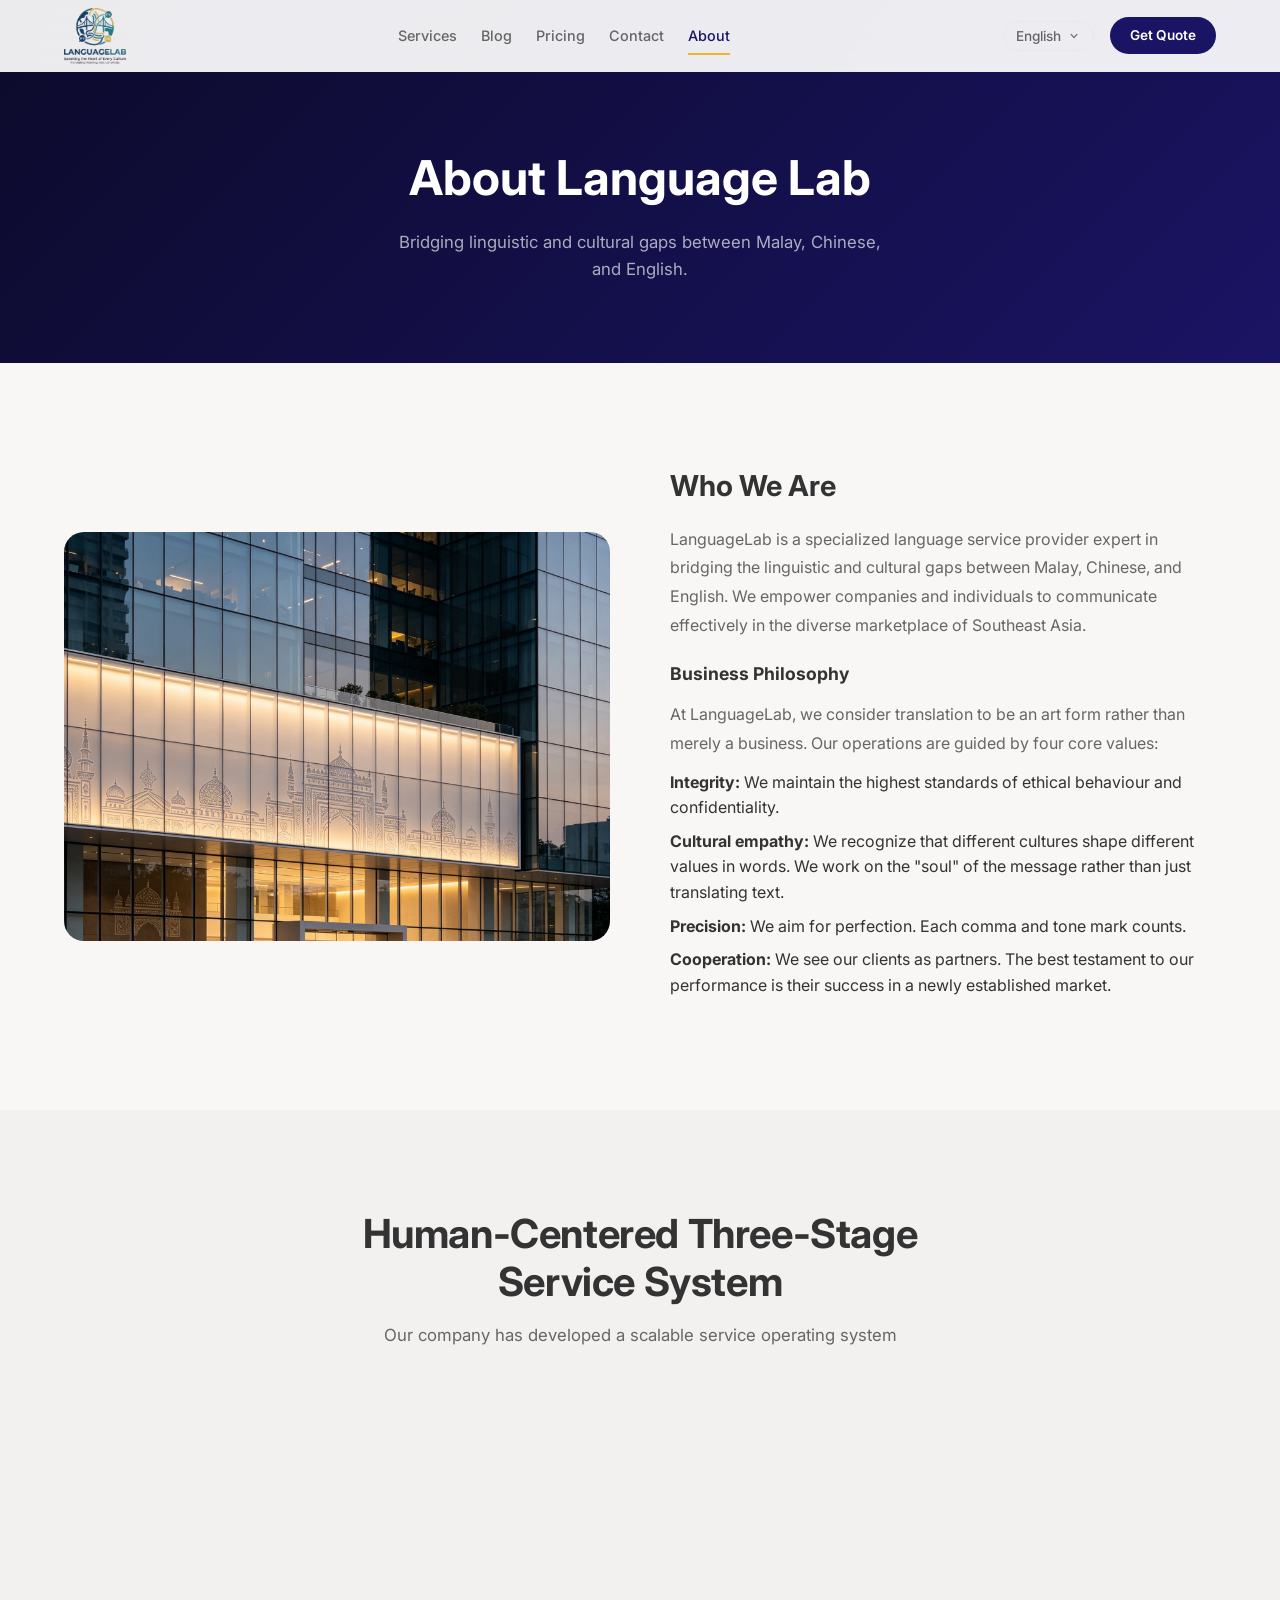
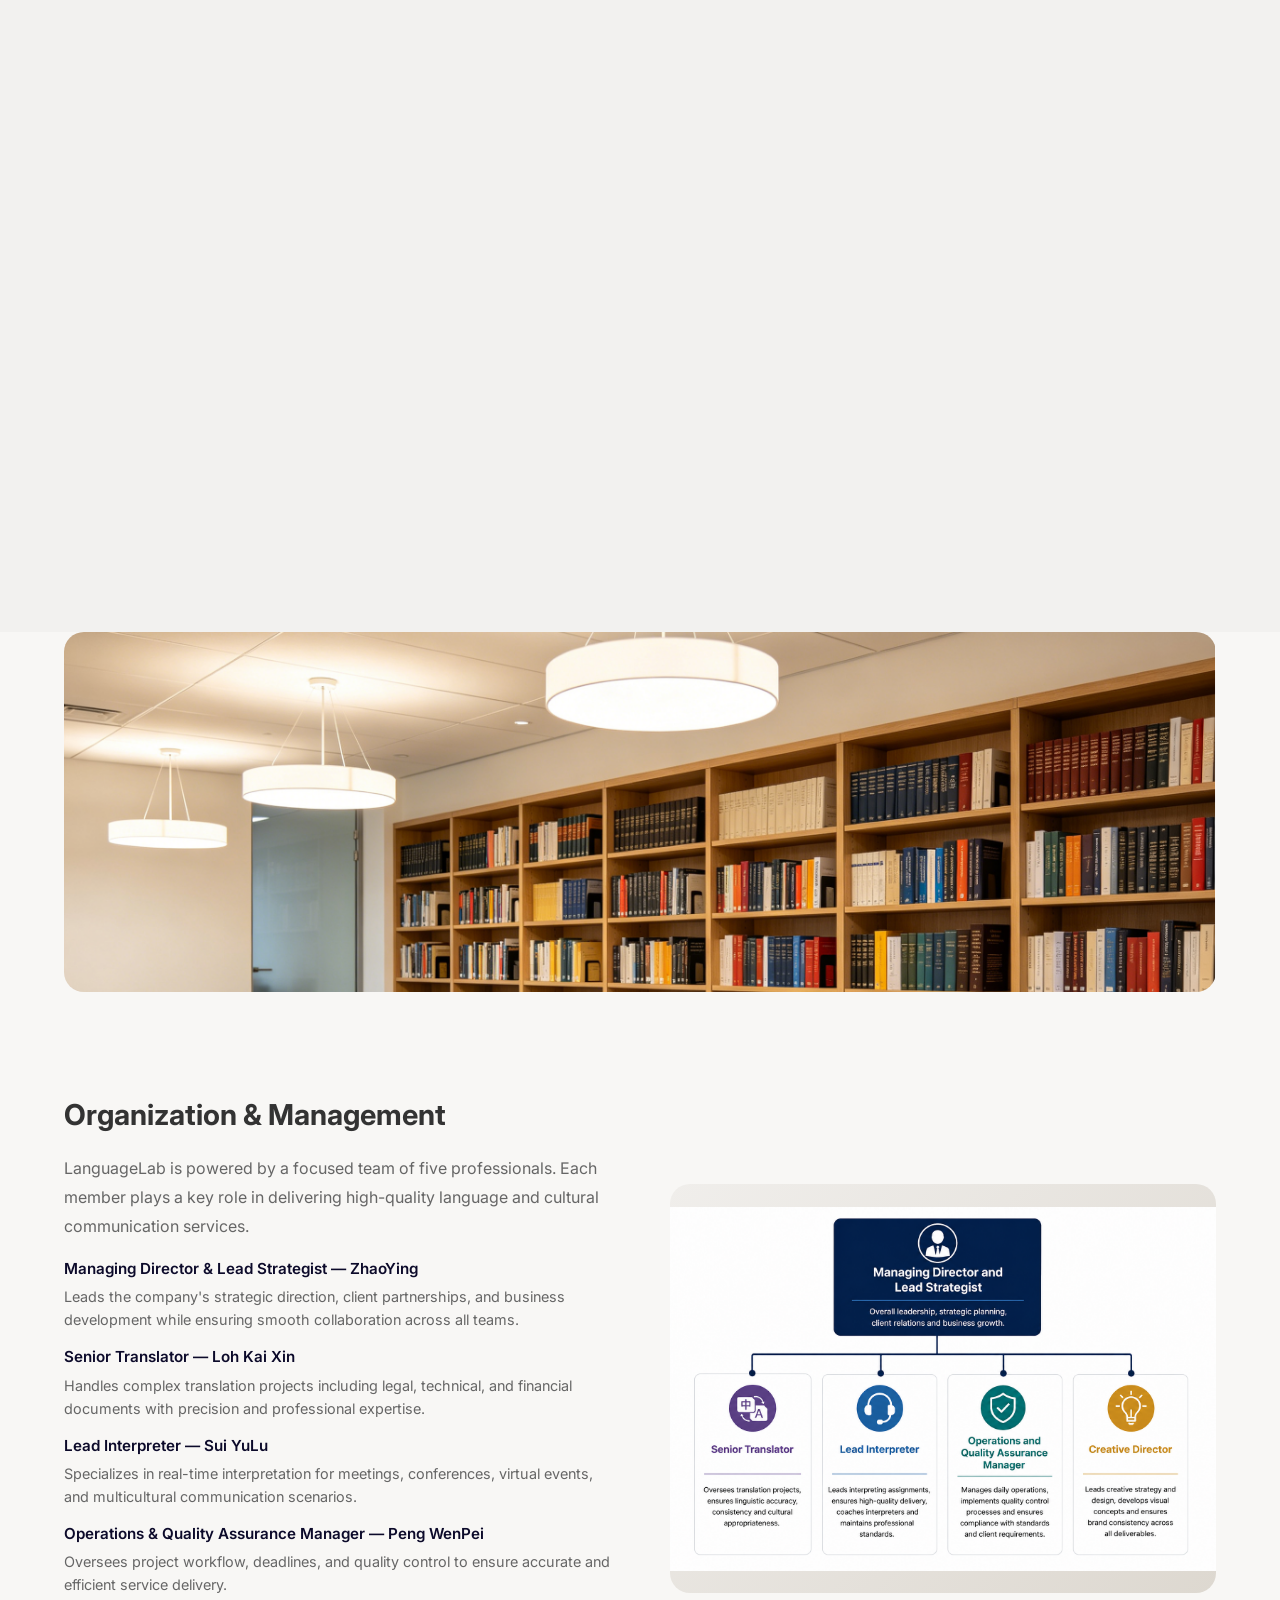
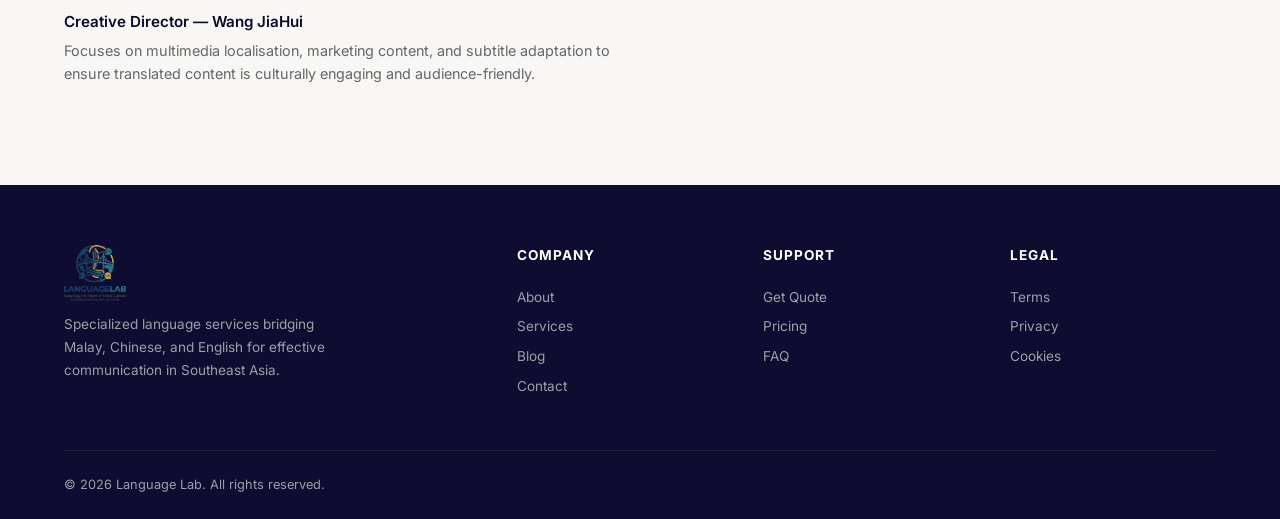
<file: about.html>
﻿<!DOCTYPE html>
<html lang="en">
<head>
    <meta charset="UTF-8">
    <meta name="viewport" content="width=device-width, initial-scale=1.0">
    <title data-i18n="about_page_title">About Us | Language Lab</title>
    <meta name="description" data-i18n-attr="content" data-i18n="about_meta_desc" content="Learn about Language Lab — a specialized language service provider bridging Malay, Chinese, and English.">

    <script>if(window!==window.top)document.documentElement.classList.add('in-iframe')</script>
    <link rel="preconnect" href="https://fonts.googleapis.com">
    <link rel="preconnect" href="https://fonts.gstatic.com" crossorigin>
    <link href="https://fonts.googleapis.com/css2?family=Inter:wght@300;400;500;600;700;800&family=Noto+Sans+JP:wght@300;400;500;700&family=Noto+Sans+SC:wght@300;400;500;700;900&family=Source+Serif+4:wght@400;500;600;700&display=swap" rel="stylesheet">

    <link rel="stylesheet" href="css/style.css?v=7">
</head>
<body>

    <!-- Header -->
    <header class="site-header">
        <div class="header-inner">
            <a href="index.html" class="logo"><img src="images/logo.png" alt="LanguageLab"></a>

            <nav class="nav-menu">
                <a href="index.html#services" data-i18n="nav_services">Services</a>
                <a href="index.html#blog" data-i18n="nav_blog">Blog</a>
                <a href="index.html#pricing" data-i18n="nav_pricing">Pricing</a>
                <a href="index.html#contact" data-i18n="nav_contact">Contact</a>
                <a href="about.html" class="active" data-i18n="nav_about">About</a>
            </nav>

            <div class="nav-right">
                <div class="lang-switcher">
                    <button class="lang-btn" aria-label="Switch Language">
                        <span id="current-lang-label">English</span>
                        <svg viewBox="0 0 20 20" fill="currentColor" width="16" height="16"><path d="M5.23 7.21a.75.75 0 011.06.02L10 11.168l3.71-3.938a.75.75 0 111.08 1.04l-4.25 4.5a.75.75 0 01-1.08 0l-4.25-4.5a.75.75 0 01.02-1.06z"/></svg>
                    </button>
                    <div class="lang-dropdown">
                        <a href="#" data-lang="zh">简体中文</a>
                        <a href="#" data-lang="en" class="active">English</a>
                        <a href="#" data-lang="ms">Bahasa Melayu</a>
                        <a href="#" data-lang="ja">日本語</a>
                    </div>
                </div>

                <a href="index.html#pricing" class="btn-cta-nav" data-i18n="nav_get_quote">Get Quote</a>

                <button class="mobile-toggle" aria-label="Toggle menu">
                    <span></span>
                    <span></span>
                    <span></span>
                </button>
            </div>
        </div>

        <div class="mobile-menu">
            <a href="index.html#services" data-i18n="nav_services">Services</a>
            <a href="index.html#blog" data-i18n="nav_blog">Blog</a>
            <a href="index.html#pricing" data-i18n="nav_pricing">Pricing</a>
            <a href="index.html#contact" data-i18n="nav_contact">Contact</a>
            <a href="about.html" class="active" data-i18n="nav_about">About</a>
            <a href="index.html#pricing" class="btn btn-primary" data-i18n="nav_get_quote">Get Quote</a>
        </div>
    </header>

    <main id="page-content">
    <!-- Page Hero -->
    <section class="page-hero">
        <div class="container">
            <h1 data-i18n="about_hero_title">About Language Lab</h1>
            <p data-i18n="about_hero_desc">A specialized language service provider bridging Malay, Chinese, and English for effective communication in Southeast Asia.</p>
        </div>
    </section>

    <!-- Company Introduction -->
    <section class="section">
        <div class="container">
            <div class="about-intro">
                <div class="about-img"><img src="images/about_detail_1png.png" alt="About LanguageLab"></div>
                <div class="about-text">
                    <h2 data-i18n="about_intro_title">Who We Are</h2>
                    <p data-i18n="about_intro_p1">LanguageLab is a specialized language service provider that is expert in bridging the linguistic and cultural gaps between Malay, Chinese, and English. We empower companies and individuals to communicate effectively in the diverse marketplace of Southeast Asia. We guarantee that every message is not only translated but also culturally relevant by bridging together human expertise with cutting-edge translation technology.</p>
                    <h3 style="margin-top: 20px; margin-bottom: 12px; font-size: 1.1rem;" data-i18n="about_phil_title">Business Philosophy</h3>
                    <p data-i18n="about_phil_desc">At LanguageLab, we consider translation to be an art form rather than merely a business. Our operations are guided by four core values:</p>
                    <ul style="list-style: none; padding: 0; margin: 12px 0;">
                        <li style="margin-bottom: 8px;" data-i18n-html="about_phil_v1"><strong>Integrity:</strong> We maintain the highest standards of ethical behaviour and confidentiality.</li>
                        <li style="margin-bottom: 8px;" data-i18n-html="about_phil_v2"><strong>Cultural empathy:</strong> We recognize that different cultures shape different values in words. We work on the "soul" of the message rather than just translating text.</li>
                        <li style="margin-bottom: 8px;" data-i18n-html="about_phil_v3"><strong>Precision:</strong> We aim for perfection. Each comma and tone mark counts.</li>
                        <li style="margin-bottom: 8px;" data-i18n-html="about_phil_v4"><strong>Cooperation:</strong> We see our clients as partners. The best testament to our performance is their success in a newly established market.</li>
                    </ul>
                </div>
            </div>
        </div>
    </section>

    <!-- Human-Centered Three-Stage Service System -->
    <section class="section section-alt">
        <div class="container">
            <div class="section-header">
                <h2 class="section-title" data-i18n="about_3stage_title">Human-Centered Three-Stage Service System</h2>
                <p class="section-subtitle" data-i18n="about_3stage_desc">Our company has developed a scalable service operating system</p>
            </div>

            <!-- Three Phases with numbered steps -->
            <div class="service-phases fade-up" id="phase-carousel">
                <div class="service-phase phase-pre" data-steps="0,1,2,3">
                    <div class="phase-badge" data-i18n="about_s1_badge">Stage 1</div>
                    <h3 class="phase-title" data-i18n="about_s1_title">Pre-Service Stage</h3>
                    <ul class="phase-items">
                        <li data-step="0"><span class="step-num">01</span><span data-i18n="about_s1_1">Client acquisition</span></li>
                        <li data-step="1"><span class="step-num">02</span><span data-i18n="about_s1_2">Deep requirement analysis</span></li>
                        <li data-step="2"><span class="step-num">03</span><span data-i18n="about_s1_3">Cultural and emotional tone mapping</span></li>
                        <li data-step="3"><span class="step-num">04</span><span data-i18n="about_s1_4">Industry and audience profiling</span></li>
                    </ul>
                    <div class="phase-tag"><span class="phase-tag-icon"><svg viewBox="0 0 24 24" fill="none" stroke="currentColor" stroke-width="2" stroke-linecap="round" stroke-linejoin="round"><path d="M12.22 2h-.44a2 2 0 0 0-2 2v.18a2 2 0 0 1-1 1.73l-.43.25a2 2 0 0 1-2 0l-.15-.08a2 2 0 0 0-2.73.73l-.22.38a2 2 0 0 0 .73 2.73l.15.1a2 2 0 0 1 1 1.72v.51a2 2 0 0 1-1 1.74l-.15.09a2 2 0 0 0-.73 2.73l.22.38a2 2 0 0 0 2.73.73l.15-.08a2 2 0 0 1 2 0l.43.25a2 2 0 0 1 1 1.73V20a2 2 0 0 0 2 2h.44a2 2 0 0 0 2-2v-.18a2 2 0 0 1 1-1.73l.43-.25a2 2 0 0 1 2 0l.15.08a2 2 0 0 0 2.73-.73l.22-.39a2 2 0 0 0-.73-2.73l-.15-.08a2 2 0 0 1-1-1.74v-.5a2 2 0 0 1 1-1.74l.15-.09a2 2 0 0 0 .73-2.73l-.22-.38a2 2 0 0 0-2.73-.73l-.15.08a2 2 0 0 1-2 0l-.43-.25a2 2 0 0 1-1-1.73V4a2 2 0 0 0-2-2z"/><circle cx="12" cy="12" r="3"/></svg></span> <span data-i18n="about_s1_tag">Precision matching system</span></div>
                </div>

                <div class="phase-arrow fade-up d1">
                    <svg viewBox="0 0 24 24" width="28" height="28" fill="none" stroke="currentColor" stroke-width="2"><path d="M5 12h14M13 6l6 6-6 6"/></svg>
                </div>

                <div class="service-phase phase-mid" data-steps="4,5,6,7">
                    <div class="phase-badge" data-i18n="about_s2_badge">Stage 2</div>
                    <h3 class="phase-title" data-i18n="about_s2_title">Mid-Service Stage</h3>
                    <ul class="phase-items">
                        <li data-step="4"><span class="step-num">05</span><span data-i18n="about_s2_1">Professional translation execution</span></li>
                        <li data-step="5"><span class="step-num">06</span><span data-i18n="about_s2_2">Cultural adaptation</span></li>
                        <li data-step="6"><span class="step-num">07</span><span data-i18n="about_s2_3">Emotional and contextual refinement</span></li>
                        <li data-step="7"><span class="step-num">08</span><span data-i18n="about_s2_4">Cross-cultural alignment</span></li>
                    </ul>
                    <div class="phase-tag"><span class="phase-tag-icon"><svg viewBox="0 0 24 24" fill="none" stroke="currentColor" stroke-width="2" stroke-linecap="round" stroke-linejoin="round"><polygon points="12 2 15.09 8.26 22 9.27 17 14.14 18.18 21.02 12 17.77 5.82 21.02 7 14.14 2 9.27 8.91 8.26 12 2"/></svg></span> <span data-i18n="about_s2_tag">High-fidelity delivery system</span></div>
                </div>

                <div class="phase-arrow fade-up d2">
                    <svg viewBox="0 0 24 24" width="28" height="28" fill="none" stroke="currentColor" stroke-width="2"><path d="M5 12h14M13 6l6 6-6 6"/></svg>
                </div>

                <div class="service-phase phase-post" data-steps="8,9,10,11">
                    <div class="phase-badge" data-i18n="about_s3_badge">Stage 3</div>
                    <h3 class="phase-title" data-i18n="about_s3_title">Post-Service Stage</h3>
                    <ul class="phase-items">
                        <li data-step="8"><span class="step-num">09</span><span data-i18n="about_s3_1">Client feedback evaluation</span></li>
                        <li data-step="9"><span class="step-num">10</span><span data-i18n="about_s3_2">Satisfaction tracking</span></li>
                        <li data-step="10"><span class="step-num">11</span><span data-i18n="about_s3_3">Long-term relationship management</span></li>
                        <li data-step="11"><span class="step-num">12</span><span data-i18n="about_s3_4">Referral and reward mechanism</span></li>
                    </ul>
                    <div class="phase-tag"><span class="phase-tag-icon"><svg viewBox="0 0 24 24" fill="none" stroke="currentColor" stroke-width="2" stroke-linecap="round" stroke-linejoin="round"><path d="M19 14c1.49-1.46 3-3.21 3-5.5A5.5 5.5 0 0 0 16.5 3c-1.76 0-3 .5-4.5 2-1.5-1.5-2.74-2-4.5-2A5.5 5.5 0 0 0 2 8.5c0 2.3 1.5 4.05 3 5.5l7 7Z"/></svg></span> <span data-i18n="about_s3_tag">Customer lifecycle system</span></div>
                </div>
            </div>

            <!-- Delivery & Service Workflow -->
            <div class="delivery-workflow fade-up d3">
                <h3 class="workflow-heading" data-i18n="about_wf_title">Delivery &amp; Service Workflow</h3>
                <div class="workflow-pipeline">
                    <div class="wf-step" data-wf="0,1"><span class="wf-num">01</span><span class="wf-label" data-i18n="about_wf_1">Requirement Consultation</span></div>
                    <div class="wf-connector"></div>
                    <div class="wf-step" data-wf="2,3"><span class="wf-num">02</span><span class="wf-label" data-i18n="about_wf_2">Emotional and cultural analysis</span></div>
                    <div class="wf-connector"></div>
                    <div class="wf-step" data-wf="4,5"><span class="wf-num">03</span><span class="wf-label" data-i18n="about_wf_3">Professional translation</span></div>
                    <div class="wf-connector"></div>
                    <div class="wf-step" data-wf="6"><span class="wf-num">04</span><span class="wf-label" data-i18n="about_wf_4">Humanistic refinement</span></div>
                    <div class="wf-connector"></div>
                    <div class="wf-step" data-wf="7"><span class="wf-num">05</span><span class="wf-label" data-i18n="about_wf_5">Proofreading and editorial review</span></div>
                    <div class="wf-connector"></div>
                    <div class="wf-step" data-wf="8"><span class="wf-num">06</span><span class="wf-label" data-i18n="about_wf_6">Final delivery</span></div>
                    <div class="wf-connector"></div>
                    <div class="wf-step" data-wf="9,10,11"><span class="wf-num">07</span><span class="wf-label" data-i18n="about_wf_7">Post-delivery optimization</span></div>
                </div>
            </div>

            <!-- Carousel script -->
            <script>
            (function(){
                var TOTAL = 12, INTERVAL = 1400, current = -1, timer;
                var allLi = document.querySelectorAll('#phase-carousel .phase-items li[data-step]');
                var cards = document.querySelectorAll('#phase-carousel .service-phase');
                var wfSteps = document.querySelectorAll('.delivery-workflow .wf-step[data-wf]');

                function activate(idx) {
                    allLi.forEach(function(li){ li.classList.remove('step-active'); });
                    cards.forEach(function(c){ c.classList.remove('phase-active'); });
                    wfSteps.forEach(function(w){ w.classList.remove('wf-active'); });

                    var li = document.querySelector('li[data-step="'+idx+'"]');
                    if (li) {
                        li.classList.add('step-active');
                        li.closest('.service-phase').classList.add('phase-active');
                    }
                    wfSteps.forEach(function(w){
                        var ids = w.getAttribute('data-wf').split(',');
                        if (ids.indexOf(String(idx)) !== -1) w.classList.add('wf-active');
                    });
                }

                function next() { current = (current + 1) % TOTAL; activate(current); }

                function start() { if (!timer) { next(); timer = setInterval(next, INTERVAL); } }
                function stop() { clearInterval(timer); timer = null; }

                var section = document.querySelector('#phase-carousel');
                if (!section) return;
                var observer = new IntersectionObserver(function(entries){
                    entries.forEach(function(e){ e.isIntersecting ? start() : stop(); });
                }, { threshold: 0.3 });
                observer.observe(section);

                /* carousel keeps running on mouse hover */
            })();
            </script>
        </div>
    </section>

    <!-- Visual Break -->
    <section class="section about-visual-break">
        <div class="container">
            <div class="about-banner-img">
                <img src="images/about_detail_2.png" alt="LanguageLab Team">
            </div>
        </div>
    </section>

    <!-- Company Structure -->
    <section class="section">
        <div class="container">
            <div class="org-section">
                <div class="about-text">
                    <h2 data-i18n="org_title">Organization & Management</h2>
                    <p data-i18n="org_p1">LanguageLab is powered by a focused team of five professionals. Each member plays a key role in delivering high-quality language and cultural communication services.</p>
                    <dl class="org-team">
                        <dt data-i18n="org_m1_role">Managing Director & Lead Strategist — ZhaoYing</dt>
                        <dd data-i18n="org_m1_desc">Leads the company's strategic direction, client partnerships, and business development while ensuring smooth collaboration across all teams.</dd>
                        <dt data-i18n="org_m2_role">Senior Translator — Loh Kai Xin</dt>
                        <dd data-i18n="org_m2_desc">Handles complex translation projects including legal, technical, and financial documents with precision and professional expertise.</dd>
                        <dt data-i18n="org_m3_role">Lead Interpreter — Sui YuLu</dt>
                        <dd data-i18n="org_m3_desc">Specializes in real-time interpretation for meetings, conferences, virtual events, and multicultural communication scenarios.</dd>
                        <dt data-i18n="org_m4_role">Operations & Quality Assurance Manager — Peng WenPei</dt>
                        <dd data-i18n="org_m4_desc">Oversees project workflow, deadlines, and quality control to ensure accurate and efficient service delivery.</dd>
                        <dt data-i18n="org_m5_role">Creative Director — Wang JiaHui</dt>
                        <dd data-i18n="org_m5_desc">Focuses on multimedia localisation, marketing content, and subtitle adaptation to ensure translated content is culturally engaging and audience-friendly.</dd>
                    </dl>
                </div>
                <div class="org-img"><img src="images/Company Structure.png" alt="Company Structure"></div>
            </div>
        </div>
    </section>

    </main>

    <!-- Footer -->
    <footer class="site-footer">
        <div class="container">
            <div class="footer-grid">
                <div class="footer-brand">
                    <div class="logo"><img src="images/logo.png" alt="LanguageLab"></div>
                    <p data-i18n="footer_brand_desc">Specialized language services bridging Malay, Chinese, and English for effective communication in Southeast Asia.</p>
                </div>
                <div class="footer-col">
                    <h4 data-i18n="footer_company">Company</h4>
                    <a href="about.html" data-i18n="nav_about">About</a>
                    <a href="index.html#services" data-i18n="nav_services">Services</a>
                    <a href="index.html#blog" data-i18n="nav_blog">Blog</a>
                    <a href="index.html#contact" data-i18n="nav_contact">Contact</a>
                </div>
                <div class="footer-col">
                    <h4 data-i18n="footer_support">Support</h4>
                    <a href="index.html#pricing" data-i18n="nav_get_quote">Get Quote</a>
                    <a href="index.html#pricing" data-i18n="nav_pricing">Pricing</a>
                    <a href="#" data-i18n="nav_faq">FAQ</a>
                </div>
                <div class="footer-col">
                    <h4 data-i18n="footer_legal">Legal</h4>
                    <a href="#" data-i18n="footer_terms">Terms &amp; Conditions</a>
                    <a href="#" data-i18n="footer_privacy">Privacy Policy</a>
                    <a href="#" data-i18n="footer_cookie">Cookie Policy</a>
                </div>
            </div>
            <div class="footer-bottom">
                <span data-i18n="footer_copy">&copy; 2026 Language Lab. All rights reserved.</span>
            </div>
        </div>
    </footer>

    <!-- Scroll to Top -->
    <button class="scroll-top" aria-label="Scroll to top">&#8593;</button>

    <script src="js/i18n.js?v=7"></script>
    <script src="js/main.js?v=7"></script>
</body>
</html>
</file>
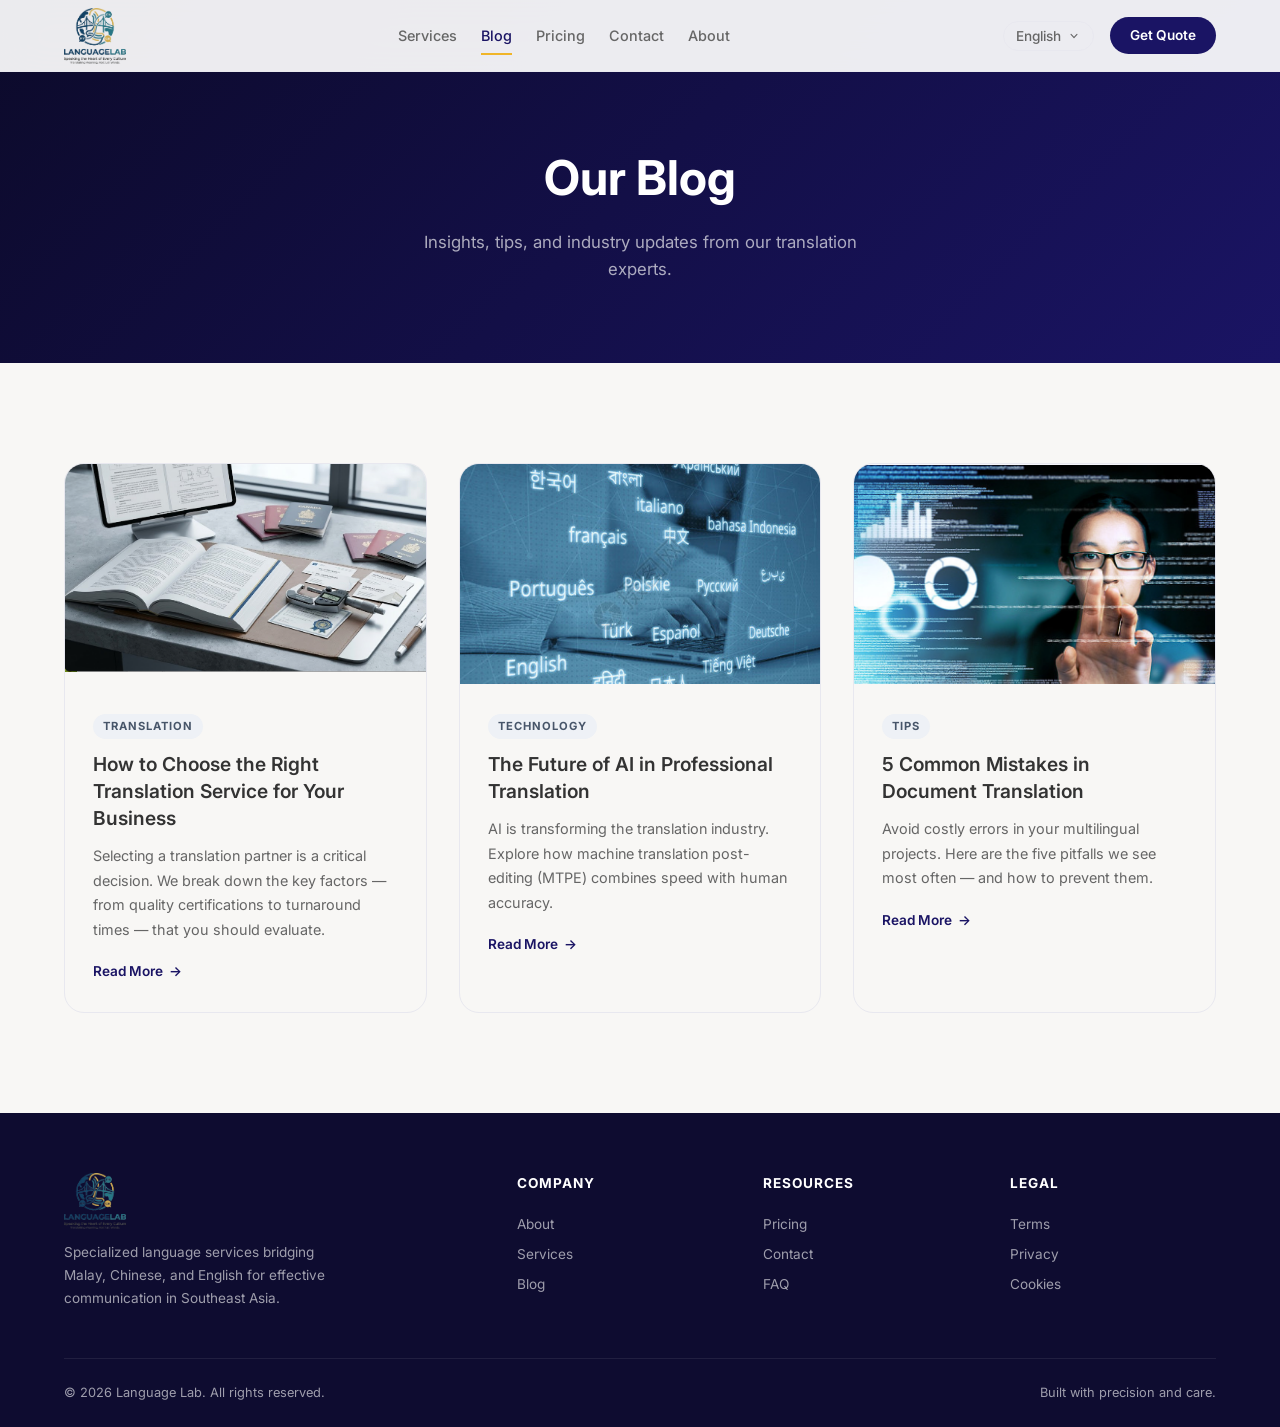
<file: blog.html>
<!DOCTYPE html>
<html lang="en">
<head>
    <meta charset="UTF-8">
    <meta name="viewport" content="width=device-width, initial-scale=1.0">
    <title data-i18n="blog_page_title">Blog | PTSGI — Professional Translation Services</title>

    <script>if(window!==window.top)document.documentElement.classList.add('in-iframe')</script>
    <link rel="preconnect" href="https://fonts.googleapis.com">
    <link rel="preconnect" href="https://fonts.gstatic.com" crossorigin>
    <link href="https://fonts.googleapis.com/css2?family=Inter:wght@300;400;500;600;700;800&family=Noto+Sans+JP:wght@300;400;500;700&family=Noto+Sans+SC:wght@300;400;500;700;900&family=Source+Serif+4:wght@400;500;600;700&display=swap" rel="stylesheet">

    <link rel="stylesheet" href="css/style.css?v=7">
</head>
<body>

    <!-- Header -->
    <header class="site-header">
        <div class="header-inner">
            <a href="index.html" class="logo"><img src="images/logo.png" alt="LanguageLab"></a>

            <nav class="nav-menu">
                <a href="index.html#services" data-i18n="nav_services">Services</a>
                <a href="index.html#blog" class="active" data-i18n="nav_blog">Blog</a>
                <a href="index.html#pricing" data-i18n="nav_pricing">Pricing</a>
                <a href="index.html#contact" data-i18n="nav_contact">Contact</a>
                <a href="about.html" data-i18n="nav_about">About</a>
            </nav>

            <div class="nav-right">
                <div class="lang-switcher">
                    <button class="lang-btn" aria-label="Switch Language">
                        <span id="current-lang-label">English</span>
                        <svg viewBox="0 0 20 20" fill="currentColor" width="16" height="16"><path d="M5.23 7.21a.75.75 0 011.06.02L10 11.168l3.71-3.938a.75.75 0 111.08 1.04l-4.25 4.5a.75.75 0 01-1.08 0l-4.25-4.5a.75.75 0 01.02-1.06z"/></svg>
                    </button>
                    <div class="lang-dropdown">
                        <a href="#" data-lang="zh">简体中文</a>
                        <a href="#" data-lang="en" class="active">English</a>
                        <a href="#" data-lang="ms">Bahasa Melayu</a>
                        <a href="#" data-lang="ja">日本語</a>
                    </div>
                </div>
                <a href="index.html#contact" class="btn-cta-nav" data-i18n="nav_quote">Get Quote</a>
            </div>

            <button class="mobile-toggle" aria-label="Toggle menu">
                <span></span>
                <span></span>
                <span></span>
            </button>
        </div>
    </header>

    <!-- Mobile Menu -->
    <div class="mobile-menu">
        <a href="index.html#services" data-i18n="nav_services">Services</a>
        <a href="index.html#blog" class="active" data-i18n="nav_blog">Blog</a>
        <a href="index.html#pricing" data-i18n="nav_pricing">Pricing</a>
        <a href="index.html#contact" data-i18n="nav_contact">Contact</a>
        <a href="about.html" data-i18n="nav_about">About</a>
        <a href="index.html#contact" class="btn btn-primary" data-i18n="nav_quote">Get Quote</a>
    </div>

    <main id="page-content">
    <!-- Page Hero -->
    <section class="page-hero">
        <div class="container">
            <h1 data-i18n="blog_hero_title">Our Blog</h1>
            <p data-i18n="blog_hero_desc">Insights, tips, and industry updates from our translation experts</p>
        </div>
    </section>

    <!-- Blog Articles -->
    <section class="section">
        <div class="container">
            <div class="blog-full-grid">

                <!-- Article 1 -->
                <div class="blog-full-card">
                    <div class="blog-full-img">
                        <img src="images/blog1.png" alt="Blog">
                    </div>
                    <div class="blog-full-body">
                        <span class="blog-tag" data-i18n="blog_tag_trans">Translation</span>
                        <h2 data-i18n="blog_1_title">How to Choose the Right Translation Service</h2>
                        <p class="excerpt" data-i18n="blog_1_excerpt">Choosing the right translation service is critical for businesses expanding into international markets. The quality of your translations directly impacts brand perception, legal compliance, and customer trust. In this guide, we walk you through the essential factors to consider when selecting a professional translation partner.</p>
                        <a href="javascript:void(0)" class="read-more"><span data-i18n="blog_readmore">Read More</span> →</a>
                    </div>
                    <div class="blog-expand">
                        <div class="blog-expand-inner" data-i18n-html="blog_1_full">
                            <p>When evaluating translation services, the first factor to consider is the provider's expertise in your specific industry. A company that specializes in legal, medical, or technical translations will have access to subject-matter experts and specialized glossaries that ensure accuracy and consistency across all your documents.</p>
                            <p>Quality indicators are equally important. Look for providers with ISO 17100 certification, which guarantees a standardized translation workflow including translation, revision, and review by qualified linguists. Additionally, inquire about their quality assurance process — reputable companies employ multiple rounds of proofreading and leverage translation memory tools to maintain terminology consistency.</p>
                            <p>Pricing models vary widely across the industry. Some providers charge per word, others per page or per hour. Be cautious of unusually low rates, as they often indicate the use of unqualified translators or excessive reliance on machine translation without proper human review. A transparent pricing structure with no hidden fees is a hallmark of a trustworthy partner.</p>
                            <p>Finally, consider turnaround time, customer support responsiveness, and data security practices. The best translation companies offer dedicated project managers, secure file transfer protocols, and clear confidentiality agreements to protect your sensitive information throughout the entire process.</p>
                        </div>
                    </div>
                </div>

                <!-- Article 2 -->
                <div class="blog-full-card">
                    <div class="blog-full-img">
                        <img src="images/blog2.jpg" alt="Blog">
                    </div>
                    <div class="blog-full-body">
                        <span class="blog-tag" data-i18n="blog_tag_tech">Technology</span>
                        <h2 data-i18n="blog_2_title">The Future of AI in Professional Translation</h2>
                        <p class="excerpt" data-i18n="blog_2_excerpt">Artificial intelligence is rapidly transforming the translation industry. From neural machine translation to AI-powered quality assurance, technology is reshaping how language professionals work. But does AI mean the end of human translators? We explore the evolving landscape and what it means for the future.</p>
                        <a href="javascript:void(0)" class="read-more"><span data-i18n="blog_readmore">Read More</span> →</a>
                    </div>
                    <div class="blog-expand">
                        <div class="blog-expand-inner" data-i18n-html="blog_2_full">
                            <p>Neural machine translation (NMT) has made remarkable strides in recent years. Systems like Google Translate and DeepL now produce output that is far more fluent than the statistical models of the past. However, even the most advanced AI still struggles with context, cultural nuance, idiomatic expressions, and domain-specific terminology — areas where human expertise remains indispensable.</p>
                            <p>Machine Translation Post-Editing (MTPE) has emerged as a practical middle ground. In this workflow, AI generates a first draft that is then refined by professional human translators. This approach can reduce turnaround times by 30–50% while maintaining the quality standards that clients expect. MTPE is particularly effective for large-volume content with repetitive phrasing, such as product descriptions or technical manuals.</p>
                            <p>Looking ahead, the most exciting developments lie in AI-assisted tools that augment human capabilities rather than replace them. Real-time terminology suggestions, automated consistency checks, and predictive translation memory systems help linguists work faster and more accurately. The future of translation is not human versus machine — it is human and machine working together.</p>
                            <p>For businesses, the key takeaway is to choose translation partners who embrace technology strategically. The best providers combine cutting-edge AI tools with rigorous human oversight, delivering translations that are both efficient and culturally resonant across every target market.</p>
                        </div>
                    </div>
                </div>

                <!-- Article 3 -->
                <div class="blog-full-card">
                    <div class="blog-full-img">
                        <img src="images/blog3.png" alt="Blog">
                    </div>
                    <div class="blog-full-body">
                        <span class="blog-tag" data-i18n="blog_tag_tips">Tips</span>
                        <h2 data-i18n="blog_3_title">5 Common Mistakes in Document Translation</h2>
                        <p class="excerpt" data-i18n="blog_3_excerpt">Even experienced organizations can fall into common translation pitfalls that compromise quality and credibility. From ignoring cultural context to skipping the review process, these mistakes can have serious consequences. Learn what to avoid so your translated documents make the right impression every time.</p>
                        <a href="javascript:void(0)" class="read-more"><span data-i18n="blog_readmore">Read More</span> →</a>
                    </div>
                    <div class="blog-expand">
                        <div class="blog-expand-inner" data-i18n-html="blog_3_full">
                            <p><strong>1. Literal Translation Without Cultural Adaptation:</strong> Translating word-for-word without considering cultural context is one of the most frequent errors. Idioms, humor, and marketing slogans rarely transfer directly between languages. A professional translator localizes content so it resonates naturally with the target audience while preserving the original intent.</p>
                            <p><strong>2. Inconsistent Terminology:</strong> Using different terms for the same concept throughout a document confuses readers and undermines professionalism. This is especially critical in technical, legal, and medical fields. Maintaining a centralized glossary and leveraging translation memory tools ensures consistency across all materials.</p>
                            <p><strong>3. Neglecting Formatting and Layout:</strong> Text expansion and contraction vary by language — German text can be 30% longer than English, while Chinese is often more compact. Failing to account for these differences leads to broken layouts, truncated text, and unprofessional-looking documents. Always plan for formatting adjustments during the translation process.</p>
                            <p><strong>4. Skipping the Review Step:</strong> A single translator, no matter how skilled, can overlook errors. Every professional translation workflow should include at least one independent review by a second linguist. This catch-and-correct step dramatically reduces errors in grammar, terminology, and style.</p>
                        </div>
                    </div>
                </div>

            </div>
        </div>
    </section>

    </main>

    <!-- Footer -->
    <footer class="site-footer">
        <div class="container">
            <div class="footer-grid">
                <div class="footer-brand">
                    <div class="logo"><img src="images/logo.png" alt="LanguageLab"></div>
                    <p data-i18n="footer_desc">Asia's leading multilingual services company, delivering world-class translation solutions backed by 50+ years of experience.</p>
                </div>
                <div class="footer-col">
                    <h4 data-i18n="footer_company">Company</h4>
                    <a href="about.html" data-i18n="nav_about">About</a>
                    <a href="index.html#services" data-i18n="nav_services">Services</a>
                    <a href="index.html#blog" data-i18n="nav_blog">Blog</a>
                </div>
                <div class="footer-col">
                    <h4 data-i18n="footer_resources">Resources</h4>
                    <a href="index.html#pricing" data-i18n="nav_pricing">Pricing</a>
                    <a href="index.html#contact" data-i18n="nav_contact">Contact</a>
                    <a href="index.html#faq" data-i18n="nav_faq">FAQ</a>
                </div>
                <div class="footer-col">
                    <h4 data-i18n="footer_legal">Legal</h4>
                    <a href="#" data-i18n="footer_terms">Terms &amp; Conditions</a>
                    <a href="#" data-i18n="footer_privacy">Privacy Policy</a>
                    <a href="#" data-i18n="footer_cookie">Cookie Policy</a>
                </div>
            </div>
            <div class="footer-bottom">
                <span data-i18n="footer_copy">&copy; 2025 PTSGI, Inc. All rights reserved.</span>
                <span data-i18n="footer_built">Built with precision and care.</span>
            </div>
        </div>
    </footer>

    <!-- Scroll to Top -->
    <button class="scroll-top" aria-label="Scroll to top">↑</button>

    <script src="js/i18n.js?v=7"></script>
    <script src="js/main.js?v=7"></script>
</body>
</html>
</file>
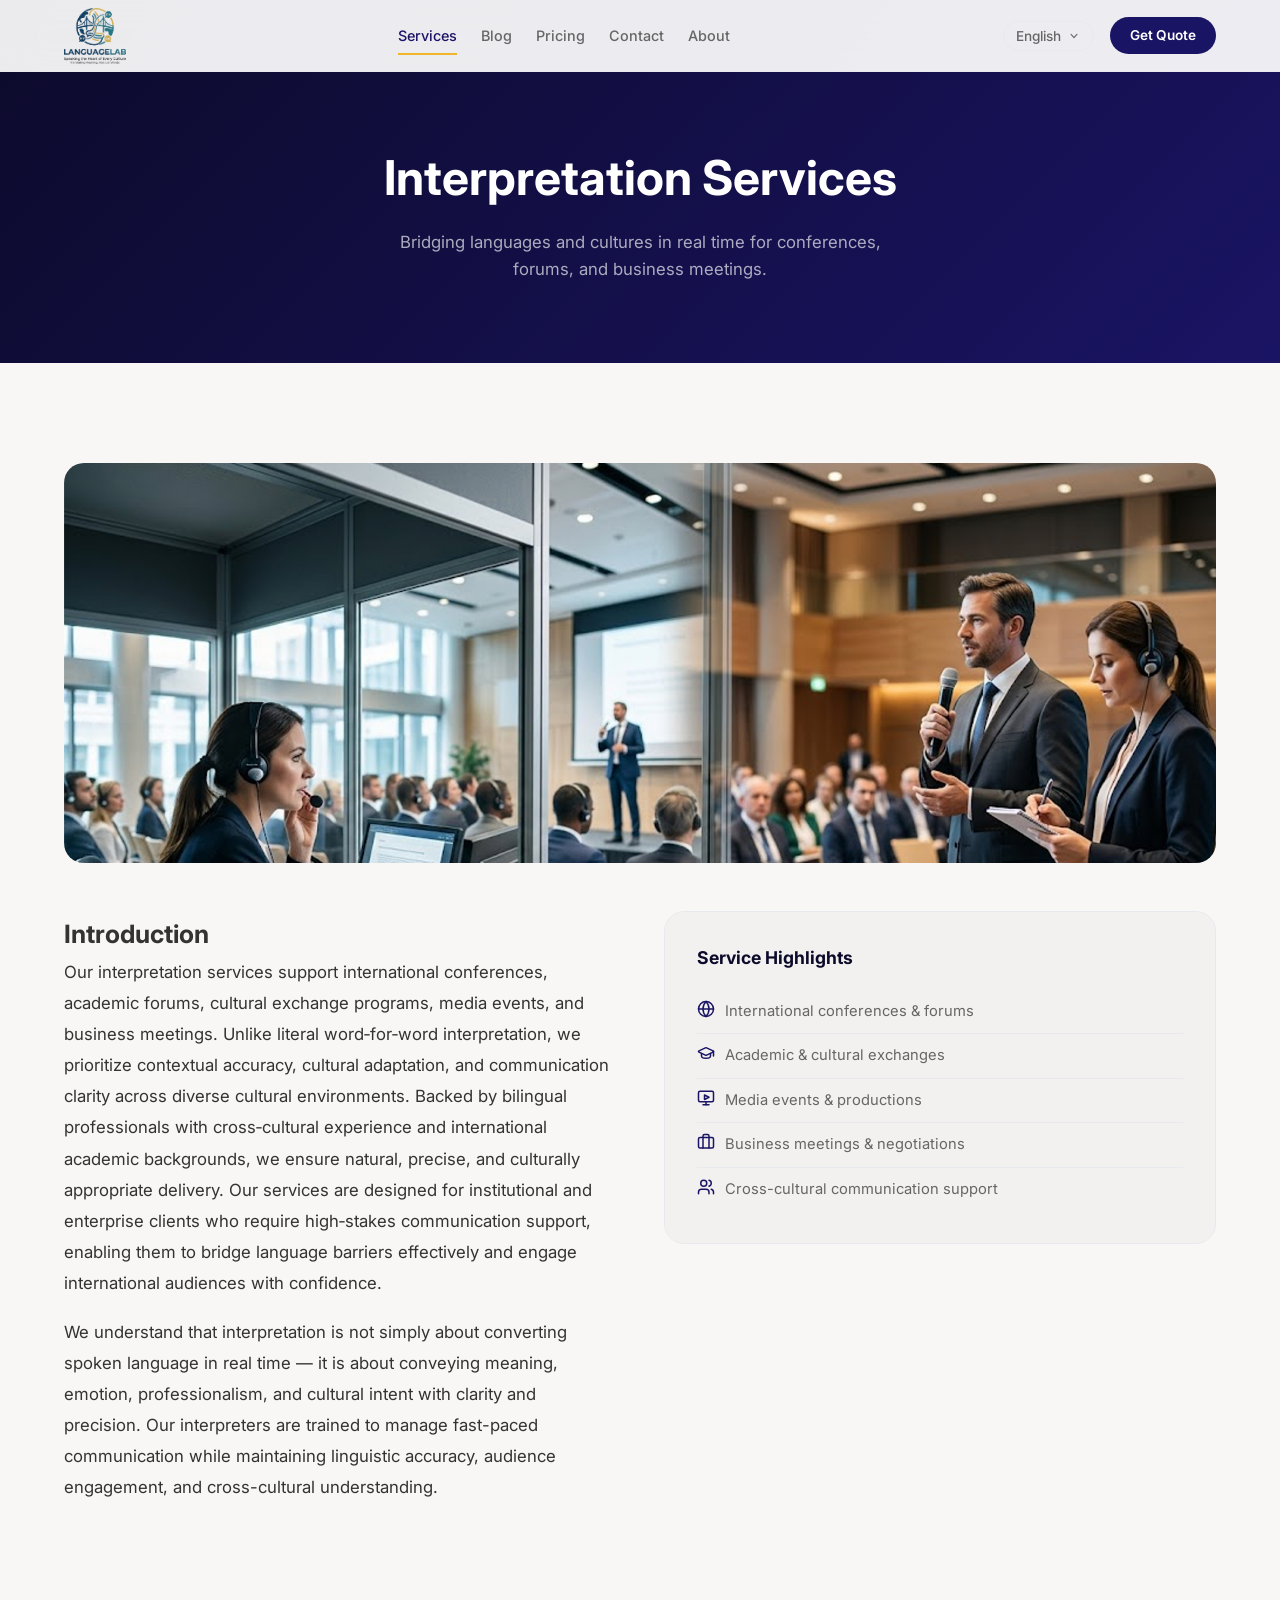
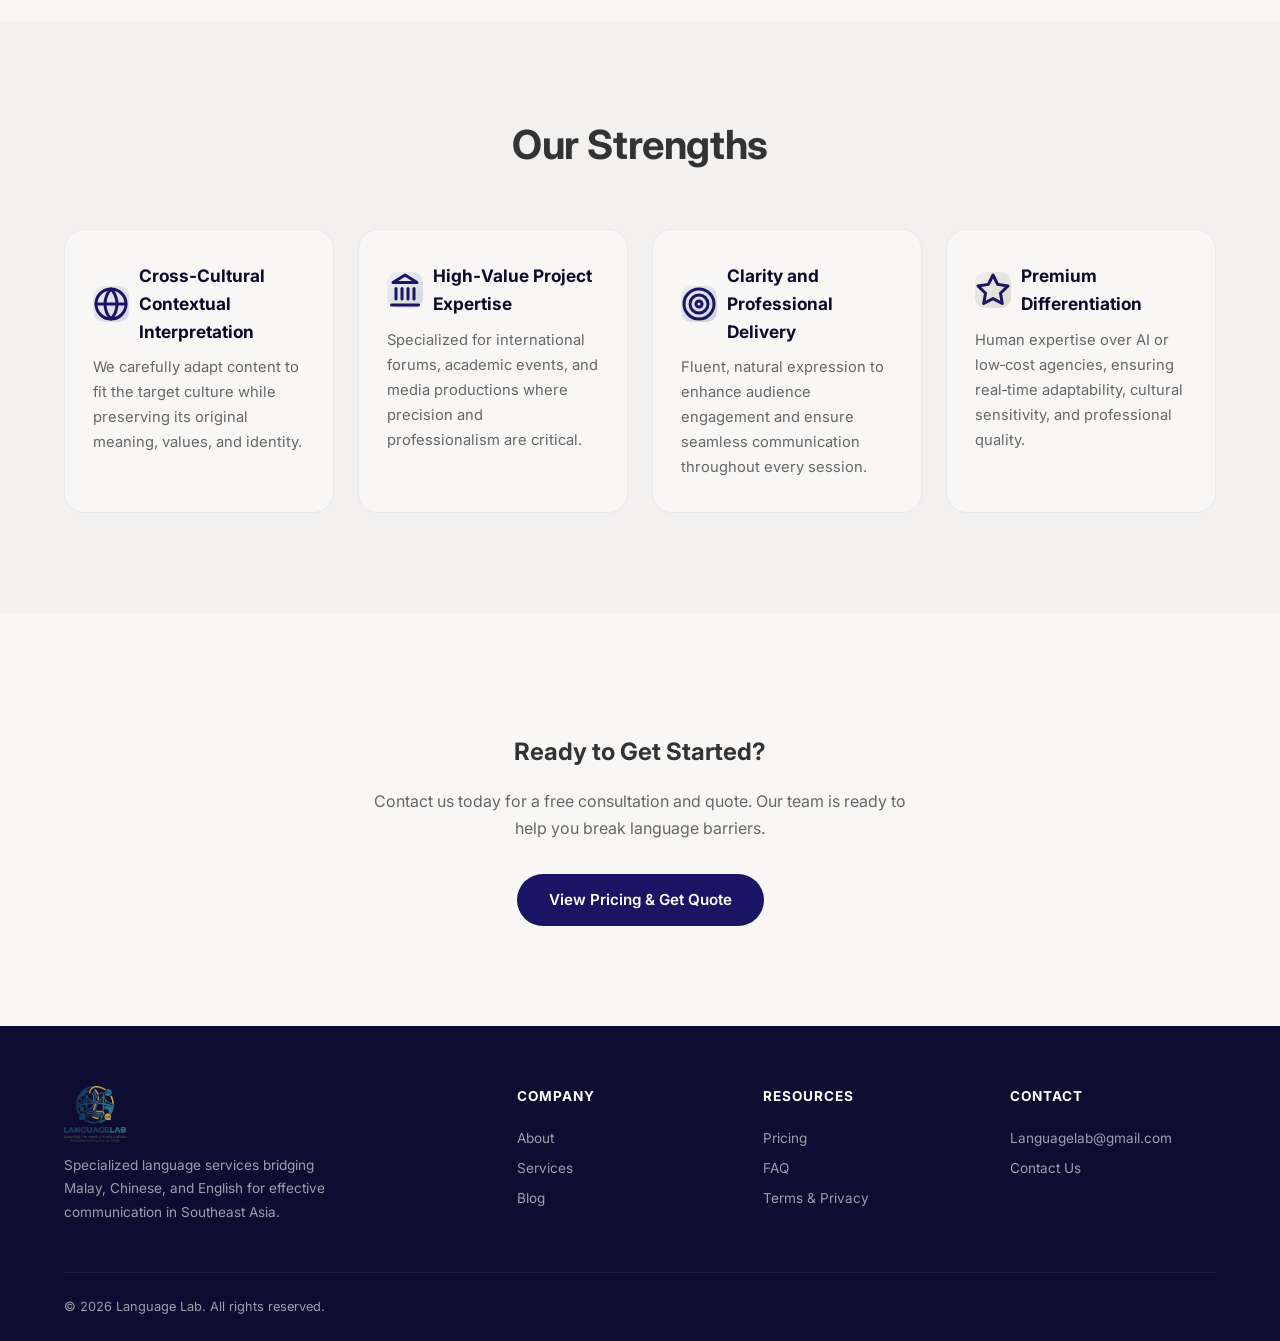
<file: service-interpretation.html>
<!DOCTYPE html>
<html lang="en">
<head>
    <meta charset="UTF-8">
    <meta name="viewport" content="width=device-width, initial-scale=1.0">
    <title>Interpretation Services | Language Lab</title>
    <meta name="description" content="Professional interpretation for international conferences, academic forums, cultural exchanges, media events, and business meetings.">
    <script>if(window!==window.top)document.documentElement.classList.add('in-iframe')</script>
    <link rel="preconnect" href="https://fonts.googleapis.com">
    <link rel="preconnect" href="https://fonts.gstatic.com" crossorigin>
    <link href="https://fonts.googleapis.com/css2?family=Inter:wght@300;400;500;600;700;800&family=Noto+Sans+JP:wght@300;400;500;700&family=Noto+Sans+SC:wght@300;400;500;700;900&family=Source+Serif+4:wght@400;500;600;700&display=swap" rel="stylesheet">
    <link rel="stylesheet" href="css/style.css?v=7">
</head>
<body>

    <header class="site-header">
        <div class="header-inner">
            <a href="index.html" class="logo"><img src="images/logo.png" alt="LanguageLab"></a>
            <nav class="nav-menu">
                <a href="index.html#services" class="active" data-i18n="nav_services">Services</a>
                <a href="index.html#blog" data-i18n="nav_blog">Blog</a>
                <a href="index.html#pricing" data-i18n="nav_pricing">Pricing</a>
                <a href="index.html#contact" data-i18n="nav_contact">Contact</a>
                <a href="about.html" data-i18n="nav_about">About</a>
            </nav>
            <div class="nav-right">
                <div class="lang-switcher">
                    <button class="lang-btn" aria-label="Switch Language">
                        <span id="current-lang-label">English</span>
                        <svg viewBox="0 0 20 20" fill="currentColor" width="16" height="16"><path d="M5.23 7.21a.75.75 0 011.06.02L10 11.168l3.71-3.938a.75.75 0 111.08 1.04l-4.25 4.5a.75.75 0 01-1.08 0l-4.25-4.5a.75.75 0 01.02-1.06z"/></svg>
                    </button>
                    <div class="lang-dropdown">
                        <a href="#" data-lang="zh">简体中文</a>
                        <a href="#" data-lang="en" class="active">English</a>
                        <a href="#" data-lang="ms">Bahasa Melayu</a>
                        <a href="#" data-lang="ja">日本語</a>
                    </div>
                </div>
                <a href="index.html#pricing" class="btn-cta-nav" data-i18n="nav_quote">Get Quote</a>
            </div>
            <button class="mobile-toggle" aria-label="Toggle menu"><span></span><span></span><span></span></button>
        </div>
    </header>

    <div class="mobile-menu">
        <a href="index.html#services" class="active" data-i18n="nav_services">Services</a>
        <a href="index.html#blog" data-i18n="nav_blog">Blog</a>
        <a href="index.html#pricing" data-i18n="nav_pricing">Pricing</a>
        <a href="index.html#contact" data-i18n="nav_contact">Contact</a>
        <a href="about.html" data-i18n="nav_about">About</a>
        <a href="index.html#pricing" class="btn btn-dark" data-i18n="nav_quote">Get Quote</a>
    </div>

    <main id="page-content">
    <section class="page-hero">
        <div class="container">
            <h1 data-i18n="sd1_hero_title"><svg viewBox="0 0 24 24" fill="none" stroke="currentColor" stroke-width="2" stroke-linecap="round" stroke-linejoin="round"><path d="M12 2a3 3 0 0 0-3 3v7a3 3 0 0 0 6 0V5a3 3 0 0 0-3-3Z"/><path d="M19 10v2a7 7 0 0 1-14 0v-2"/><line x1="12" x2="12" y1="19" y2="22"/></svg> Interpretation Services</h1>
            <p data-i18n="sd1_hero_desc">Bridging languages and cultures in real time for conferences, forums, and business meetings.</p>
        </div>
    </section>

    <section class="section">
        <div class="container">
            <!-- Banner image -->
            <div class="svc-detail-banner">
                <img src="images/Home_card1_interpretationservices.png" alt="Interpretation Services">
            </div>

            <!-- Two-column: introduction text + sidebar highlights -->
            <div class="svc-detail-content">
                <div class="svc-detail-text">
                    <h2 data-i18n="sd1_intro_title">Introduction</h2>
                    <p data-i18n="sd1_intro_p1">Our interpretation services support international conferences, academic forums, cultural exchange programs, media events, and business meetings. Unlike literal word‑for‑word interpretation, we prioritize contextual accuracy, cultural adaptation, and communication clarity across diverse cultural environments. Backed by bilingual professionals with cross‑cultural experience and international academic backgrounds, we ensure natural, precise, and culturally appropriate delivery. Our services are designed for institutional and enterprise clients who require high‑stakes communication support, enabling them to bridge language barriers effectively and engage international audiences with confidence.</p>
                    <p data-i18n="sd1_intro_p2">We understand that interpretation is not simply about converting spoken language in real time — it is about conveying meaning, emotion, professionalism, and cultural intent with clarity and precision. Our interpreters are trained to manage fast-paced communication while maintaining linguistic accuracy, audience engagement, and cross-cultural understanding.</p>
                </div>
                <aside class="svc-detail-aside">
                    <h3 data-i18n="sd1_aside_title">Service Highlights</h3>
                    <ul>
                        <li><span class="aside-icon"><svg viewBox="0 0 24 24" fill="none" stroke="currentColor" stroke-width="2" stroke-linecap="round" stroke-linejoin="round"><circle cx="12" cy="12" r="10"/><path d="M12 2a14.5 14.5 0 0 0 0 20 14.5 14.5 0 0 0 0-20"/><path d="M2 12h20"/></svg></span> <span data-i18n="sd1_aside_1">International conferences &amp; forums</span></li>
                        <li><span class="aside-icon"><svg viewBox="0 0 24 24" fill="none" stroke="currentColor" stroke-width="2" stroke-linecap="round" stroke-linejoin="round"><path d="M21.42 10.922a1 1 0 0 0-.019-1.838L12.83 5.18a2 2 0 0 0-1.66 0L2.6 9.08a1 1 0 0 0 0 1.832l8.57 3.908a2 2 0 0 0 1.66 0z"/><path d="M22 10v6"/><path d="M6 12.5V16a6 3 0 0 0 12 0v-3.5"/></svg></span> <span data-i18n="sd1_aside_2">Academic &amp; cultural exchanges</span></li>
                        <li><span class="aside-icon"><svg viewBox="0 0 24 24" fill="none" stroke="currentColor" stroke-width="2" stroke-linecap="round" stroke-linejoin="round"><rect x="2" y="3" width="20" height="14" rx="2"/><path d="M12 17v4"/><path d="M8 21h8"/><polygon points="10 8 16 11 10 14"/></svg></span> <span data-i18n="sd1_aside_3">Media events &amp; productions</span></li>
                        <li><span class="aside-icon"><svg viewBox="0 0 24 24" fill="none" stroke="currentColor" stroke-width="2" stroke-linecap="round" stroke-linejoin="round"><path d="M16 20V4a2 2 0 0 0-2-2h-4a2 2 0 0 0-2 2v16"/><rect x="2" y="6" width="20" height="14" rx="2"/></svg></span> <span data-i18n="sd1_aside_4">Business meetings &amp; negotiations</span></li>
                        <li><span class="aside-icon"><svg viewBox="0 0 24 24" fill="none" stroke="currentColor" stroke-width="2" stroke-linecap="round" stroke-linejoin="round"><path d="M16 21v-2a4 4 0 0 0-4-4H6a4 4 0 0 0-4 4v2"/><circle cx="9" cy="7" r="4"/><path d="M22 21v-2a4 4 0 0 0-3-3.87"/><path d="M16 3.13a4 4 0 0 1 0 7.75"/></svg></span> <span data-i18n="sd1_aside_5">Cross-cultural communication support</span></li>
                    </ul>
                </aside>
            </div>
        </div>
    </section>

    <section class="section section-alt">
        <div class="container">
            <div class="section-header">
                <h2 class="section-title" data-i18n="sd1_str_title">Our Strengths</h2>
            </div>
            <div class="svc-strengths-grid">
                <div class="svc-strength-card">
                    <h3><span class="strength-icon" style="background:linear-gradient(135deg,#e8edf2,#d1d9e6);"><svg viewBox="0 0 24 24" fill="none" stroke="currentColor" stroke-width="2" stroke-linecap="round" stroke-linejoin="round"><circle cx="12" cy="12" r="10"/><path d="M12 2a14.5 14.5 0 0 0 0 20 14.5 14.5 0 0 0 0-20"/><path d="M2 12h20"/></svg></span> <span data-i18n="sd1_s1_title">Cross‑Cultural Contextual Interpretation</span></h3>
                    <p data-i18n="sd1_s1_desc">We carefully adapt content to fit the target culture while preserving its original meaning, values, and identity.</p>
                </div>
                <div class="svc-strength-card">
                    <h3><span class="strength-icon" style="background:linear-gradient(135deg,#edeef3,#d5d7e0);"><svg viewBox="0 0 24 24" fill="none" stroke="currentColor" stroke-width="2" stroke-linecap="round" stroke-linejoin="round"><line x1="3" x2="21" y1="22" y2="22"/><line x1="6" x2="6" y1="18" y2="11"/><line x1="10" x2="10" y1="18" y2="11"/><line x1="14" x2="14" y1="18" y2="11"/><line x1="18" x2="18" y1="18" y2="11"/><polygon points="12 2 20 7 4 7"/></svg></span> <span data-i18n="sd1_s2_title">High‑Value Project Expertise</span></h3>
                    <p data-i18n="sd1_s2_desc">Specialized for international forums, academic events, and media productions where precision and professionalism are critical.</p>
                </div>
                <div class="svc-strength-card">
                    <h3><span class="strength-icon" style="background:linear-gradient(135deg,#e6ecef,#cdd6dc);"><svg viewBox="0 0 24 24" fill="none" stroke="currentColor" stroke-width="2" stroke-linecap="round" stroke-linejoin="round"><circle cx="12" cy="12" r="10"/><circle cx="12" cy="12" r="6"/><circle cx="12" cy="12" r="2"/></svg></span> <span data-i18n="sd1_s3_title">Clarity and Professional Delivery</span></h3>
                    <p data-i18n="sd1_s3_desc">Fluent, natural expression to enhance audience engagement and ensure seamless communication throughout every session.</p>
                </div>
                <div class="svc-strength-card">
                    <h3><span class="strength-icon" style="background:linear-gradient(135deg,#f0eeeb,#ddd8d0);"><svg viewBox="0 0 24 24" fill="none" stroke="currentColor" stroke-width="2" stroke-linecap="round" stroke-linejoin="round"><polygon points="12 2 15.09 8.26 22 9.27 17 14.14 18.18 21.02 12 17.77 5.82 21.02 7 14.14 2 9.27 8.91 8.26 12 2"/></svg></span> <span data-i18n="sd1_s4_title">Premium Differentiation</span></h3>
                    <p data-i18n="sd1_s4_desc">Human expertise over AI or low‑cost agencies, ensuring real‑time adaptability, cultural sensitivity, and professional quality.</p>
                </div>
            </div>
        </div>
    </section>

    <section class="section">
        <div class="container svc-detail-cta">
            <h2 data-i18n="sd_cta_title">Ready to Get Started?</h2>
            <p style="max-width:540px;margin:16px auto 32px;color:var(--text-light);line-height:1.7;" data-i18n="sd_cta_desc">Contact us today for a free consultation and quote. Our team is ready to help you break language barriers.</p>
            <a href="index.html#pricing" class="btn btn-dark" data-i18n="sd_cta_btn">View Pricing &amp; Get Quote</a>
        </div>
    </section>
    </main>

    <footer class="site-footer">
        <div class="container">
            <div class="footer-grid">
                <div class="footer-brand">
                    <div class="logo"><img src="images/logo.png" alt="LanguageLab"></div>
                    <p>Specialized language services bridging Malay, Chinese, and English for effective communication in Southeast Asia.</p>
                </div>
                <div class="footer-col"><h4>Company</h4><a href="about.html">About</a><a href="index.html#services">Services</a><a href="index.html#blog">Blog</a></div>
                <div class="footer-col"><h4>Resources</h4><a href="index.html#pricing">Pricing</a><a href="#">FAQ</a><a href="#">Terms &amp; Privacy</a></div>
                <div class="footer-col"><h4>Contact</h4><a href="mailto:Languagelab@gmail.com">Languagelab@gmail.com</a><a href="index.html#contact">Contact Us</a></div>
            </div>
            <div class="footer-bottom"><span>&copy; 2026 Language Lab. All rights reserved.</span></div>
        </div>
    </footer>

    <button class="scroll-top" aria-label="Scroll to top">↑</button>
    <script src="js/i18n.js?v=7"></script>
    <script src="js/main.js?v=7"></script>
</body>
</html>
</file>
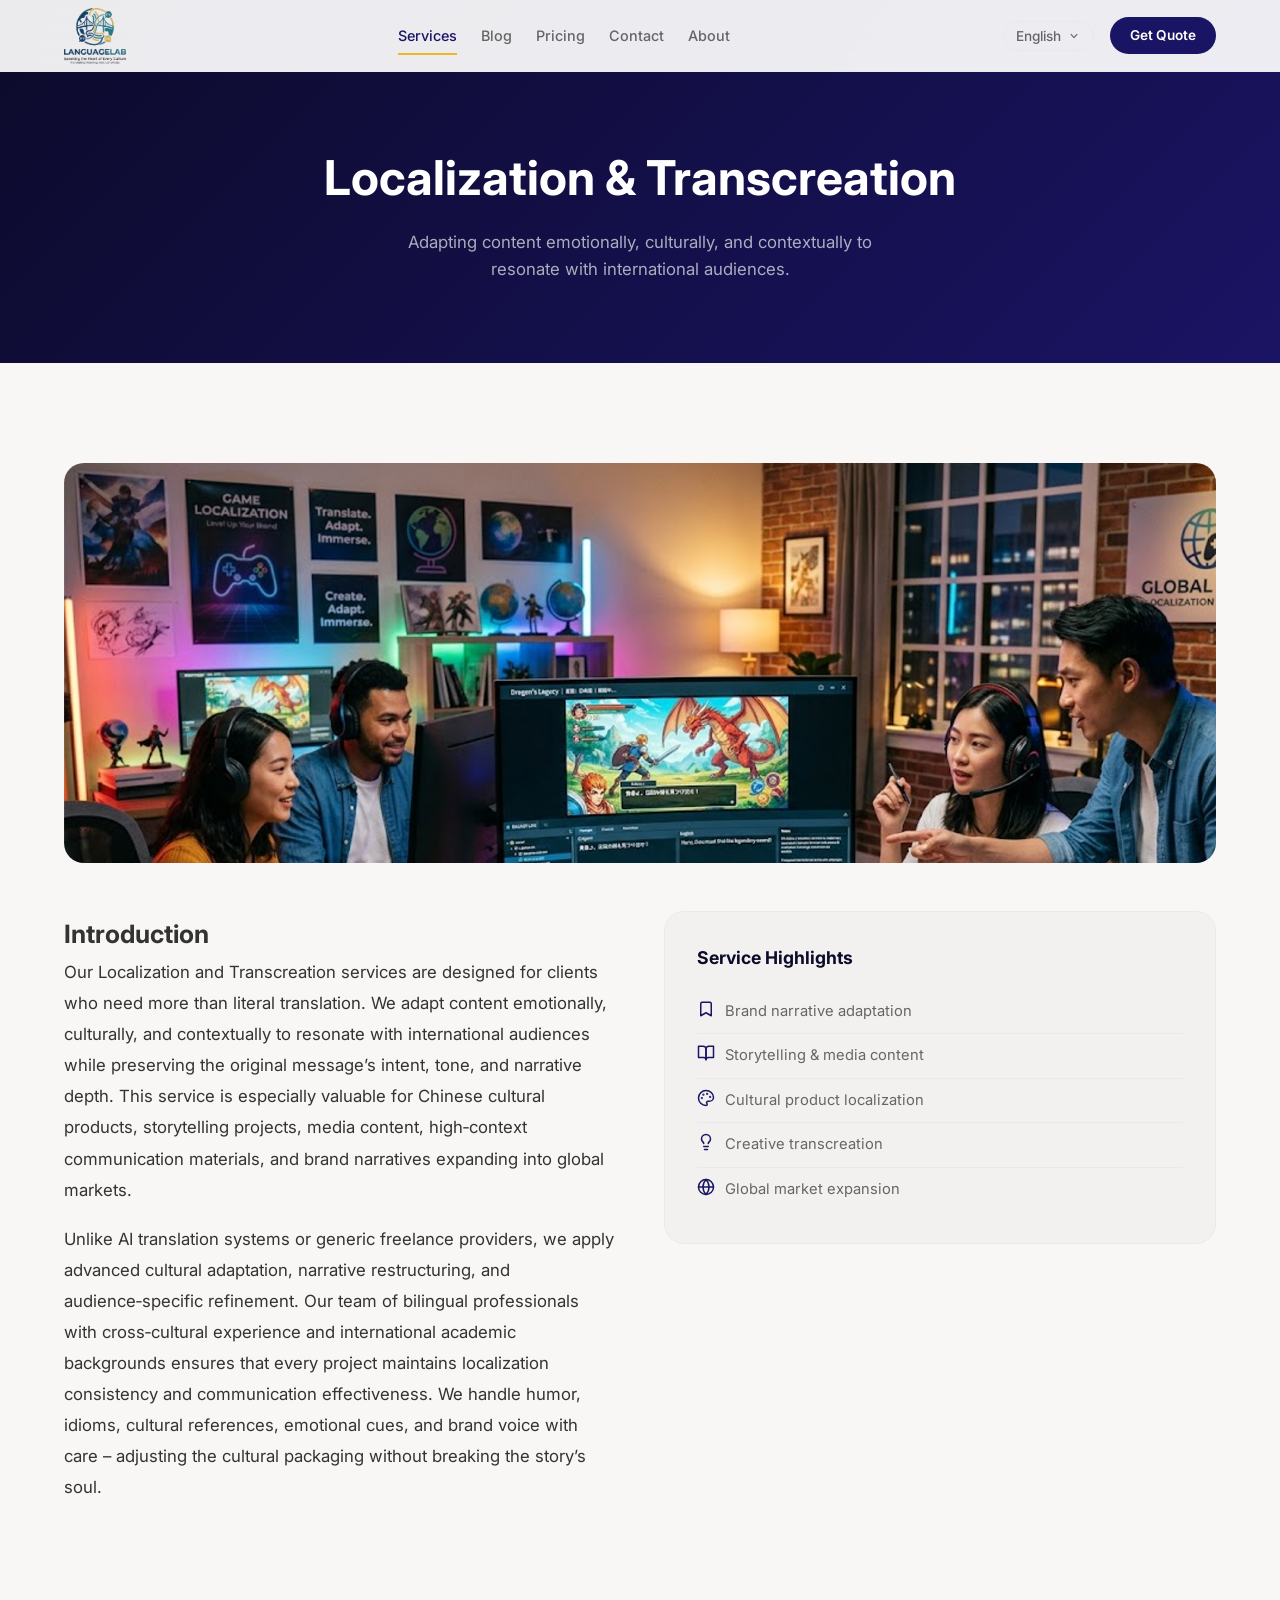
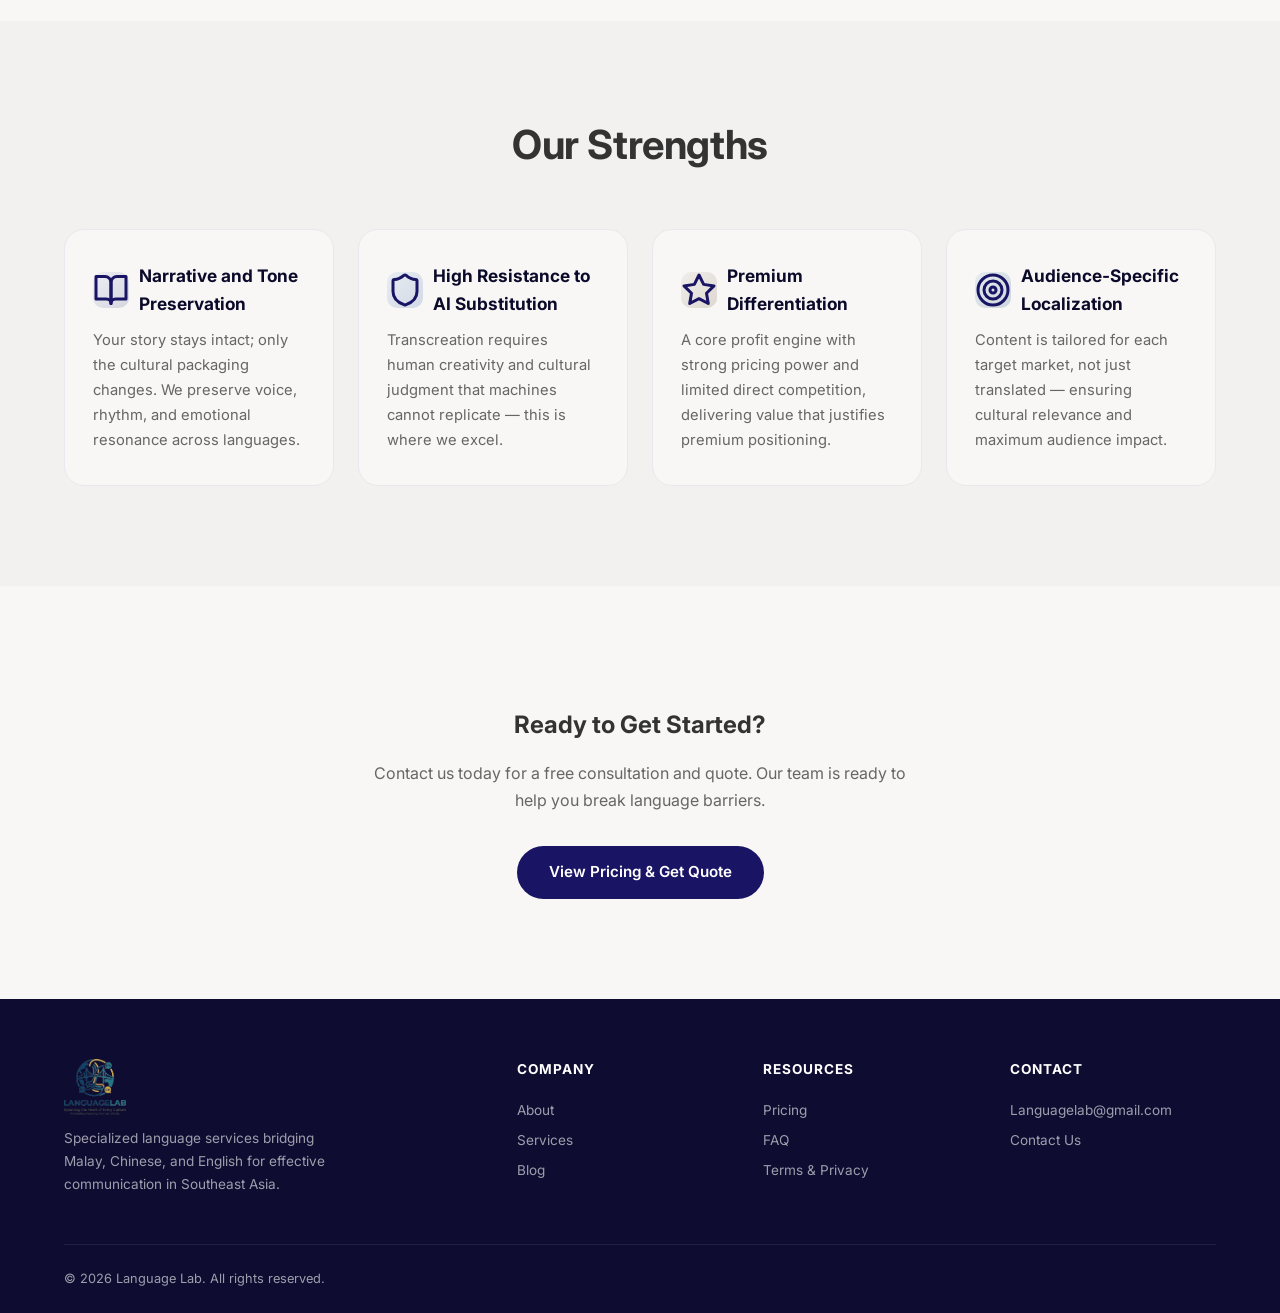
<file: service-localization.html>
<!DOCTYPE html>
<html lang="en">
<head>
    <meta charset="UTF-8">
    <meta name="viewport" content="width=device-width, initial-scale=1.0">
    <title>Localization &amp; Transcreation | Language Lab</title>
    <meta name="description" content="Culturally adapted content that resonates with international audiences while preserving the original message's intent.">
    <script>if(window!==window.top)document.documentElement.classList.add('in-iframe')</script>
    <link rel="preconnect" href="https://fonts.googleapis.com">
    <link rel="preconnect" href="https://fonts.gstatic.com" crossorigin>
    <link href="https://fonts.googleapis.com/css2?family=Inter:wght@300;400;500;600;700;800&family=Noto+Sans+JP:wght@300;400;500;700&family=Noto+Sans+SC:wght@300;400;500;700;900&family=Source+Serif+4:wght@400;500;600;700&display=swap" rel="stylesheet">
    <link rel="stylesheet" href="css/style.css?v=7">
</head>
<body>

    <header class="site-header">
        <div class="header-inner">
            <a href="index.html" class="logo"><img src="images/logo.png" alt="LanguageLab"></a>
            <nav class="nav-menu">
                <a href="index.html#services" class="active" data-i18n="nav_services">Services</a>
                <a href="index.html#blog" data-i18n="nav_blog">Blog</a>
                <a href="index.html#pricing" data-i18n="nav_pricing">Pricing</a>
                <a href="index.html#contact" data-i18n="nav_contact">Contact</a>
                <a href="about.html" data-i18n="nav_about">About</a>
            </nav>
            <div class="nav-right">
                <div class="lang-switcher">
                    <button class="lang-btn" aria-label="Switch Language">
                        <span id="current-lang-label">English</span>
                        <svg viewBox="0 0 20 20" fill="currentColor" width="16" height="16"><path d="M5.23 7.21a.75.75 0 011.06.02L10 11.168l3.71-3.938a.75.75 0 111.08 1.04l-4.25 4.5a.75.75 0 01-1.08 0l-4.25-4.5a.75.75 0 01.02-1.06z"/></svg>
                    </button>
                    <div class="lang-dropdown">
                        <a href="#" data-lang="zh">简体中文</a>
                        <a href="#" data-lang="en" class="active">English</a>
                        <a href="#" data-lang="ms">Bahasa Melayu</a>
                        <a href="#" data-lang="ja">日本語</a>
                    </div>
                </div>
                <a href="index.html#pricing" class="btn-cta-nav" data-i18n="nav_quote">Get Quote</a>
            </div>
            <button class="mobile-toggle" aria-label="Toggle menu"><span></span><span></span><span></span></button>
        </div>
    </header>

    <div class="mobile-menu">
        <a href="index.html#services" class="active" data-i18n="nav_services">Services</a>
        <a href="index.html#blog" data-i18n="nav_blog">Blog</a>
        <a href="index.html#pricing" data-i18n="nav_pricing">Pricing</a>
        <a href="index.html#contact" data-i18n="nav_contact">Contact</a>
        <a href="about.html" data-i18n="nav_about">About</a>
        <a href="index.html#pricing" class="btn btn-dark" data-i18n="nav_quote">Get Quote</a>
    </div>

    <main id="page-content">
    <section class="page-hero">
        <div class="container">
            <h1 data-i18n="sd3_hero_title"><svg viewBox="0 0 24 24" fill="none" stroke="currentColor" stroke-width="2" stroke-linecap="round" stroke-linejoin="round"><circle cx="12" cy="12" r="10"/><path d="M12 2a14.5 14.5 0 0 0 0 20 14.5 14.5 0 0 0 0-20"/><path d="M2 12h20"/></svg> Localization &amp; Transcreation</h1>
            <p data-i18n="sd3_hero_desc">Adapting content emotionally, culturally, and contextually to resonate with international audiences.</p>
        </div>
    </section>

    <section class="section">
        <div class="container">
            <div class="svc-detail-banner">
                <img src="images/Home_card3_Localization and Transcreation Service.png" alt="Localization Service">
            </div>

            <div class="svc-detail-content">
                <div class="svc-detail-text">
                    <h2 data-i18n="sd3_intro_title">Introduction</h2>
                    <p data-i18n="sd3_intro_p1">Our Localization and Transcreation services are designed for clients who need more than literal translation. We adapt content emotionally, culturally, and contextually to resonate with international audiences while preserving the original message's intent, tone, and narrative depth. This service is especially valuable for Chinese cultural products, storytelling projects, media content, high‑context communication materials, and brand narratives expanding into global markets.</p>
                    <p data-i18n="sd3_intro_p2">Unlike AI translation systems or generic freelance providers, we apply advanced cultural adaptation, narrative restructuring, and audience‑specific refinement. Our team of bilingual professionals with cross‑cultural experience and international academic backgrounds ensures that every project maintains localization consistency and communication effectiveness. We handle humor, idioms, cultural references, emotional cues, and brand voice with care – adjusting the cultural packaging without breaking the story's soul.</p>
                </div>
                <aside class="svc-detail-aside">
                    <h3 data-i18n="sd3_aside_title">Service Highlights</h3>
                    <ul>
                        <li><span class="aside-icon"><svg viewBox="0 0 24 24" fill="none" stroke="currentColor" stroke-width="2" stroke-linecap="round" stroke-linejoin="round"><path d="m19 21-7-4-7 4V5a2 2 0 0 1 2-2h10a2 2 0 0 1 2 2v16z"/></svg></span> <span data-i18n="sd3_aside_1">Brand narrative adaptation</span></li>
                        <li><span class="aside-icon"><svg viewBox="0 0 24 24" fill="none" stroke="currentColor" stroke-width="2" stroke-linecap="round" stroke-linejoin="round"><path d="M2 3h6a4 4 0 0 1 4 4v14a3 3 0 0 0-3-3H2z"/><path d="M22 3h-6a4 4 0 0 0-4 4v14a3 3 0 0 1 3-3h7z"/></svg></span> <span data-i18n="sd3_aside_2">Storytelling &amp; media content</span></li>
                        <li><span class="aside-icon"><svg viewBox="0 0 24 24" fill="none" stroke="currentColor" stroke-width="2" stroke-linecap="round" stroke-linejoin="round"><circle cx="13.5" cy="6.5" r=".5" fill="currentColor"/><circle cx="17.5" cy="10.5" r=".5" fill="currentColor"/><circle cx="8.5" cy="7.5" r=".5" fill="currentColor"/><circle cx="6.5" cy="12" r=".5" fill="currentColor"/><path d="M12 2C6.5 2 2 6.5 2 12s4.5 10 10 10c.926 0 1.648-.746 1.648-1.688 0-.437-.18-.835-.437-1.125-.29-.289-.438-.652-.438-1.125a1.64 1.64 0 0 1 1.668-1.668h1.996c3.051 0 5.555-2.503 5.555-5.554C21.965 6.012 17.461 2 12 2z"/></svg></span> <span data-i18n="sd3_aside_3">Cultural product localization</span></li>
                        <li><span class="aside-icon"><svg viewBox="0 0 24 24" fill="none" stroke="currentColor" stroke-width="2" stroke-linecap="round" stroke-linejoin="round"><path d="M15 14c.2-1 .7-1.7 1.5-2.5 1-.9 1.5-2.2 1.5-3.5A6 6 0 0 0 6 8c0 1 .2 2.2 1.5 3.5.7.7 1.3 1.5 1.5 2.5"/><path d="M9 18h6"/><path d="M10 22h4"/></svg></span> <span data-i18n="sd3_aside_4">Creative transcreation</span></li>
                        <li><span class="aside-icon"><svg viewBox="0 0 24 24" fill="none" stroke="currentColor" stroke-width="2" stroke-linecap="round" stroke-linejoin="round"><circle cx="12" cy="12" r="10"/><path d="M12 2a14.5 14.5 0 0 0 0 20 14.5 14.5 0 0 0 0-20"/><path d="M2 12h20"/></svg></span> <span data-i18n="sd3_aside_5">Global market expansion</span></li>
                    </ul>
                </aside>
            </div>
        </div>
    </section>

    <section class="section section-alt">
        <div class="container">
            <div class="section-header">
                <h2 class="section-title" data-i18n="sd3_str_title">Our Strengths</h2>
            </div>
            <div class="svc-strengths-grid">
                <div class="svc-strength-card">
                    <h3><span class="strength-icon" style="background:linear-gradient(135deg,#edeef3,#d5d7e0);"><svg viewBox="0 0 24 24" fill="none" stroke="currentColor" stroke-width="2" stroke-linecap="round" stroke-linejoin="round"><path d="M2 3h6a4 4 0 0 1 4 4v14a3 3 0 0 0-3-3H2z"/><path d="M22 3h-6a4 4 0 0 0-4 4v14a3 3 0 0 1 3-3h7z"/></svg></span> <span data-i18n="sd3_s1_title">Narrative and Tone Preservation</span></h3>
                    <p data-i18n="sd3_s1_desc">Your story stays intact; only the cultural packaging changes. We preserve voice, rhythm, and emotional resonance across languages.</p>
                </div>
                <div class="svc-strength-card">
                    <h3><span class="strength-icon" style="background:linear-gradient(135deg,#e8edf2,#d1d9e6);"><svg viewBox="0 0 24 24" fill="none" stroke="currentColor" stroke-width="2" stroke-linecap="round" stroke-linejoin="round"><path d="M20 13c0 5-3.5 7.5-7.66 8.95a1 1 0 0 1-.67-.01C7.5 20.5 4 18 4 13V6a1 1 0 0 1 1-1c2 0 4.5-1.2 6.24-2.72a1.17 1.17 0 0 1 1.52 0C14.51 3.81 17 5 19 5a1 1 0 0 1 1 1z"/></svg></span> <span data-i18n="sd3_s2_title">High Resistance to AI Substitution</span></h3>
                    <p data-i18n="sd3_s2_desc">Transcreation requires human creativity and cultural judgment that machines cannot replicate — this is where we excel.</p>
                </div>
                <div class="svc-strength-card">
                    <h3><span class="strength-icon" style="background:linear-gradient(135deg,#f0eeeb,#ddd8d0);"><svg viewBox="0 0 24 24" fill="none" stroke="currentColor" stroke-width="2" stroke-linecap="round" stroke-linejoin="round"><polygon points="12 2 15.09 8.26 22 9.27 17 14.14 18.18 21.02 12 17.77 5.82 21.02 7 14.14 2 9.27 8.91 8.26 12 2"/></svg></span> <span data-i18n="sd3_s3_title">Premium Differentiation</span></h3>
                    <p data-i18n="sd3_s3_desc">A core profit engine with strong pricing power and limited direct competition, delivering value that justifies premium positioning.</p>
                </div>
                <div class="svc-strength-card">
                    <h3><span class="strength-icon" style="background:linear-gradient(135deg,#e6ecef,#cdd6dc);"><svg viewBox="0 0 24 24" fill="none" stroke="currentColor" stroke-width="2" stroke-linecap="round" stroke-linejoin="round"><circle cx="12" cy="12" r="10"/><circle cx="12" cy="12" r="6"/><circle cx="12" cy="12" r="2"/></svg></span> <span data-i18n="sd3_s4_title">Audience‑Specific Localization</span></h3>
                    <p data-i18n="sd3_s4_desc">Content is tailored for each target market, not just translated — ensuring cultural relevance and maximum audience impact.</p>
                </div>
            </div>
        </div>
    </section>

    <section class="section">
        <div class="container svc-detail-cta">
            <h2 data-i18n="sd_cta_title">Ready to Get Started?</h2>
            <p style="max-width:540px;margin:16px auto 32px;color:var(--text-light);line-height:1.7;" data-i18n="sd_cta_desc">Contact us today for a free consultation and quote. Our team is ready to help you break language barriers.</p>
            <a href="index.html#pricing" class="btn btn-dark" data-i18n="sd_cta_btn">View Pricing &amp; Get Quote</a>
        </div>
    </section>
    </main>

    <footer class="site-footer">
        <div class="container">
            <div class="footer-grid">
                <div class="footer-brand">
                    <div class="logo"><img src="images/logo.png" alt="LanguageLab"></div>
                    <p>Specialized language services bridging Malay, Chinese, and English for effective communication in Southeast Asia.</p>
                </div>
                <div class="footer-col"><h4>Company</h4><a href="about.html">About</a><a href="index.html#services">Services</a><a href="index.html#blog">Blog</a></div>
                <div class="footer-col"><h4>Resources</h4><a href="index.html#pricing">Pricing</a><a href="#">FAQ</a><a href="#">Terms &amp; Privacy</a></div>
                <div class="footer-col"><h4>Contact</h4><a href="mailto:Languagelab@gmail.com">Languagelab@gmail.com</a><a href="index.html#contact">Contact Us</a></div>
            </div>
            <div class="footer-bottom"><span>&copy; 2026 Language Lab. All rights reserved.</span></div>
        </div>
    </footer>

    <button class="scroll-top" aria-label="Scroll to top">↑</button>
    <script src="js/i18n.js?v=7"></script>
    <script src="js/main.js?v=7"></script>
</body>
</html>
</file>
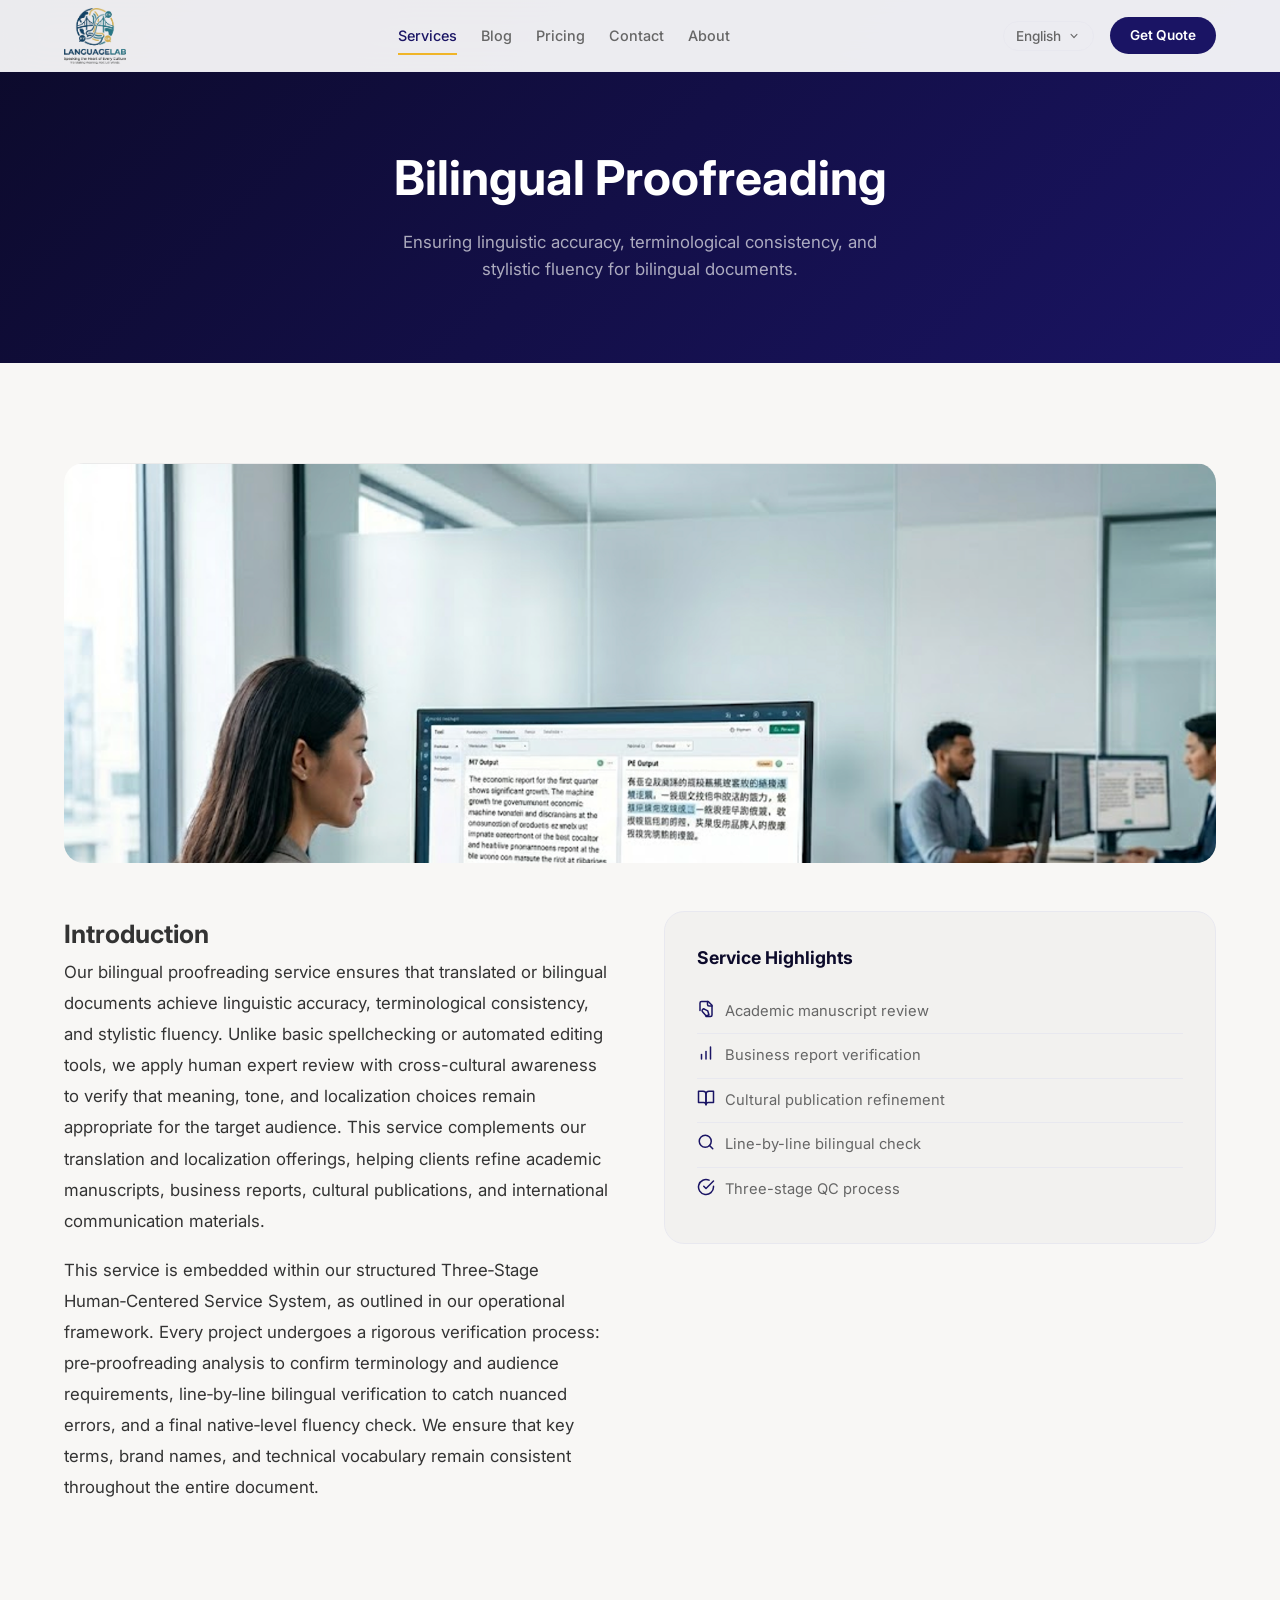
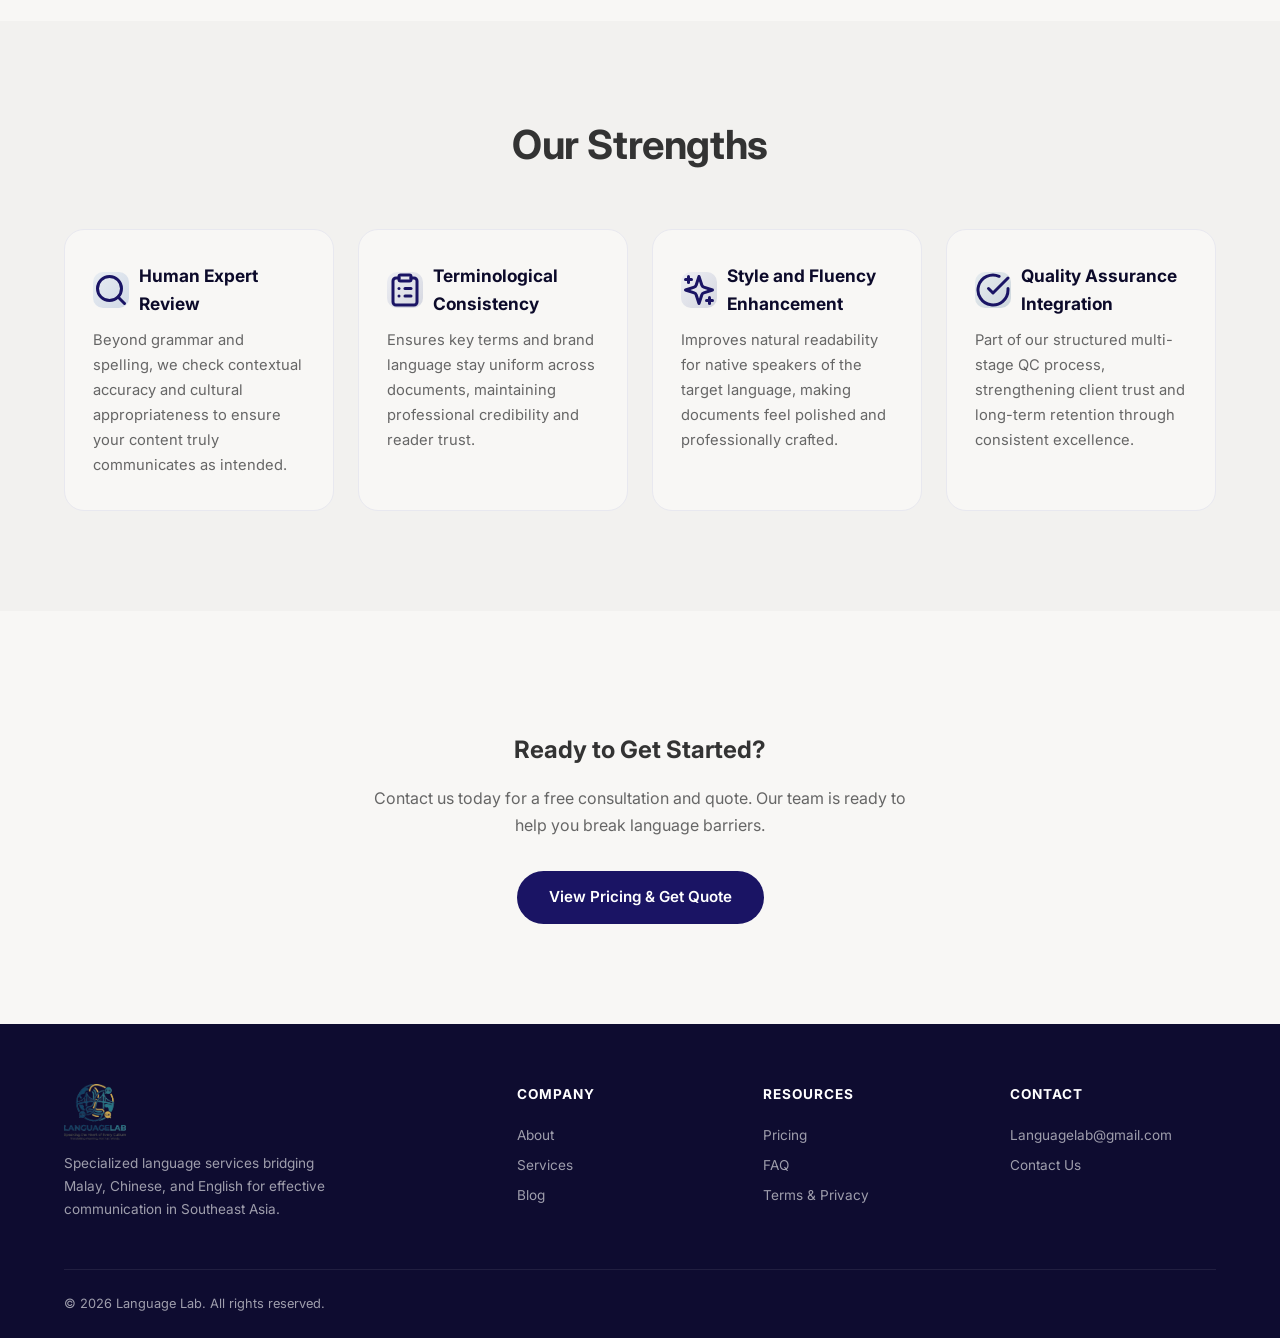
<file: service-proofreading.html>
<!DOCTYPE html>
<html lang="en">
<head>
    <meta charset="UTF-8">
    <meta name="viewport" content="width=device-width, initial-scale=1.0">
    <title>Bilingual Proofreading | Language Lab</title>
    <meta name="description" content="Expert bilingual proofreading ensuring linguistic accuracy, terminological consistency, and stylistic fluency.">
    <script>if(window!==window.top)document.documentElement.classList.add('in-iframe')</script>
    <link rel="preconnect" href="https://fonts.googleapis.com">
    <link rel="preconnect" href="https://fonts.gstatic.com" crossorigin>
    <link href="https://fonts.googleapis.com/css2?family=Inter:wght@300;400;500;600;700;800&family=Noto+Sans+JP:wght@300;400;500;700&family=Noto+Sans+SC:wght@300;400;500;700;900&family=Source+Serif+4:wght@400;500;600;700&display=swap" rel="stylesheet">
    <link rel="stylesheet" href="css/style.css?v=7">
</head>
<body>

    <header class="site-header">
        <div class="header-inner">
            <a href="index.html" class="logo"><img src="images/logo.png" alt="LanguageLab"></a>
            <nav class="nav-menu">
                <a href="index.html#services" class="active" data-i18n="nav_services">Services</a>
                <a href="index.html#blog" data-i18n="nav_blog">Blog</a>
                <a href="index.html#pricing" data-i18n="nav_pricing">Pricing</a>
                <a href="index.html#contact" data-i18n="nav_contact">Contact</a>
                <a href="about.html" data-i18n="nav_about">About</a>
            </nav>
            <div class="nav-right">
                <div class="lang-switcher">
                    <button class="lang-btn" aria-label="Switch Language">
                        <span id="current-lang-label">English</span>
                        <svg viewBox="0 0 20 20" fill="currentColor" width="16" height="16"><path d="M5.23 7.21a.75.75 0 011.06.02L10 11.168l3.71-3.938a.75.75 0 111.08 1.04l-4.25 4.5a.75.75 0 01-1.08 0l-4.25-4.5a.75.75 0 01.02-1.06z"/></svg>
                    </button>
                    <div class="lang-dropdown">
                        <a href="#" data-lang="zh">简体中文</a>
                        <a href="#" data-lang="en" class="active">English</a>
                        <a href="#" data-lang="ms">Bahasa Melayu</a>
                        <a href="#" data-lang="ja">日本語</a>
                    </div>
                </div>
                <a href="index.html#pricing" class="btn-cta-nav" data-i18n="nav_quote">Get Quote</a>
            </div>
            <button class="mobile-toggle" aria-label="Toggle menu"><span></span><span></span><span></span></button>
        </div>
    </header>

    <div class="mobile-menu">
        <a href="index.html#services" class="active" data-i18n="nav_services">Services</a>
        <a href="index.html#blog" data-i18n="nav_blog">Blog</a>
        <a href="index.html#pricing" data-i18n="nav_pricing">Pricing</a>
        <a href="index.html#contact" data-i18n="nav_contact">Contact</a>
        <a href="about.html" data-i18n="nav_about">About</a>
        <a href="index.html#pricing" class="btn btn-dark" data-i18n="nav_quote">Get Quote</a>
    </div>

    <main id="page-content">
    <section class="page-hero">
        <div class="container">
            <h1 data-i18n="sd4_hero_title"><svg viewBox="0 0 24 24" fill="none" stroke="currentColor" stroke-width="2" stroke-linecap="round" stroke-linejoin="round"><path d="M12 20h9"/><path d="M16.5 3.5a2.12 2.12 0 0 1 3 3L7 19l-4 1 1-4Z"/></svg> Bilingual Proofreading</h1>
            <p data-i18n="sd4_hero_desc">Ensuring linguistic accuracy, terminological consistency, and stylistic fluency for bilingual documents.</p>
        </div>
    </section>

    <section class="section">
        <div class="container">
            <div class="svc-detail-banner">
                <img src="images/Home_card4_Bilingualproofreading.png" alt="Bilingual Proofreading">
            </div>

            <div class="svc-detail-content">
                <div class="svc-detail-text">
                    <h2 data-i18n="sd4_intro_title">Introduction</h2>
                    <p data-i18n="sd4_intro_p1">Our bilingual proofreading service ensures that translated or bilingual documents achieve linguistic accuracy, terminological consistency, and stylistic fluency. Unlike basic spellchecking or automated editing tools, we apply human expert review with cross-cultural awareness to verify that meaning, tone, and localization choices remain appropriate for the target audience. This service complements our translation and localization offerings, helping clients refine academic manuscripts, business reports, cultural publications, and international communication materials.</p>
                    <p data-i18n="sd4_intro_p2">This service is embedded within our structured Three‑Stage Human‑Centered Service System, as outlined in our operational framework. Every project undergoes a rigorous verification process: pre‑proofreading analysis to confirm terminology and audience requirements, line‑by‑line bilingual verification to catch nuanced errors, and a final native‑level fluency check. We ensure that key terms, brand names, and technical vocabulary remain consistent throughout the entire document.</p>
                </div>
                <aside class="svc-detail-aside">
                    <h3 data-i18n="sd4_aside_title">Service Highlights</h3>
                    <ul>
                        <li><span class="aside-icon"><svg viewBox="0 0 24 24" fill="none" stroke="currentColor" stroke-width="2" stroke-linecap="round" stroke-linejoin="round"><path d="M12 22h6a2 2 0 0 0 2-2V7l-5-5H6a2 2 0 0 0-2 2v10"/><path d="M14 2v4a2 2 0 0 0 2 2h4"/><path d="M10.4 12.6a2 2 0 0 0-3 3L12 21l4-1-1.6-5.4z"/></svg></span> <span data-i18n="sd4_aside_1">Academic manuscript review</span></li>
                        <li><span class="aside-icon"><svg viewBox="0 0 24 24" fill="none" stroke="currentColor" stroke-width="2" stroke-linecap="round" stroke-linejoin="round"><line x1="12" x2="12" y1="20" y2="10"/><line x1="18" x2="18" y1="20" y2="4"/><line x1="6" x2="6" y1="20" y2="14"/></svg></span> <span data-i18n="sd4_aside_2">Business report verification</span></li>
                        <li><span class="aside-icon"><svg viewBox="0 0 24 24" fill="none" stroke="currentColor" stroke-width="2" stroke-linecap="round" stroke-linejoin="round"><path d="M2 3h6a4 4 0 0 1 4 4v14a3 3 0 0 0-3-3H2z"/><path d="M22 3h-6a4 4 0 0 0-4 4v14a3 3 0 0 1 3-3h7z"/></svg></span> <span data-i18n="sd4_aside_3">Cultural publication refinement</span></li>
                        <li><span class="aside-icon"><svg viewBox="0 0 24 24" fill="none" stroke="currentColor" stroke-width="2" stroke-linecap="round" stroke-linejoin="round"><circle cx="11" cy="11" r="8"/><path d="m21 21-4.3-4.3"/></svg></span> <span data-i18n="sd4_aside_4">Line-by-line bilingual check</span></li>
                        <li><span class="aside-icon"><svg viewBox="0 0 24 24" fill="none" stroke="currentColor" stroke-width="2" stroke-linecap="round" stroke-linejoin="round"><path d="M22 11.08V12a10 10 0 1 1-5.93-9.14"/><path d="m9 11 3 3L22 4"/></svg></span> <span data-i18n="sd4_aside_5">Three-stage QC process</span></li>
                    </ul>
                </aside>
            </div>
        </div>
    </section>

    <section class="section section-alt">
        <div class="container">
            <div class="section-header">
                <h2 class="section-title" data-i18n="sd4_str_title">Our Strengths</h2>
            </div>
            <div class="svc-strengths-grid">
                <div class="svc-strength-card">
                    <h3><span class="strength-icon" style="background:linear-gradient(135deg,#e8edf2,#d1d9e6);"><svg viewBox="0 0 24 24" fill="none" stroke="currentColor" stroke-width="2" stroke-linecap="round" stroke-linejoin="round"><circle cx="11" cy="11" r="8"/><path d="m21 21-4.3-4.3"/></svg></span> <span data-i18n="sd4_s1_title">Human Expert Review</span></h3>
                    <p data-i18n="sd4_s1_desc">Beyond grammar and spelling, we check contextual accuracy and cultural appropriateness to ensure your content truly communicates as intended.</p>
                </div>
                <div class="svc-strength-card">
                    <h3><span class="strength-icon" style="background:linear-gradient(135deg,#edeef3,#d5d7e0);"><svg viewBox="0 0 24 24" fill="none" stroke="currentColor" stroke-width="2" stroke-linecap="round" stroke-linejoin="round"><rect x="8" y="2" width="8" height="4" rx="1" ry="1"/><path d="M16 4h2a2 2 0 0 1 2 2v14a2 2 0 0 1-2 2H6a2 2 0 0 1-2-2V6a2 2 0 0 1 2-2h2"/><path d="M12 11h4"/><path d="M12 16h4"/><path d="M8 11h.01"/><path d="M8 16h.01"/></svg></span> <span data-i18n="sd4_s2_title">Terminological Consistency</span></h3>
                    <p data-i18n="sd4_s2_desc">Ensures key terms and brand language stay uniform across documents, maintaining professional credibility and reader trust.</p>
                </div>
                <div class="svc-strength-card">
                    <h3><span class="strength-icon" style="background:linear-gradient(135deg,#edeef3,#d5d7e0);"><svg viewBox="0 0 24 24" fill="none" stroke="currentColor" stroke-width="2" stroke-linecap="round" stroke-linejoin="round"><path d="m12 3-1.912 5.813a2 2 0 0 1-1.275 1.275L3 12l5.813 1.912a2 2 0 0 1 1.275 1.275L12 21l1.912-5.813a2 2 0 0 1 1.275-1.275L21 12l-5.813-1.912a2 2 0 0 1-1.275-1.275L12 3Z"/><path d="M5 3v4"/><path d="M19 17v4"/><path d="M3 5h4"/><path d="M17 19h4"/></svg></span> <span data-i18n="sd4_s3_title">Style and Fluency Enhancement</span></h3>
                    <p data-i18n="sd4_s3_desc">Improves natural readability for native speakers of the target language, making documents feel polished and professionally crafted.</p>
                </div>
                <div class="svc-strength-card">
                    <h3><span class="strength-icon" style="background:linear-gradient(135deg,#e6ecef,#cdd6dc);"><svg viewBox="0 0 24 24" fill="none" stroke="currentColor" stroke-width="2" stroke-linecap="round" stroke-linejoin="round"><path d="M22 11.08V12a10 10 0 1 1-5.93-9.14"/><path d="m9 11 3 3L22 4"/></svg></span> <span data-i18n="sd4_s4_title">Quality Assurance Integration</span></h3>
                    <p data-i18n="sd4_s4_desc">Part of our structured multi-stage QC process, strengthening client trust and long-term retention through consistent excellence.</p>
                </div>
            </div>
        </div>
    </section>

    <section class="section">
        <div class="container svc-detail-cta">
            <h2 data-i18n="sd_cta_title">Ready to Get Started?</h2>
            <p style="max-width:540px;margin:16px auto 32px;color:var(--text-light);line-height:1.7;" data-i18n="sd_cta_desc">Contact us today for a free consultation and quote. Our team is ready to help you break language barriers.</p>
            <a href="index.html#pricing" class="btn btn-dark" data-i18n="sd_cta_btn">View Pricing &amp; Get Quote</a>
        </div>
    </section>
    </main>

    <footer class="site-footer">
        <div class="container">
            <div class="footer-grid">
                <div class="footer-brand">
                    <div class="logo"><img src="images/logo.png" alt="LanguageLab"></div>
                    <p>Specialized language services bridging Malay, Chinese, and English for effective communication in Southeast Asia.</p>
                </div>
                <div class="footer-col"><h4>Company</h4><a href="about.html">About</a><a href="index.html#services">Services</a><a href="index.html#blog">Blog</a></div>
                <div class="footer-col"><h4>Resources</h4><a href="index.html#pricing">Pricing</a><a href="#">FAQ</a><a href="#">Terms &amp; Privacy</a></div>
                <div class="footer-col"><h4>Contact</h4><a href="mailto:Languagelab@gmail.com">Languagelab@gmail.com</a><a href="index.html#contact">Contact Us</a></div>
            </div>
            <div class="footer-bottom"><span>&copy; 2026 Language Lab. All rights reserved.</span></div>
        </div>
    </footer>

    <button class="scroll-top" aria-label="Scroll to top">↑</button>
    <script src="js/i18n.js?v=7"></script>
    <script src="js/main.js?v=7"></script>
</body>
</html>
</file>
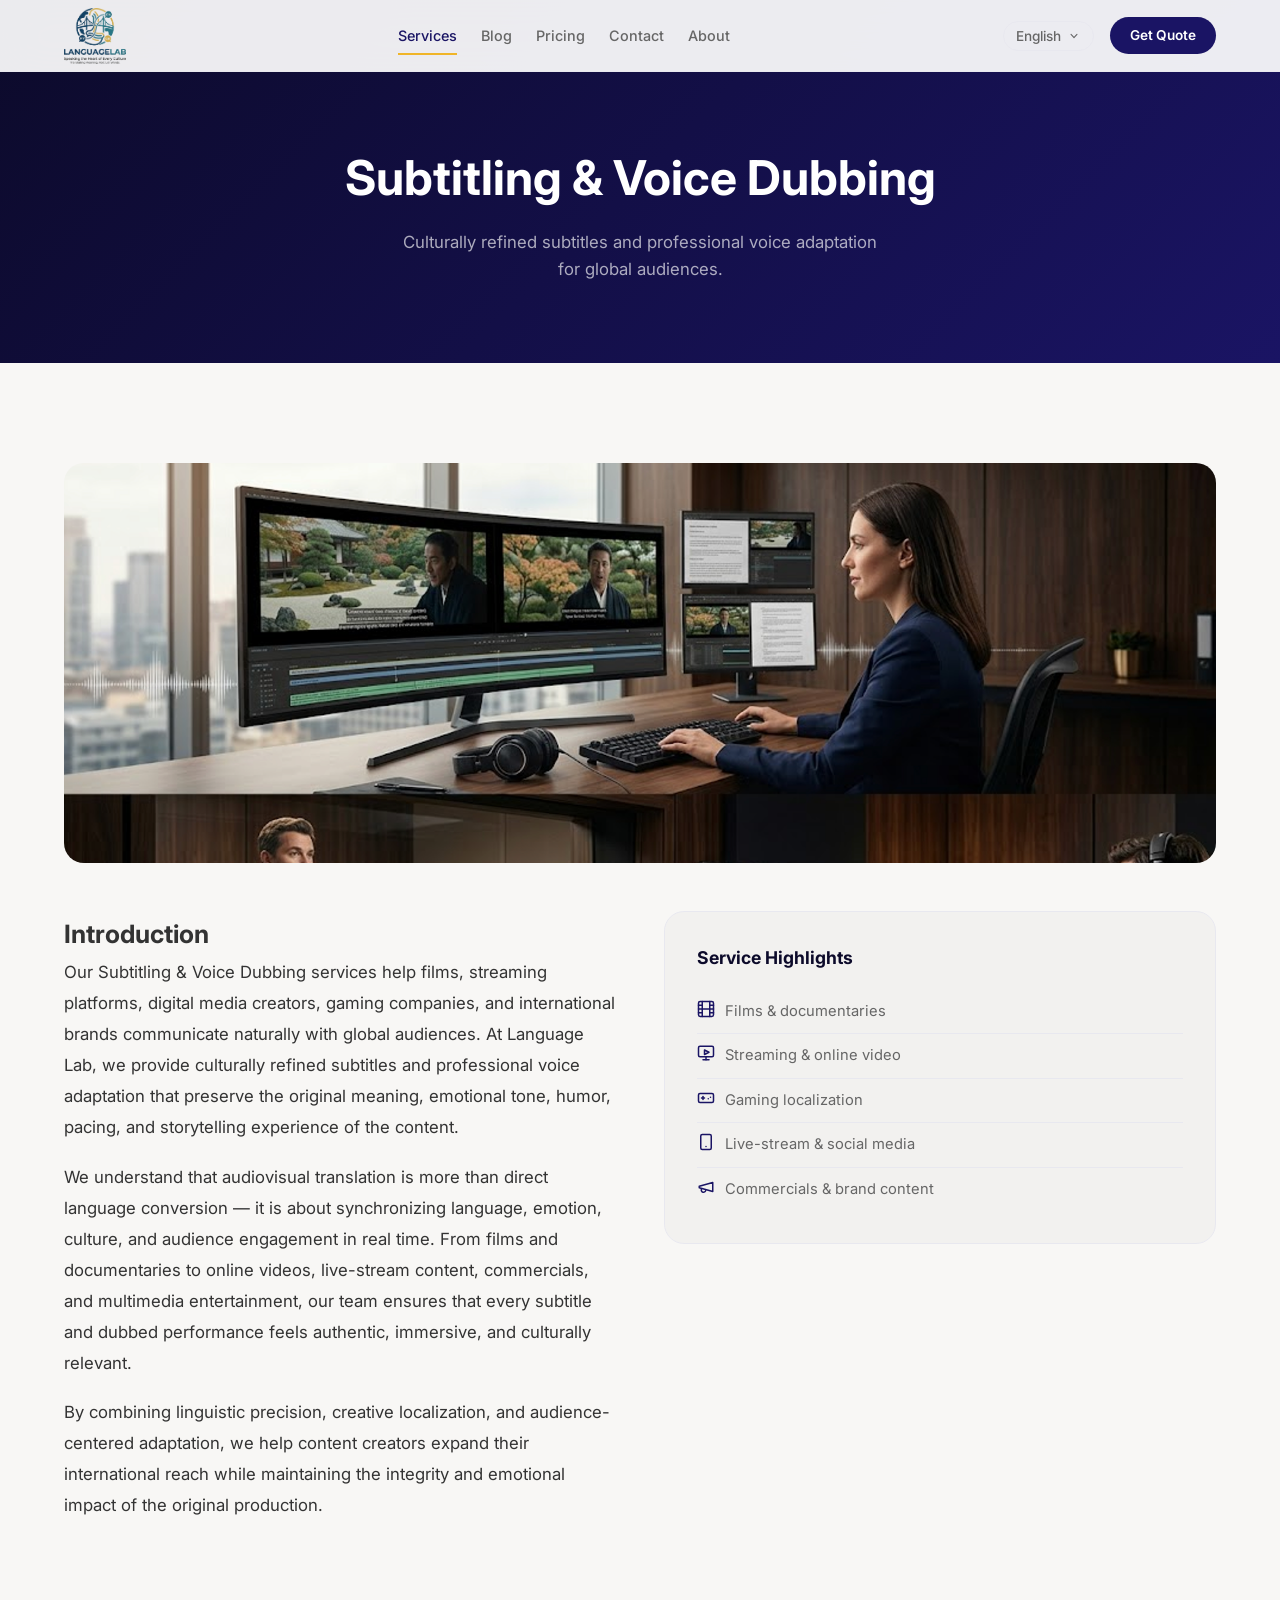
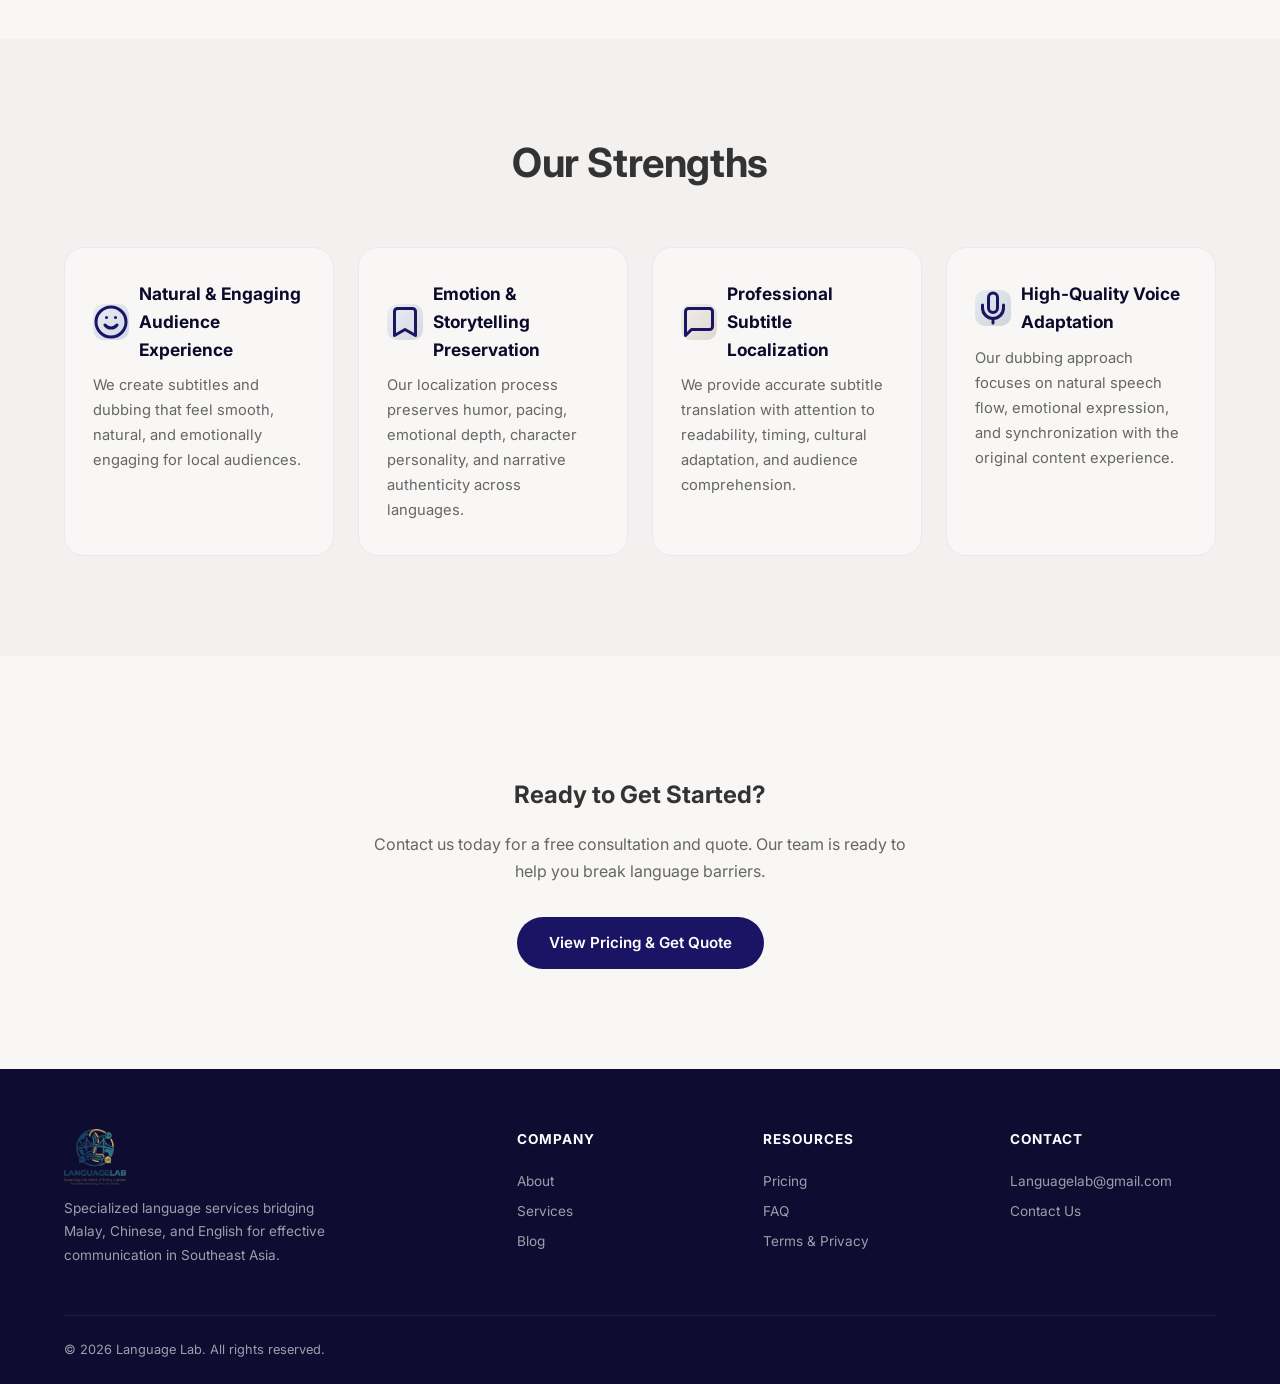
<file: service-subtitling.html>
<!DOCTYPE html>
<html lang="en">
<head>
    <meta charset="UTF-8">
    <meta name="viewport" content="width=device-width, initial-scale=1.0">
    <title>Subtitling &amp; Voice Dubbing | Language Lab</title>
    <meta name="description" content="Culturally refined subtitles and professional voice adaptation for films, streaming, gaming, and digital media.">
    <script>if(window!==window.top)document.documentElement.classList.add('in-iframe')</script>
    <link rel="preconnect" href="https://fonts.googleapis.com">
    <link rel="preconnect" href="https://fonts.gstatic.com" crossorigin>
    <link href="https://fonts.googleapis.com/css2?family=Inter:wght@300;400;500;600;700;800&family=Noto+Sans+JP:wght@300;400;500;700&family=Noto+Sans+SC:wght@300;400;500;700;900&family=Source+Serif+4:wght@400;500;600;700&display=swap" rel="stylesheet">
    <link rel="stylesheet" href="css/style.css?v=7">
</head>
<body>

    <header class="site-header">
        <div class="header-inner">
            <a href="index.html" class="logo"><img src="images/logo.png" alt="LanguageLab"></a>
            <nav class="nav-menu">
                <a href="index.html#services" class="active" data-i18n="nav_services">Services</a>
                <a href="index.html#blog" data-i18n="nav_blog">Blog</a>
                <a href="index.html#pricing" data-i18n="nav_pricing">Pricing</a>
                <a href="index.html#contact" data-i18n="nav_contact">Contact</a>
                <a href="about.html" data-i18n="nav_about">About</a>
            </nav>
            <div class="nav-right">
                <div class="lang-switcher">
                    <button class="lang-btn" aria-label="Switch Language">
                        <span id="current-lang-label">English</span>
                        <svg viewBox="0 0 20 20" fill="currentColor" width="16" height="16"><path d="M5.23 7.21a.75.75 0 011.06.02L10 11.168l3.71-3.938a.75.75 0 111.08 1.04l-4.25 4.5a.75.75 0 01-1.08 0l-4.25-4.5a.75.75 0 01.02-1.06z"/></svg>
                    </button>
                    <div class="lang-dropdown">
                        <a href="#" data-lang="zh">简体中文</a>
                        <a href="#" data-lang="en" class="active">English</a>
                        <a href="#" data-lang="ms">Bahasa Melayu</a>
                        <a href="#" data-lang="ja">日本語</a>
                    </div>
                </div>
                <a href="index.html#pricing" class="btn-cta-nav" data-i18n="nav_quote">Get Quote</a>
            </div>
            <button class="mobile-toggle" aria-label="Toggle menu"><span></span><span></span><span></span></button>
        </div>
    </header>

    <div class="mobile-menu">
        <a href="index.html#services" class="active" data-i18n="nav_services">Services</a>
        <a href="index.html#blog" data-i18n="nav_blog">Blog</a>
        <a href="index.html#pricing" data-i18n="nav_pricing">Pricing</a>
        <a href="index.html#contact" data-i18n="nav_contact">Contact</a>
        <a href="about.html" data-i18n="nav_about">About</a>
        <a href="index.html#pricing" class="btn btn-dark" data-i18n="nav_quote">Get Quote</a>
    </div>

    <main id="page-content">
    <section class="page-hero">
        <div class="container">
            <h1 data-i18n="sd5_hero_title"><svg viewBox="0 0 24 24" fill="none" stroke="currentColor" stroke-width="2" stroke-linecap="round" stroke-linejoin="round"><rect x="2" y="2" width="20" height="20" rx="2.18" ry="2.18"/><line x1="7" x2="7" y1="2" y2="22"/><line x1="17" x2="17" y1="2" y2="22"/><line x1="2" x2="22" y1="12" y2="12"/><line x1="2" x2="7" y1="7" y2="7"/><line x1="2" x2="7" y1="17" y2="17"/><line x1="17" x2="22" y1="7" y2="7"/><line x1="17" x2="22" y1="17" y2="17"/></svg> Subtitling &amp; Voice Dubbing</h1>
            <p data-i18n="sd5_hero_desc">Culturally refined subtitles and professional voice adaptation for global audiences.</p>
        </div>
    </section>

    <section class="section">
        <div class="container">
            <div class="svc-detail-banner">
                <img src="images/Home_card5_.Multimedia Subtitling & Voice Dubbing.png" alt="Subtitling & Dubbing">
            </div>

            <div class="svc-detail-content">
                <div class="svc-detail-text">
                    <h2 data-i18n="sd5_intro_title">Introduction</h2>
                    <p data-i18n="sd5_intro_p1">Our Subtitling &amp; Voice Dubbing services help films, streaming platforms, digital media creators, gaming companies, and international brands communicate naturally with global audiences. At Language Lab, we provide culturally refined subtitles and professional voice adaptation that preserve the original meaning, emotional tone, humor, pacing, and storytelling experience of the content.</p>
                    <p data-i18n="sd5_intro_p2">We understand that audiovisual translation is more than direct language conversion — it is about synchronizing language, emotion, culture, and audience engagement in real time. From films and documentaries to online videos, live-stream content, commercials, and multimedia entertainment, our team ensures that every subtitle and dubbed performance feels authentic, immersive, and culturally relevant.</p>
                    <p data-i18n="sd5_intro_p3">By combining linguistic precision, creative localization, and audience-centered adaptation, we help content creators expand their international reach while maintaining the integrity and emotional impact of the original production.</p>
                </div>
                <aside class="svc-detail-aside">
                    <h3 data-i18n="sd5_aside_title">Service Highlights</h3>
                    <ul>
                        <li><span class="aside-icon"><svg viewBox="0 0 24 24" fill="none" stroke="currentColor" stroke-width="2" stroke-linecap="round" stroke-linejoin="round"><rect x="2" y="2" width="20" height="20" rx="2.18" ry="2.18"/><line x1="7" x2="7" y1="2" y2="22"/><line x1="17" x2="17" y1="2" y2="22"/><line x1="2" x2="22" y1="12" y2="12"/><line x1="2" x2="7" y1="7" y2="7"/><line x1="2" x2="7" y1="17" y2="17"/><line x1="17" x2="22" y1="7" y2="7"/><line x1="17" x2="22" y1="17" y2="17"/></svg></span> <span data-i18n="sd5_aside_1">Films &amp; documentaries</span></li>
                        <li><span class="aside-icon"><svg viewBox="0 0 24 24" fill="none" stroke="currentColor" stroke-width="2" stroke-linecap="round" stroke-linejoin="round"><rect x="2" y="3" width="20" height="14" rx="2"/><path d="M12 17v4"/><path d="M8 21h8"/><polygon points="10 8 16 11 10 14"/></svg></span> <span data-i18n="sd5_aside_2">Streaming &amp; online video</span></li>
                        <li><span class="aside-icon"><svg viewBox="0 0 24 24" fill="none" stroke="currentColor" stroke-width="2" stroke-linecap="round" stroke-linejoin="round"><line x1="6" x2="10" y1="12" y2="12"/><line x1="8" x2="8" y1="10" y2="14"/><line x1="15" x2="15.01" y1="13" y2="13"/><line x1="18" x2="18.01" y1="11" y2="11"/><rect x="2" y="6" width="20" height="12" rx="2"/></svg></span> <span data-i18n="sd5_aside_3">Gaming localization</span></li>
                        <li><span class="aside-icon"><svg viewBox="0 0 24 24" fill="none" stroke="currentColor" stroke-width="2" stroke-linecap="round" stroke-linejoin="round"><rect x="5" y="2" width="14" height="20" rx="2" ry="2"/><path d="M12 18h.01"/></svg></span> <span data-i18n="sd5_aside_4">Live-stream &amp; social media</span></li>
                        <li><span class="aside-icon"><svg viewBox="0 0 24 24" fill="none" stroke="currentColor" stroke-width="2" stroke-linecap="round" stroke-linejoin="round"><path d="m3 11 18-5v12L3 13v-2z"/><path d="M11.6 16.8a3 3 0 1 1-5.8-1.6"/></svg></span> <span data-i18n="sd5_aside_5">Commercials &amp; brand content</span></li>
                    </ul>
                </aside>
            </div>
        </div>
    </section>

    <section class="section section-alt">
        <div class="container">
            <div class="section-header">
                <h2 class="section-title" data-i18n="sd5_str_title">Our Strengths</h2>
            </div>
            <div class="svc-strengths-grid">
                <div class="svc-strength-card">
                    <h3><span class="strength-icon" style="background:linear-gradient(135deg,#e8edf2,#d1d9e6);"><svg viewBox="0 0 24 24" fill="none" stroke="currentColor" stroke-width="2" stroke-linecap="round" stroke-linejoin="round"><circle cx="12" cy="12" r="10"/><path d="M8 14s1.5 2 4 2 4-2 4-2"/><line x1="9" x2="9.01" y1="9" y2="9"/><line x1="15" x2="15.01" y1="9" y2="9"/></svg></span> <span data-i18n="sd5_s1_title">Natural &amp; Engaging Audience Experience</span></h3>
                    <p data-i18n="sd5_s1_desc">We create subtitles and dubbing that feel smooth, natural, and emotionally engaging for local audiences.</p>
                </div>
                <div class="svc-strength-card">
                    <h3><span class="strength-icon" style="background:linear-gradient(135deg,#edeef3,#d5d7e0);"><svg viewBox="0 0 24 24" fill="none" stroke="currentColor" stroke-width="2" stroke-linecap="round" stroke-linejoin="round"><path d="m19 21-7-4-7 4V5a2 2 0 0 1 2-2h10a2 2 0 0 1 2 2v16z"/></svg></span> <span data-i18n="sd5_s2_title">Emotion &amp; Storytelling Preservation</span></h3>
                    <p data-i18n="sd5_s2_desc">Our localization process preserves humor, pacing, emotional depth, character personality, and narrative authenticity across languages.</p>
                </div>
                <div class="svc-strength-card">
                    <h3><span class="strength-icon" style="background:linear-gradient(135deg,#f0eeeb,#ddd8d0);"><svg viewBox="0 0 24 24" fill="none" stroke="currentColor" stroke-width="2" stroke-linecap="round" stroke-linejoin="round"><path d="M21 15a2 2 0 0 1-2 2H7l-4 4V5a2 2 0 0 1 2-2h14a2 2 0 0 1 2 2z"/></svg></span> <span data-i18n="sd5_s3_title">Professional Subtitle Localization</span></h3>
                    <p data-i18n="sd5_s3_desc">We provide accurate subtitle translation with attention to readability, timing, cultural adaptation, and audience comprehension.</p>
                </div>
                <div class="svc-strength-card">
                    <h3><span class="strength-icon" style="background:linear-gradient(135deg,#e6ecef,#cdd6dc);"><svg viewBox="0 0 24 24" fill="none" stroke="currentColor" stroke-width="2" stroke-linecap="round" stroke-linejoin="round"><path d="M12 2a3 3 0 0 0-3 3v7a3 3 0 0 0 6 0V5a3 3 0 0 0-3-3Z"/><path d="M19 10v2a7 7 0 0 1-14 0v-2"/><line x1="12" x2="12" y1="19" y2="22"/></svg></span> <span data-i18n="sd5_s4_title">High-Quality Voice Adaptation</span></h3>
                    <p data-i18n="sd5_s4_desc">Our dubbing approach focuses on natural speech flow, emotional expression, and synchronization with the original content experience.</p>
                </div>
            </div>
        </div>
    </section>

    <section class="section">
        <div class="container svc-detail-cta">
            <h2 data-i18n="sd_cta_title">Ready to Get Started?</h2>
            <p style="max-width:540px;margin:16px auto 32px;color:var(--text-light);line-height:1.7;" data-i18n="sd_cta_desc">Contact us today for a free consultation and quote. Our team is ready to help you break language barriers.</p>
            <a href="index.html#pricing" class="btn btn-dark" data-i18n="sd_cta_btn">View Pricing &amp; Get Quote</a>
        </div>
    </section>
    </main>

    <footer class="site-footer">
        <div class="container">
            <div class="footer-grid">
                <div class="footer-brand">
                    <div class="logo"><img src="images/logo.png" alt="LanguageLab"></div>
                    <p>Specialized language services bridging Malay, Chinese, and English for effective communication in Southeast Asia.</p>
                </div>
                <div class="footer-col"><h4>Company</h4><a href="about.html">About</a><a href="index.html#services">Services</a><a href="index.html#blog">Blog</a></div>
                <div class="footer-col"><h4>Resources</h4><a href="index.html#pricing">Pricing</a><a href="#">FAQ</a><a href="#">Terms &amp; Privacy</a></div>
                <div class="footer-col"><h4>Contact</h4><a href="mailto:Languagelab@gmail.com">Languagelab@gmail.com</a><a href="index.html#contact">Contact Us</a></div>
            </div>
            <div class="footer-bottom"><span>&copy; 2026 Language Lab. All rights reserved.</span></div>
        </div>
    </footer>

    <button class="scroll-top" aria-label="Scroll to top">↑</button>
    <script src="js/i18n.js?v=7"></script>
    <script src="js/main.js?v=7"></script>
</body>
</html>
</file>
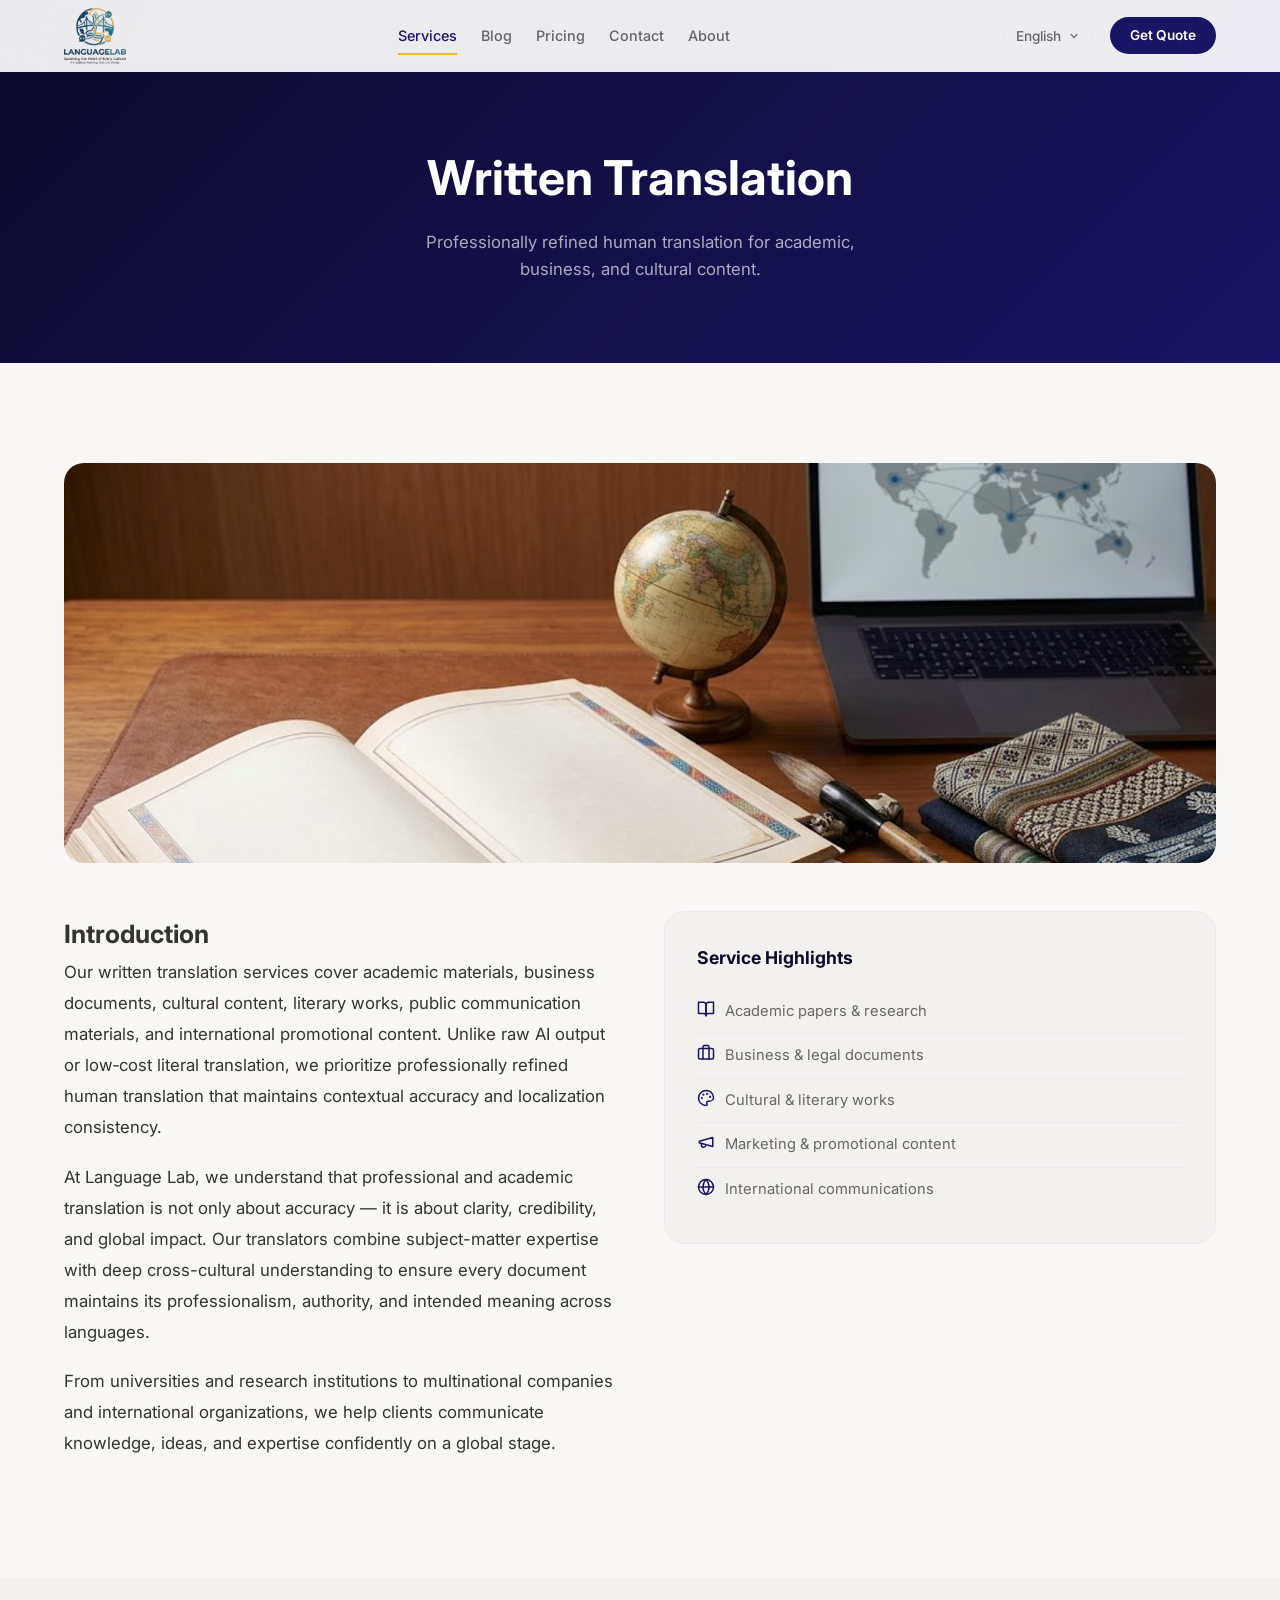
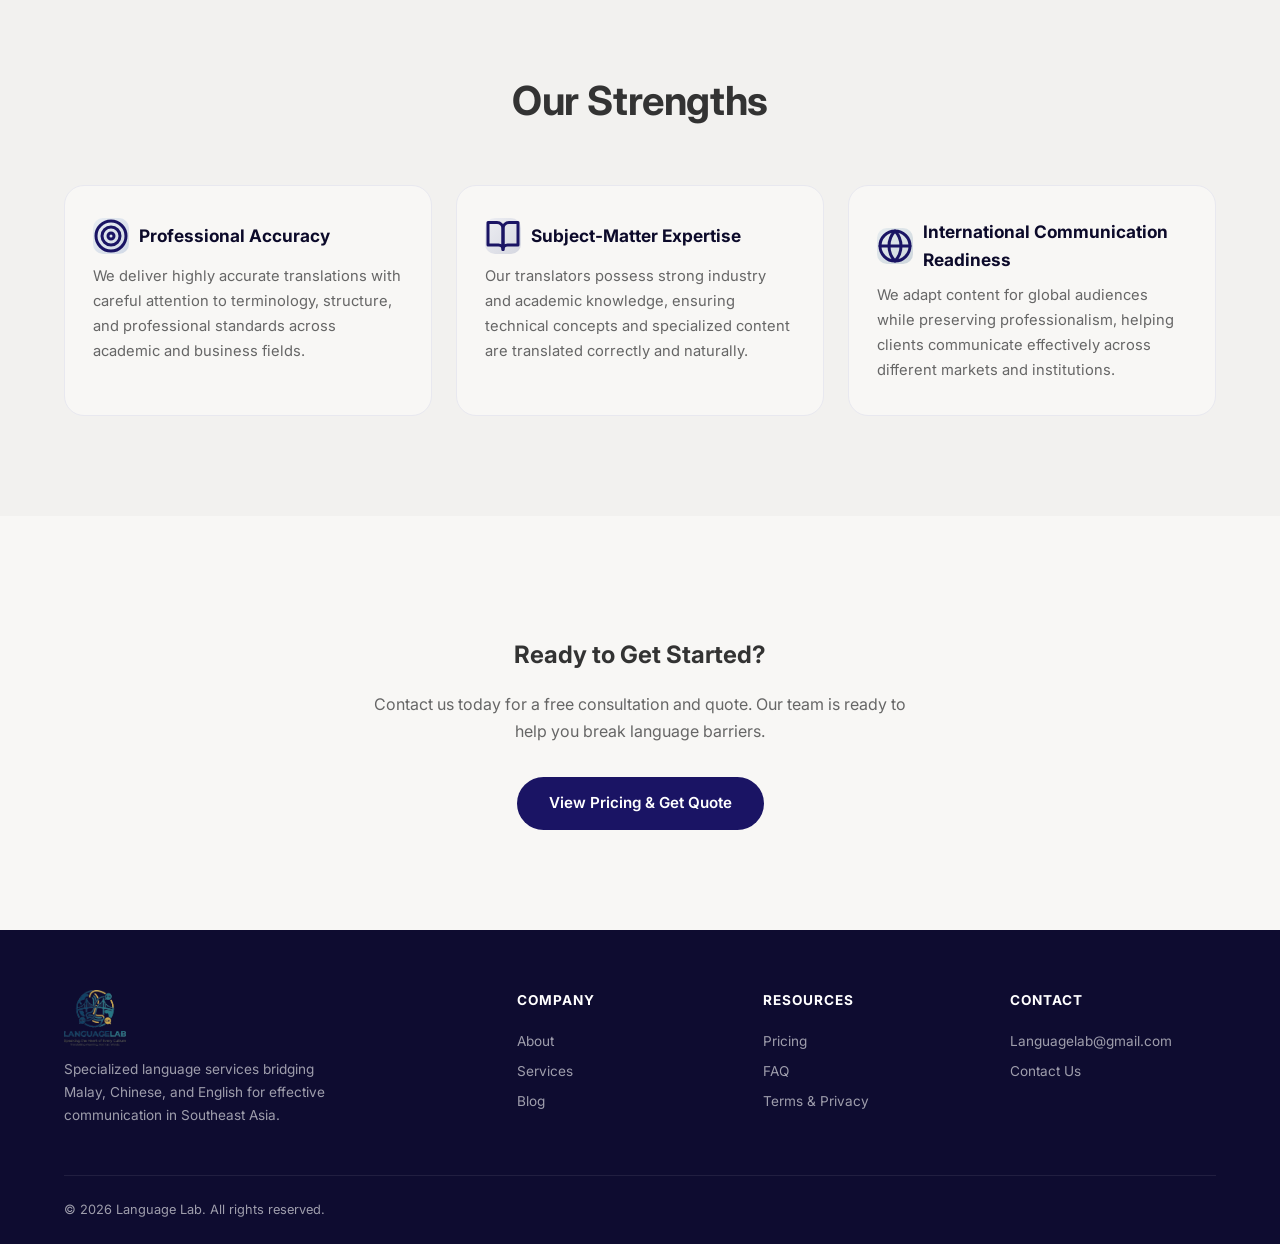
<file: service-translation.html>
<!DOCTYPE html>
<html lang="en">
<head>
    <meta charset="UTF-8">
    <meta name="viewport" content="width=device-width, initial-scale=1.0">
    <title>Written Translation | Language Lab</title>
    <meta name="description" content="Professional written translation for academic, business, cultural, and literary content with contextual accuracy.">
    <script>if(window!==window.top)document.documentElement.classList.add('in-iframe')</script>
    <link rel="preconnect" href="https://fonts.googleapis.com">
    <link rel="preconnect" href="https://fonts.gstatic.com" crossorigin>
    <link href="https://fonts.googleapis.com/css2?family=Inter:wght@300;400;500;600;700;800&family=Noto+Sans+JP:wght@300;400;500;700&family=Noto+Sans+SC:wght@300;400;500;700;900&family=Source+Serif+4:wght@400;500;600;700&display=swap" rel="stylesheet">
    <link rel="stylesheet" href="css/style.css?v=7">
</head>
<body>

    <header class="site-header">
        <div class="header-inner">
            <a href="index.html" class="logo"><img src="images/logo.png" alt="LanguageLab"></a>
            <nav class="nav-menu">
                <a href="index.html#services" class="active" data-i18n="nav_services">Services</a>
                <a href="index.html#blog" data-i18n="nav_blog">Blog</a>
                <a href="index.html#pricing" data-i18n="nav_pricing">Pricing</a>
                <a href="index.html#contact" data-i18n="nav_contact">Contact</a>
                <a href="about.html" data-i18n="nav_about">About</a>
            </nav>
            <div class="nav-right">
                <div class="lang-switcher">
                    <button class="lang-btn" aria-label="Switch Language">
                        <span id="current-lang-label">English</span>
                        <svg viewBox="0 0 20 20" fill="currentColor" width="16" height="16"><path d="M5.23 7.21a.75.75 0 011.06.02L10 11.168l3.71-3.938a.75.75 0 111.08 1.04l-4.25 4.5a.75.75 0 01-1.08 0l-4.25-4.5a.75.75 0 01.02-1.06z"/></svg>
                    </button>
                    <div class="lang-dropdown">
                        <a href="#" data-lang="zh">简体中文</a>
                        <a href="#" data-lang="en" class="active">English</a>
                        <a href="#" data-lang="ms">Bahasa Melayu</a>
                        <a href="#" data-lang="ja">日本語</a>
                    </div>
                </div>
                <a href="index.html#pricing" class="btn-cta-nav" data-i18n="nav_quote">Get Quote</a>
            </div>
            <button class="mobile-toggle" aria-label="Toggle menu"><span></span><span></span><span></span></button>
        </div>
    </header>

    <div class="mobile-menu">
        <a href="index.html#services" class="active" data-i18n="nav_services">Services</a>
        <a href="index.html#blog" data-i18n="nav_blog">Blog</a>
        <a href="index.html#pricing" data-i18n="nav_pricing">Pricing</a>
        <a href="index.html#contact" data-i18n="nav_contact">Contact</a>
        <a href="about.html" data-i18n="nav_about">About</a>
        <a href="index.html#pricing" class="btn btn-dark" data-i18n="nav_quote">Get Quote</a>
    </div>

    <main id="page-content">
    <section class="page-hero">
        <div class="container">
            <h1 data-i18n="sd2_hero_title"><svg viewBox="0 0 24 24" fill="none" stroke="currentColor" stroke-width="2" stroke-linecap="round" stroke-linejoin="round"><path d="M15 2H6a2 2 0 0 0-2 2v16a2 2 0 0 0 2 2h12a2 2 0 0 0 2-2V7Z"/><path d="M14 2v4a2 2 0 0 0 2 2h4"/><path d="M10 9H8"/><path d="M16 13H8"/><path d="M16 17H8"/></svg> Written Translation</h1>
            <p data-i18n="sd2_hero_desc">Professionally refined human translation for academic, business, and cultural content.</p>
        </div>
    </section>

    <section class="section">
        <div class="container">
            <div class="svc-detail-banner">
                <img src="images/Home_card2_.writtentranlation.png" alt="Written Translation">
            </div>

            <div class="svc-detail-content">
                <div class="svc-detail-text">
                    <h2 data-i18n="sd2_intro_title">Introduction</h2>
                    <p data-i18n="sd2_intro_p1">Our written translation services cover academic materials, business documents, cultural content, literary works, public communication materials, and international promotional content. Unlike raw AI output or low‑cost literal translation, we prioritize professionally refined human translation that maintains contextual accuracy and localization consistency.</p>
                    <p data-i18n="sd2_intro_p2">At Language Lab, we understand that professional and academic translation is not only about accuracy — it is about clarity, credibility, and global impact. Our translators combine subject-matter expertise with deep cross-cultural understanding to ensure every document maintains its professionalism, authority, and intended meaning across languages.</p>
                    <p data-i18n="sd2_intro_p3">From universities and research institutions to multinational companies and international organizations, we help clients communicate knowledge, ideas, and expertise confidently on a global stage.</p>
                </div>
                <aside class="svc-detail-aside">
                    <h3 data-i18n="sd2_aside_title">Service Highlights</h3>
                    <ul>
                        <li><span class="aside-icon"><svg viewBox="0 0 24 24" fill="none" stroke="currentColor" stroke-width="2" stroke-linecap="round" stroke-linejoin="round"><path d="M2 3h6a4 4 0 0 1 4 4v14a3 3 0 0 0-3-3H2z"/><path d="M22 3h-6a4 4 0 0 0-4 4v14a3 3 0 0 1 3-3h7z"/></svg></span> <span data-i18n="sd2_aside_1">Academic papers &amp; research</span></li>
                        <li><span class="aside-icon"><svg viewBox="0 0 24 24" fill="none" stroke="currentColor" stroke-width="2" stroke-linecap="round" stroke-linejoin="round"><path d="M16 20V4a2 2 0 0 0-2-2h-4a2 2 0 0 0-2 2v16"/><rect x="2" y="6" width="20" height="14" rx="2"/></svg></span> <span data-i18n="sd2_aside_2">Business &amp; legal documents</span></li>
                        <li><span class="aside-icon"><svg viewBox="0 0 24 24" fill="none" stroke="currentColor" stroke-width="2" stroke-linecap="round" stroke-linejoin="round"><circle cx="13.5" cy="6.5" r=".5" fill="currentColor"/><circle cx="17.5" cy="10.5" r=".5" fill="currentColor"/><circle cx="8.5" cy="7.5" r=".5" fill="currentColor"/><circle cx="6.5" cy="12" r=".5" fill="currentColor"/><path d="M12 2C6.5 2 2 6.5 2 12s4.5 10 10 10c.926 0 1.648-.746 1.648-1.688 0-.437-.18-.835-.437-1.125-.29-.289-.438-.652-.438-1.125a1.64 1.64 0 0 1 1.668-1.668h1.996c3.051 0 5.555-2.503 5.555-5.554C21.965 6.012 17.461 2 12 2z"/></svg></span> <span data-i18n="sd2_aside_3">Cultural &amp; literary works</span></li>
                        <li><span class="aside-icon"><svg viewBox="0 0 24 24" fill="none" stroke="currentColor" stroke-width="2" stroke-linecap="round" stroke-linejoin="round"><path d="m3 11 18-5v12L3 13v-2z"/><path d="M11.6 16.8a3 3 0 1 1-5.8-1.6"/></svg></span> <span data-i18n="sd2_aside_4">Marketing &amp; promotional content</span></li>
                        <li><span class="aside-icon"><svg viewBox="0 0 24 24" fill="none" stroke="currentColor" stroke-width="2" stroke-linecap="round" stroke-linejoin="round"><circle cx="12" cy="12" r="10"/><path d="M12 2a14.5 14.5 0 0 0 0 20 14.5 14.5 0 0 0 0-20"/><path d="M2 12h20"/></svg></span> <span data-i18n="sd2_aside_5">International communications</span></li>
                    </ul>
                </aside>
            </div>
        </div>
    </section>

    <section class="section section-alt">
        <div class="container">
            <div class="section-header">
                <h2 class="section-title" data-i18n="sd2_str_title">Our Strengths</h2>
            </div>
            <div class="svc-strengths-grid">
                <div class="svc-strength-card">
                    <h3><span class="strength-icon" style="background:linear-gradient(135deg,#e8edf2,#d1d9e6);"><svg viewBox="0 0 24 24" fill="none" stroke="currentColor" stroke-width="2" stroke-linecap="round" stroke-linejoin="round"><circle cx="12" cy="12" r="10"/><circle cx="12" cy="12" r="6"/><circle cx="12" cy="12" r="2"/></svg></span> <span data-i18n="sd2_s1_title">Professional Accuracy</span></h3>
                    <p data-i18n="sd2_s1_desc">We deliver highly accurate translations with careful attention to terminology, structure, and professional standards across academic and business fields.</p>
                </div>
                <div class="svc-strength-card">
                    <h3><span class="strength-icon" style="background:linear-gradient(135deg,#edeef3,#d5d7e0);"><svg viewBox="0 0 24 24" fill="none" stroke="currentColor" stroke-width="2" stroke-linecap="round" stroke-linejoin="round"><path d="M2 3h6a4 4 0 0 1 4 4v14a3 3 0 0 0-3-3H2z"/><path d="M22 3h-6a4 4 0 0 0-4 4v14a3 3 0 0 1 3-3h7z"/></svg></span> <span data-i18n="sd2_s2_title">Subject-Matter Expertise</span></h3>
                    <p data-i18n="sd2_s2_desc">Our translators possess strong industry and academic knowledge, ensuring technical concepts and specialized content are translated correctly and naturally.</p>
                </div>
                <div class="svc-strength-card">
                    <h3><span class="strength-icon" style="background:linear-gradient(135deg,#e6ecef,#cdd6dc);"><svg viewBox="0 0 24 24" fill="none" stroke="currentColor" stroke-width="2" stroke-linecap="round" stroke-linejoin="round"><circle cx="12" cy="12" r="10"/><path d="M12 2a14.5 14.5 0 0 0 0 20 14.5 14.5 0 0 0 0-20"/><path d="M2 12h20"/></svg></span> <span data-i18n="sd2_s3_title">International Communication Readiness</span></h3>
                    <p data-i18n="sd2_s3_desc">We adapt content for global audiences while preserving professionalism, helping clients communicate effectively across different markets and institutions.</p>
                </div>
            </div>
        </div>
    </section>

    <section class="section">
        <div class="container svc-detail-cta">
            <h2 data-i18n="sd_cta_title">Ready to Get Started?</h2>
            <p style="max-width:540px;margin:16px auto 32px;color:var(--text-light);line-height:1.7;" data-i18n="sd_cta_desc">Contact us today for a free consultation and quote. Our team is ready to help you break language barriers.</p>
            <a href="index.html#pricing" class="btn btn-dark" data-i18n="sd_cta_btn">View Pricing &amp; Get Quote</a>
        </div>
    </section>
    </main>

    <footer class="site-footer">
        <div class="container">
            <div class="footer-grid">
                <div class="footer-brand">
                    <div class="logo"><img src="images/logo.png" alt="LanguageLab"></div>
                    <p>Specialized language services bridging Malay, Chinese, and English for effective communication in Southeast Asia.</p>
                </div>
                <div class="footer-col"><h4>Company</h4><a href="about.html">About</a><a href="index.html#services">Services</a><a href="index.html#blog">Blog</a></div>
                <div class="footer-col"><h4>Resources</h4><a href="index.html#pricing">Pricing</a><a href="#">FAQ</a><a href="#">Terms &amp; Privacy</a></div>
                <div class="footer-col"><h4>Contact</h4><a href="mailto:Languagelab@gmail.com">Languagelab@gmail.com</a><a href="index.html#contact">Contact Us</a></div>
            </div>
            <div class="footer-bottom"><span>&copy; 2026 Language Lab. All rights reserved.</span></div>
        </div>
    </footer>

    <button class="scroll-top" aria-label="Scroll to top">↑</button>
    <script src="js/i18n.js?v=7"></script>
    <script src="js/main.js?v=7"></script>
</body>
</html>
</file>
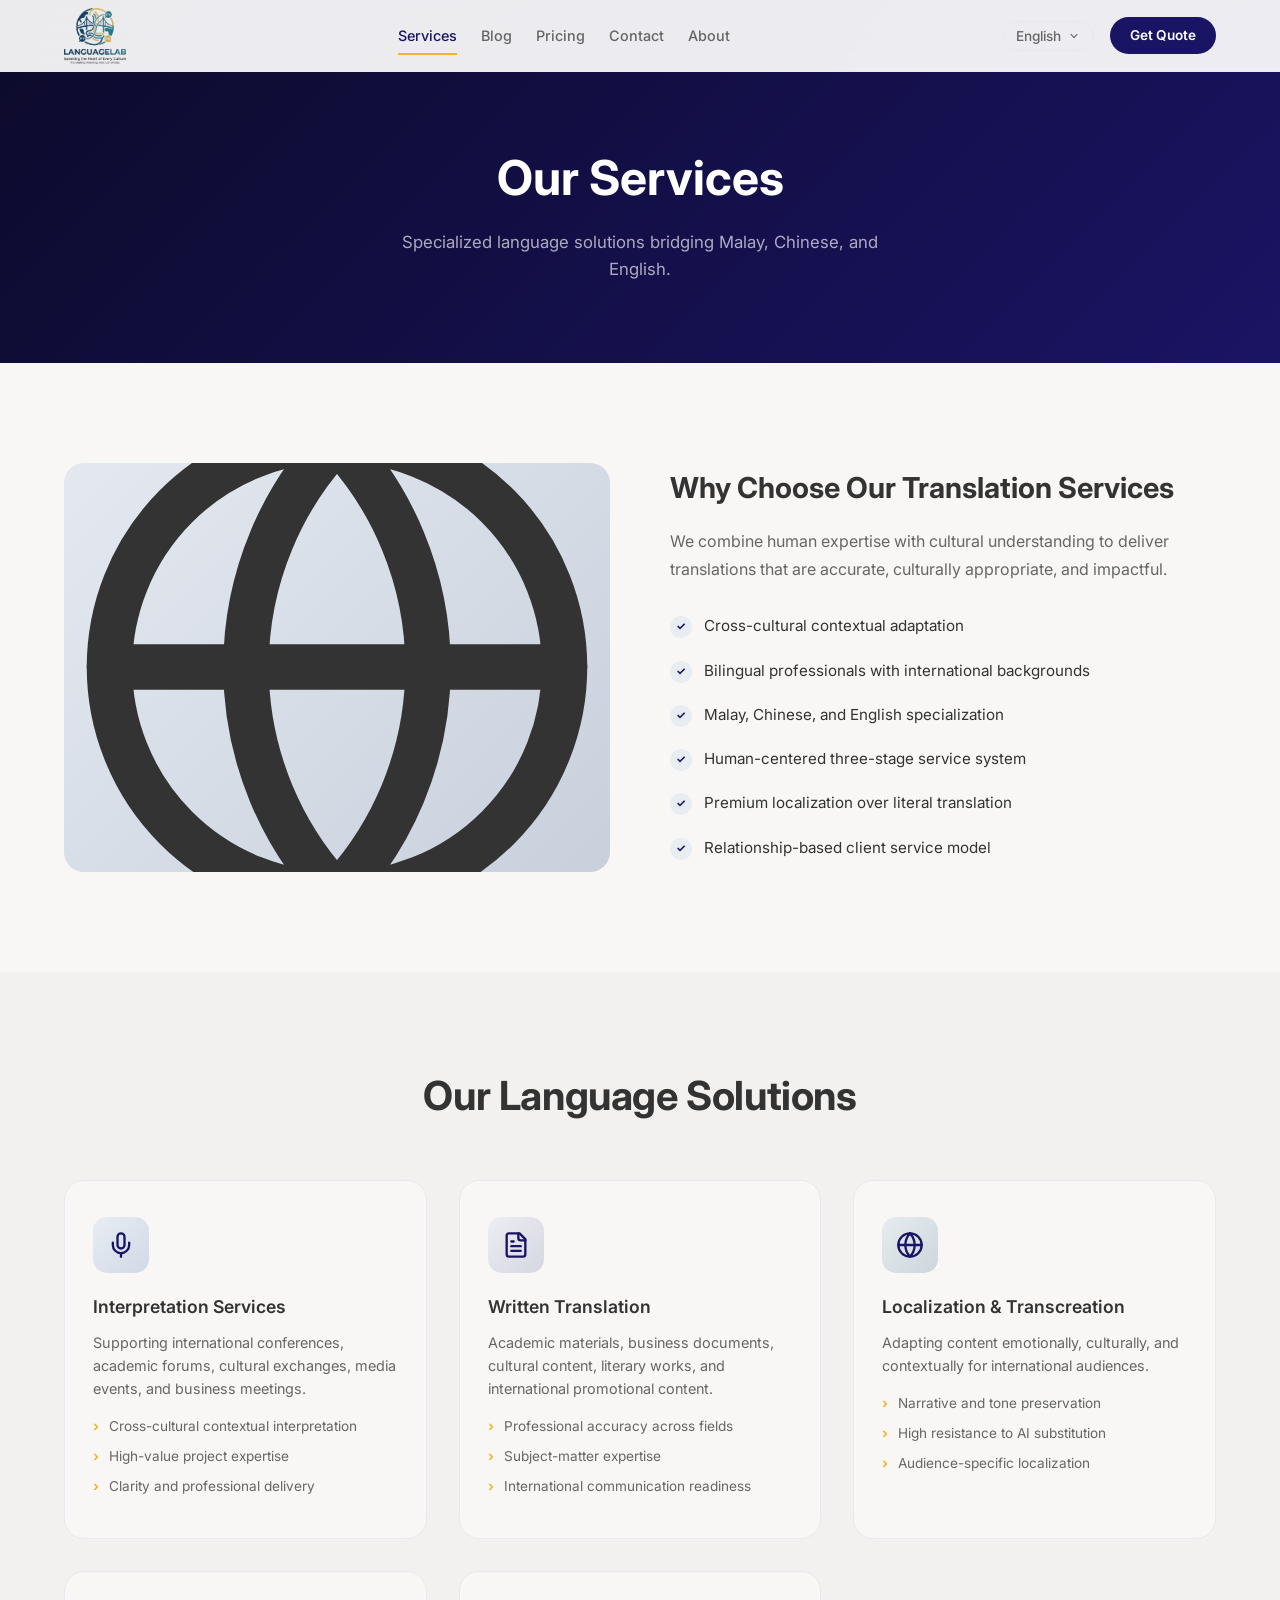
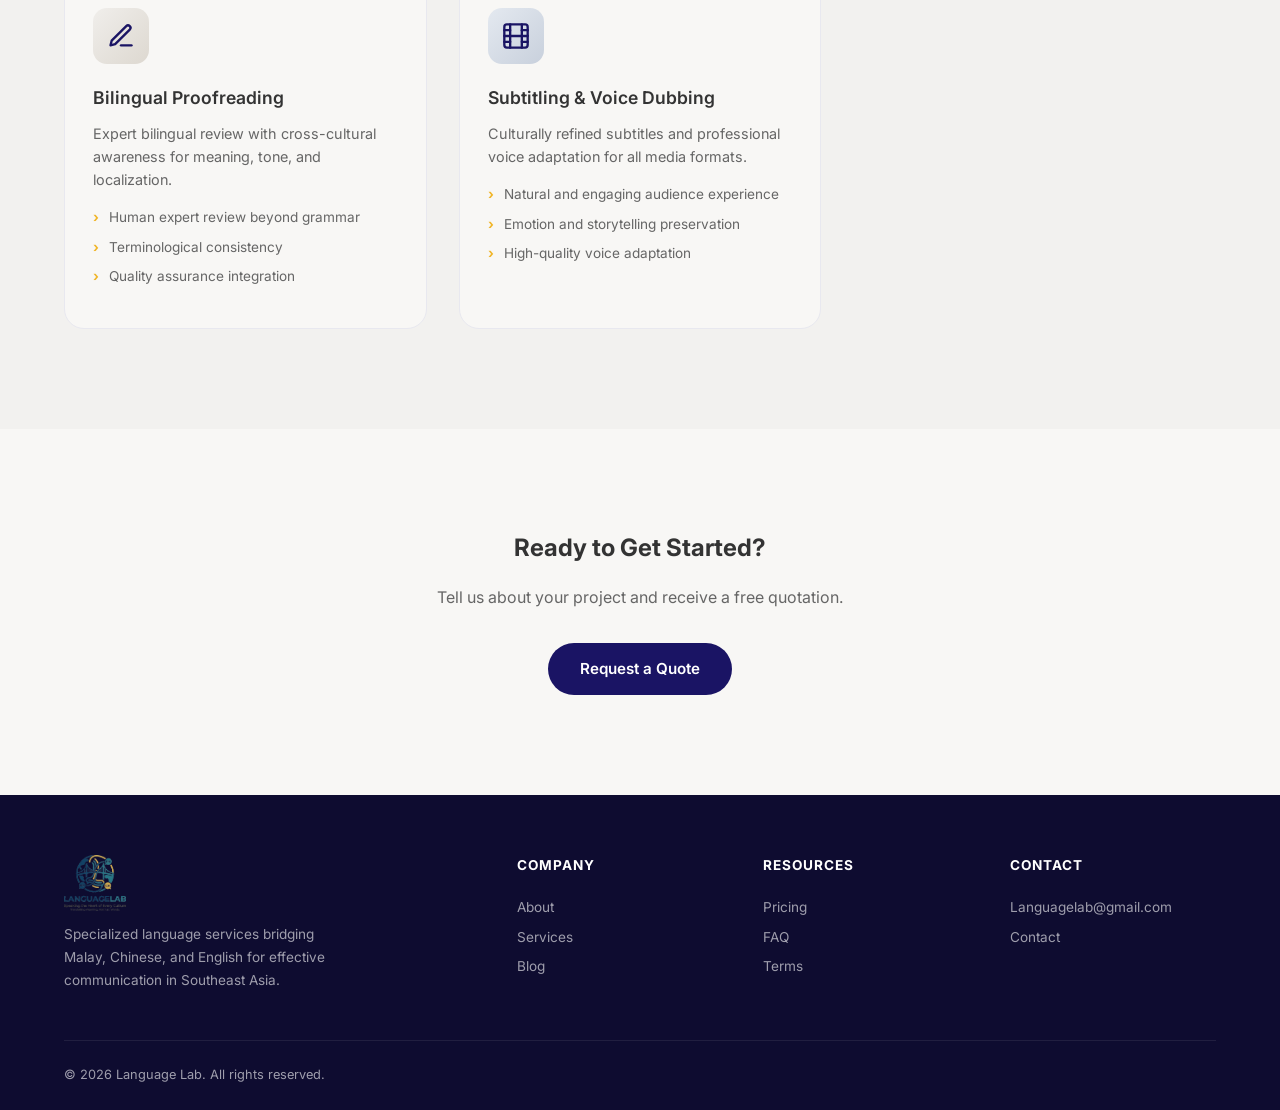
<file: services.html>
<!DOCTYPE html>
<html lang="en">
<head>
    <meta charset="UTF-8">
    <meta name="viewport" content="width=device-width, initial-scale=1.0">
    <title data-i18n="svc_page_title">Our Services | Language Lab</title>
    <meta name="description" data-i18n-attr="content" data-i18n="svc_page_desc" content="Explore Language Lab's specialized translation, interpretation, and localization services for businesses in Southeast Asia.">

    <script>if(window!==window.top)document.documentElement.classList.add('in-iframe')</script>
    <link rel="preconnect" href="https://fonts.googleapis.com">
    <link rel="preconnect" href="https://fonts.gstatic.com" crossorigin>
    <link href="https://fonts.googleapis.com/css2?family=Inter:wght@300;400;500;600;700;800&family=Noto+Sans+JP:wght@300;400;500;700&family=Noto+Sans+SC:wght@300;400;500;700;900&family=Source+Serif+4:wght@400;500;600;700&display=swap" rel="stylesheet">

    <link rel="stylesheet" href="css/style.css?v=7">
</head>
<body>

    <!-- Header -->
    <header class="site-header">
        <div class="header-inner">
            <a href="index.html" class="logo"><img src="images/logo.png" alt="LanguageLab"></a>

            <nav class="nav-menu">
                <a href="index.html#services" class="active" data-i18n="nav_services">Services</a>
                <a href="index.html#blog" data-i18n="nav_blog">Blog</a>
                <a href="index.html#pricing" data-i18n="nav_pricing">Pricing</a>
                <a href="index.html#contact" data-i18n="nav_contact">Contact</a>
                <a href="about.html" data-i18n="nav_about">About</a>
            </nav>

            <div class="nav-right">
                <div class="lang-switcher">
                    <button class="lang-btn" aria-label="Switch Language">
                        <span id="current-lang-label">English</span>
                        <svg viewBox="0 0 20 20" fill="currentColor" width="16" height="16"><path d="M5.23 7.21a.75.75 0 011.06.02L10 11.168l3.71-3.938a.75.75 0 111.08 1.04l-4.25 4.5a.75.75 0 01-1.08 0l-4.25-4.5a.75.75 0 01.02-1.06z"/></svg>
                    </button>
                    <div class="lang-dropdown">
                        <a href="#" data-lang="zh">简体中文</a>
                        <a href="#" data-lang="en" class="active">English</a>
                        <a href="#" data-lang="ms">Bahasa Melayu</a>
                        <a href="#" data-lang="ja">日本語</a>
                    </div>
                </div>
                <a href="index.html#pricing" class="btn-cta-nav" data-i18n="nav_quote">Get Quote</a>
            </div>

            <button class="mobile-toggle" aria-label="Toggle menu">
                <span></span>
                <span></span>
                <span></span>
            </button>
        </div>
    </header>

    <!-- Mobile Menu -->
    <div class="mobile-menu">
        <a href="index.html#services" class="active" data-i18n="nav_services">Services</a>
        <a href="index.html#blog" data-i18n="nav_blog">Blog</a>
        <a href="index.html#pricing" data-i18n="nav_pricing">Pricing</a>
        <a href="index.html#contact" data-i18n="nav_contact">Contact</a>
        <a href="about.html" data-i18n="nav_about">About</a>
        <a href="index.html#pricing" class="btn btn-dark" data-i18n="nav_quote">Get Quote</a>
    </div>

    <main id="page-content">
    <!-- Page Hero -->
    <section class="page-hero">
        <div class="container">
            <h1 data-i18n="svc_hero_title">Our Services</h1>
            <p data-i18n="svc_hero_desc">Specialized language solutions tailored to your needs, bridging Malay, Chinese, and English with cultural precision.</p>
        </div>
    </section>

    <!-- Service Advantages -->
    <section class="section">
        <div class="container">
            <div class="advantage-grid">
                <div class="advantage-img" style="background: linear-gradient(135deg, #e4e9f0, #c8d0dc);">
                    <svg viewBox="0 0 24 24" fill="none" stroke="currentColor" stroke-width="2" stroke-linecap="round" stroke-linejoin="round"><circle cx="12" cy="12" r="10"/><path d="M12 2a14.5 14.5 0 0 0 0 20 14.5 14.5 0 0 0 0-20"/><path d="M2 12h20"/></svg>
                </div>
                <div class="advantage-text">
                    <h2 data-i18n="adv_title">Why Choose Our Translation Services</h2>
                    <p data-i18n="adv_desc">We combine human expertise with cultural understanding to deliver translations that are accurate, culturally appropriate, and impactful. Our team of bilingual professionals with cross-cultural experience ensures natural, precise, and culturally relevant delivery.</p>
                    <ul class="advantage-list">
                        <li>
                            <span class="check">✓</span>
                            <span data-i18n="adv_1">Cross-cultural contextual adaptation</span>
                        </li>
                        <li>
                            <span class="check">✓</span>
                            <span data-i18n="adv_2">Bilingual professionals with international backgrounds</span>
                        </li>
                        <li>
                            <span class="check">✓</span>
                            <span data-i18n="adv_3">Malay, Chinese, and English specialization</span>
                        </li>
                        <li>
                            <span class="check">✓</span>
                            <span data-i18n="adv_4">Human-centered three-stage service system</span>
                        </li>
                        <li>
                            <span class="check">✓</span>
                            <span data-i18n="adv_5">Premium localization over literal translation</span>
                        </li>
                        <li>
                            <span class="check">✓</span>
                            <span data-i18n="adv_6">Relationship-based client service model</span>
                        </li>
                    </ul>
                </div>
            </div>
        </div>
    </section>

    <!-- Service Detail Cards -->
    <section class="section section-alt">
        <div class="container">
            <div class="section-header">
                <h2 class="section-title" data-i18n="detail_title">Comprehensive Language Solutions</h2>
            </div>

            <div class="detail-cards">
                <a href="service-interpretation.html" class="detail-card" style="text-decoration:none;color:inherit;">
                    <div class="detail-card-icon" style="background: linear-gradient(135deg, #e8edf2, #d1d9e6);"><svg viewBox="0 0 24 24" fill="none" stroke="currentColor" stroke-width="2" stroke-linecap="round" stroke-linejoin="round"><path d="M12 2a3 3 0 0 0-3 3v7a3 3 0 0 0 6 0V5a3 3 0 0 0-3-3Z"/><path d="M19 10v2a7 7 0 0 1-14 0v-2"/><line x1="12" x2="12" y1="19" y2="22"/></svg></div>
                    <h3 data-i18n="detail_1_title">Interpretation Services</h3>
                    <p data-i18n="detail_1_desc">Supporting international conferences, academic forums, cultural exchanges, media events, and business meetings with contextual accuracy and cultural adaptation.</p>
                    <ul>
                        <li data-i18n="detail_1_s1">Cross-cultural contextual interpretation</li>
                        <li data-i18n="detail_1_s2">High-value project expertise</li>
                        <li data-i18n="detail_1_s3">Clarity and professional delivery</li>
                    </ul>
                </a>

                <a href="service-translation.html" class="detail-card" style="text-decoration:none;color:inherit;">
                    <div class="detail-card-icon" style="background: linear-gradient(135deg, #edeef3, #d5d7e0);"><svg viewBox="0 0 24 24" fill="none" stroke="currentColor" stroke-width="2" stroke-linecap="round" stroke-linejoin="round"><path d="M15 2H6a2 2 0 0 0-2 2v16a2 2 0 0 0 2 2h12a2 2 0 0 0 2-2V7Z"/><path d="M14 2v4a2 2 0 0 0 2 2h4"/><path d="M10 9H8"/><path d="M16 13H8"/><path d="M16 17H8"/></svg></div>
                    <h3 data-i18n="detail_2_title">Written Translation</h3>
                    <p data-i18n="detail_2_desc">Covering academic materials, business documents, cultural content, literary works, and international promotional content with professionally refined human translation.</p>
                    <ul>
                        <li data-i18n="detail_2_s1">Professional accuracy across fields</li>
                        <li data-i18n="detail_2_s2">Subject-matter expertise</li>
                        <li data-i18n="detail_2_s3">International communication readiness</li>
                    </ul>
                </a>

                <a href="service-localization.html" class="detail-card" style="text-decoration:none;color:inherit;">
                    <div class="detail-card-icon" style="background: linear-gradient(135deg, #e6ecef, #cdd6dc);"><svg viewBox="0 0 24 24" fill="none" stroke="currentColor" stroke-width="2" stroke-linecap="round" stroke-linejoin="round"><circle cx="12" cy="12" r="10"/><path d="M12 2a14.5 14.5 0 0 0 0 20 14.5 14.5 0 0 0 0-20"/><path d="M2 12h20"/></svg></div>
                    <h3 data-i18n="detail_3_title">Localization &amp; Transcreation</h3>
                    <p data-i18n="detail_3_desc">Adapting content emotionally, culturally, and contextually to resonate with international audiences while preserving the original message's intent and narrative depth.</p>
                    <ul>
                        <li data-i18n="detail_3_s1">Narrative and tone preservation</li>
                        <li data-i18n="detail_3_s2">High resistance to AI substitution</li>
                        <li data-i18n="detail_3_s3">Audience-specific localization</li>
                    </ul>
                </a>

                <a href="service-proofreading.html" class="detail-card" style="text-decoration:none;color:inherit;">
                    <div class="detail-card-icon" style="background: linear-gradient(135deg, #f0eeeb, #ddd8d0);"><svg viewBox="0 0 24 24" fill="none" stroke="currentColor" stroke-width="2" stroke-linecap="round" stroke-linejoin="round"><path d="M12 20h9"/><path d="M16.5 3.5a2.12 2.12 0 0 1 3 3L7 19l-4 1 1-4Z"/></svg></div>
                    <h3 data-i18n="detail_4_title">Bilingual Proofreading</h3>
                    <p data-i18n="detail_4_desc">Expert bilingual review with cross-cultural awareness to verify meaning, tone, and localization choices for the target audience.</p>
                    <ul>
                        <li data-i18n="detail_4_s1">Human expert review beyond grammar</li>
                        <li data-i18n="detail_4_s2">Terminological consistency</li>
                        <li data-i18n="detail_4_s3">Quality assurance integration</li>
                    </ul>
                </a>

                <a href="service-subtitling.html" class="detail-card" style="text-decoration:none;color:inherit;">
                    <div class="detail-card-icon" style="background: linear-gradient(135deg, #e4e9f0, #c8d0dc);"><svg viewBox="0 0 24 24" fill="none" stroke="currentColor" stroke-width="2" stroke-linecap="round" stroke-linejoin="round"><rect x="2" y="2" width="20" height="20" rx="2.18" ry="2.18"/><line x1="7" x2="7" y1="2" y2="22"/><line x1="17" x2="17" y1="2" y2="22"/><line x1="2" x2="22" y1="12" y2="12"/><line x1="2" x2="7" y1="7" y2="7"/><line x1="2" x2="7" y1="17" y2="17"/><line x1="17" x2="22" y1="7" y2="7"/><line x1="17" x2="22" y1="17" y2="17"/></svg></div>
                    <h3 data-i18n="detail_5_title">Subtitling &amp; Voice Dubbing</h3>
                    <p data-i18n="detail_5_desc">Culturally refined subtitles and professional voice adaptation for films, streaming platforms, gaming, digital media, and live-stream content.</p>
                    <ul>
                        <li data-i18n="detail_5_s1">Natural and engaging audience experience</li>
                        <li data-i18n="detail_5_s2">Emotion and storytelling preservation</li>
                        <li data-i18n="detail_5_s3">High-quality voice adaptation</li>
                    </ul>
                </a>
            </div>
        </div>
    </section>

    <!-- CTA Section -->
    <section class="section">
        <div class="container" style="text-align: center;">
            <h2 data-i18n="svc_cta_title">Ready to Get Started?</h2>
            <p data-i18n="svc_cta_desc" style="max-width: 540px; margin: 16px auto 32px; color: var(--text-light); line-height: 1.7;">Contact us today for a free consultation and quote. Our team is ready to help you break language barriers and expand globally.</p>
            <a href="index.html#pricing" class="btn btn-dark" data-i18n="svc_cta_btn">View Pricing &amp; Get Quote</a>
        </div>
    </section>

    </main>

    <!-- Footer -->
    <footer class="site-footer">
        <div class="container">
            <div class="footer-grid">
                <div class="footer-brand">
                    <div class="logo"><img src="images/logo.png" alt="LanguageLab"></div>
                    <p data-i18n="footer_desc">Specialized language services bridging Malay, Chinese, and English for effective communication in Southeast Asia.</p>
                </div>
                <div class="footer-col">
                    <h4 data-i18n="footer_company">Company</h4>
                    <a href="about.html" data-i18n="nav_about">About</a>
                    <a href="index.html#services" data-i18n="nav_services">Services</a>
                    <a href="index.html#blog" data-i18n="nav_blog">Blog</a>
                </div>
                <div class="footer-col">
                    <h4 data-i18n="footer_resources">Resources</h4>
                    <a href="index.html#pricing" data-i18n="nav_pricing">Pricing</a>
                    <a href="#" data-i18n="nav_faq">FAQ</a>
                    <a href="#" data-i18n="footer_terms">Terms &amp; Privacy</a>
                </div>
                <div class="footer-col">
                    <h4 data-i18n="footer_contact">Contact</h4>
                    <a href="mailto:Languagelab@gmail.com">Languagelab@gmail.com</a>
                    <a href="index.html#contact" data-i18n="nav_contact">Contact Us</a>
                </div>
            </div>
            <div class="footer-bottom">
                <span data-i18n="footer_copy">&copy; 2026 Language Lab. All rights reserved.</span>
            </div>
        </div>
    </footer>

    <!-- Scroll to Top -->
    <button class="scroll-top" aria-label="Scroll to top">↑</button>

    <script src="js/i18n.js?v=7"></script>
    <script src="js/main.js?v=7"></script>
</body>
</html>
</file>
<file: css/style.css>
/* ============================================
   Design System — Premium Translation Company
   ============================================ */
:root {
    --primary: #1a1464;
    --primary-light: #2d28a0;
    --accent: #f0b528;
    --accent-hover: #d9a020;
    --dark: #0c0a2a;
    --text: #333;
    --text-light: #666;
    --text-muted: #999;
    --bg: #f8f7f5;
    --bg-alt: #f2f1ef;
    --bg-dark: #0e0c30;
    --border: #e8e8ef;
    --shadow-sm: 0 2px 8px rgba(26,20,100,.06);
    --shadow-md: 0 8px 30px rgba(26,20,100,.10);
    --shadow-lg: 0 20px 60px rgba(26,20,100,.12);
    --shadow-card: 0 4px 20px rgba(26,20,100,.08);
    --radius: 12px;
    --radius-lg: 20px;
    --radius-full: 100px;
    --transition: .3s cubic-bezier(.4,0,.2,1);
    --font: 'Inter', 'Noto Sans SC', 'Noto Sans JP', system-ui, sans-serif;
    --font-serif: 'Source Serif 4', Georgia, serif;
    --container: 1200px;
    --header-h: 72px;
}

/* --- Reset & Base --- */
*, *::before, *::after { margin: 0; padding: 0; box-sizing: border-box; }
html { scroll-behavior: smooth; scroll-padding-top: var(--header-h); }
body {
    font-family: var(--font); color: var(--text); line-height: 1.6;
    background: var(--bg); -webkit-font-smoothing: antialiased;
    overflow-x: hidden; overflow-wrap: break-word;
}
a { text-decoration: none; color: inherit; transition: color var(--transition); }
ul { list-style: none; }
img { max-width: 100%; height: auto; display: block; }
button { font-family: inherit; cursor: pointer; border: none; background: none; }
.container { max-width: var(--container); margin: 0 auto; padding: 0 24px; }

/* ============================================
   HEADER / NAV
   ============================================ */
.site-header {
    position: fixed; top: 0; left: 0; right: 0; z-index: 1000;
    background: rgba(255,255,255,.92); backdrop-filter: blur(20px); -webkit-backdrop-filter: blur(20px);
    border-bottom: 1px solid rgba(232,232,239,.6);
    height: var(--header-h); transition: all var(--transition);
}
.site-header.scrolled { box-shadow: var(--shadow-sm); }
.header-inner {
    max-width: var(--container); margin: 0 auto; padding: 0 24px;
    display: flex; align-items: center; justify-content: space-between; height: 100%;
}
.logo { display: flex; align-items: center; }
.logo img { height: 56px; width: auto; display: block; }

.nav-menu { display: flex; align-items: center; gap: 24px; flex-shrink: 1; min-width: 0; }
.nav-menu a {
    font-size: .9rem; font-weight: 500; color: var(--text-light);
    padding: 8px 0; position: relative; transition: color var(--transition);
    white-space: nowrap;
}
.nav-menu a:hover, .nav-menu a.active { color: var(--primary); }
.nav-menu a::after {
    content: ''; position: absolute; bottom: 0; left: 0; width: 0; height: 2px;
    background: var(--accent); transition: width var(--transition);
}
.nav-menu a:hover::after, .nav-menu a.active::after { width: 100%; }

.nav-right { display: flex; align-items: center; gap: 16px; }

/* Language Switcher */
.lang-switcher { position: relative; }
.lang-btn {
    display: flex; align-items: center; gap: 6px;
    font-size: .85rem; font-weight: 500; color: var(--text-light);
    padding: 6px 12px; border-radius: var(--radius-full);
    border: 1px solid var(--border); background: none; cursor: pointer;
    font-family: inherit; transition: all var(--transition);
}
.lang-btn:hover { border-color: var(--primary); color: var(--primary); }
.lang-btn svg { width: 14px; height: 14px; transition: transform var(--transition); }
.lang-switcher.open .lang-btn svg { transform: rotate(180deg); }
.lang-dropdown {
    position: absolute; top: calc(100% + 8px); right: 0;
    background: var(--bg); border: 1px solid var(--border); border-radius: var(--radius);
    box-shadow: var(--shadow-md); min-width: 160px;
    opacity: 0; visibility: hidden; transform: translateY(-8px);
    transition: all var(--transition); overflow: hidden; z-index: 10;
}
.lang-switcher.open .lang-dropdown { opacity: 1; visibility: visible; transform: translateY(0); }
.lang-dropdown a {
    display: block; padding: 10px 16px; font-size: .85rem; color: var(--text-light);
    transition: all var(--transition);
}
.lang-dropdown a:hover { background: var(--bg-alt); color: var(--primary); }
.lang-dropdown a.active { color: var(--primary); font-weight: 600; background: var(--bg-alt); }

.btn-cta-nav {
    padding: 8px 20px; background: var(--primary); color: #fff !important;
    border-radius: var(--radius-full); font-size: .85rem; font-weight: 600;
    transition: all var(--transition); white-space: nowrap; flex-shrink: 0;
}
.btn-cta-nav:hover { background: var(--primary-light); transform: translateY(-1px); }

/* Mobile Nav */
.mobile-toggle { display: none; width: 28px; height: 20px; position: relative; cursor: pointer; }
.mobile-toggle span {
    display: block; width: 100%; height: 2px; background: var(--primary);
    position: absolute; transition: all var(--transition); border-radius: 2px;
}
.mobile-toggle span:nth-child(1) { top: 0; }
.mobile-toggle span:nth-child(2) { top: 9px; }
.mobile-toggle span:nth-child(3) { bottom: 0; }
.mobile-toggle.open span:nth-child(1) { top: 9px; transform: rotate(45deg); }
.mobile-toggle.open span:nth-child(2) { opacity: 0; }
.mobile-toggle.open span:nth-child(3) { bottom: 9px; transform: rotate(-45deg); }

.mobile-menu {
    display: none; position: fixed; top: var(--header-h); left: 0; right: 0; bottom: 0;
    background: rgba(255,255,255,.98); backdrop-filter: blur(20px);
    flex-direction: column; align-items: center; justify-content: center; gap: 24px;
    z-index: 999;
}
.mobile-menu.open { display: flex; }
.mobile-menu a { font-size: 1.2rem; font-weight: 500; color: var(--text); }

/* ============================================
   HERO
   ============================================ */
.hero {
    height: 100vh; display: flex; align-items: center;
    background: linear-gradient(150deg, #5a7299 0%, #6883a8 30%, #7591b0 55%, #7088a6 80%, #627d9e 100%);
    position: relative; overflow: hidden;
    padding-top: var(--header-h); padding-bottom: 52px;
    box-sizing: border-box;
}
.hero::before {
    content: ''; position: absolute; inset: 0;
    background: radial-gradient(ellipse at 60% 40%, rgba(255,200,100,.16) 0%, transparent 50%),
                radial-gradient(circle at 80% 60%, rgba(160,120,220,.12) 0%, transparent 40%),
                radial-gradient(circle at 25% 70%, rgba(255,160,120,.1) 0%, transparent 35%),
                radial-gradient(circle at 50% 50%, rgba(140,120,220,.1) 0%, transparent 60%);
}
.hero-grid {
    position: absolute; inset: 0; opacity: .04;
    background-image: url("data:image/svg+xml,%3Csvg width='60' height='60' viewBox='0 0 60 60' xmlns='http://www.w3.org/2000/svg'%3E%3Cpath d='M54.627 0l.83.828-1.415 1.415L51.8 0h2.827zM5.373 0l-.83.828L5.96 2.243 8.2 0H5.374zM48.97 0l3.657 3.657-1.414 1.414L46.143 0h2.828zM11.03 0L7.372 3.657 8.787 5.07 13.857 0H11.03zm32.284 0L49.8 6.485 48.384 7.9l-7.9-7.9h2.83zM16.686 0L10.2 6.485 11.616 7.9l7.9-7.9h-2.83zm20.97 0l9.315 9.314-1.414 1.414L34.828 0h2.83zM22.344 0L13.03 9.314l1.414 1.414L25.172 0h-2.83zM32 0l12.142 12.142-1.414 1.414L30 .828 17.272 13.556l-1.414-1.414L28 0h4zM.284 0l28 28-1.414 1.414L0 2.544V0h.284zM0 5.373l25.456 25.455-1.414 1.415L0 8.2V5.374zm0 5.656l22.627 22.627-1.414 1.414L0 13.86v-2.83zm0 5.656l19.8 19.8-1.415 1.413L0 19.514v-2.83zm0 5.657l16.97 16.97-1.414 1.415L0 25.172v-2.83zM0 28l14.142 14.142-1.414 1.414L0 30.828V28z' fill='%23ffffff' fill-opacity='1' fill-rule='evenodd'/%3E%3C/svg%3E");
}
.hero .container { position: relative; z-index: 1; margin-left: 10%; margin-right: auto; }
.hero-content { max-width: 680px; color: #fff; }
.hero-badge {
    display: inline-flex; align-items: center; gap: 8px;
    background: rgba(255,255,255,.1); border: 1px solid rgba(255,255,255,.15);
    padding: 6px 16px; border-radius: var(--radius-full);
    font-size: .8rem; font-weight: 500; margin-bottom: 14px;
    backdrop-filter: blur(10px);
}
.hero-badge .dot { width: 6px; height: 6px; border-radius: 50%; background: var(--accent); animation: pulse 2s infinite; }
@keyframes pulse { 0%,100% { opacity: 1; } 50% { opacity: .4; } }
.hero h1 {
    font-size: clamp(2rem, 4.5vw, 3.4rem); font-weight: 800; line-height: 1.1;
    margin-bottom: 12px; letter-spacing: -.02em;
}
.hero h1 .accent {
    color: var(--accent); position: relative;
}
.hero h1 .accent::after {
    content: ''; position: absolute; bottom: -2px; left: 0; width: 100%; height: 3px;
    background: linear-gradient(90deg, rgba(240,170,60,0.7) 0%, rgba(220,120,60,0.3) 60%, transparent 100%);
    border-radius: 2px;
}
.hero .tagline {
    font-size: clamp(0.92rem, 1.8vw, 1.08rem); color: rgba(255,255,255,.75);
    line-height: 1.65; margin-bottom: 18px; max-width: 600px;
}
.hero-btns { display: flex; gap: 16px; flex-wrap: wrap; }
.hero-btns .btn { white-space: nowrap; }
.hero-stats {
    display: flex; gap: 28px; margin-top: 22px;
    padding-top: 16px; position: relative;
    border-top: 1px solid rgba(240,180,80,0.2);
    flex-wrap: wrap;
}
.hero-stats::before {
    content: '';
    position: absolute; top: -1px; left: 0; width: 100px; height: 3px;
    background: linear-gradient(90deg, rgba(240,160,60,0.7), rgba(240,160,60,0));
}
.huiwen-deco {
    position: absolute; top: -7px; left: 0;
    width: 100px; height: 12px;
    color: rgba(240,170,60,0.35);
}
.hero-stat-num {
    display: block; font-size: 1.5rem; font-weight: 700;
    color: var(--accent); line-height: 1;
}
.hero-stat-label {
    display: block; font-size: 0.85rem; color: rgba(255,255,255,0.55);
    margin-top: 6px; letter-spacing: 0.02em;
}

/* Floating shapes */
.hero-shapes { position: absolute; inset: 0; pointer-events: none; overflow: hidden; }
.hero-shapes .shape {
    position: absolute; border-radius: 50%; opacity: .06; background: #fff;
}
.hero-shapes .shape:nth-child(1) { width: 400px; height: 400px; top: -100px; right: -50px; animation: float 8s ease-in-out infinite; }
.hero-shapes .shape:nth-child(2) { width: 250px; height: 250px; bottom: -50px; left: 10%; animation: float 6s ease-in-out infinite reverse; }
.hero-shapes .shape:nth-child(3) { width: 120px; height: 120px; top: 40%; left: 35%; animation: float 10s ease-in-out infinite; }
@keyframes float { 0%,100% { transform: translateY(0); } 50% { transform: translateY(-20px); } }

/* Floating particles */
.hero-particles { position: absolute; inset: 0; pointer-events: none; overflow: hidden; }
.hero-particles .particle {
    position: absolute; width: 2px; height: 2px; background: rgba(255,255,255,0.3); border-radius: 50%;
    animation: particle-float 12s ease-in-out infinite;
}
.hero-particles .particle:nth-child(1) { left: 15%; top: 30%; animation-delay: 0s; }
.hero-particles .particle:nth-child(2) { left: 25%; top: 60%; animation-delay: -2s; width: 3px; height: 3px; opacity: 0.5; }
.hero-particles .particle:nth-child(3) { left: 40%; top: 20%; animation-delay: -4s; }
.hero-particles .particle:nth-child(4) { left: 55%; top: 75%; animation-delay: -6s; width: 3px; height: 3px; }
.hero-particles .particle:nth-child(5) { left: 70%; top: 45%; animation-delay: -8s; }
.hero-particles .particle:nth-child(6) { left: 80%; top: 25%; animation-delay: -10s; width: 4px; height: 4px; opacity: 0.2; }
.hero-particles .particle:nth-child(7) { left: 10%; top: 80%; animation-delay: -3s; }
.hero-particles .particle:nth-child(8) { left: 60%; top: 15%; animation-delay: -7s; }
@keyframes particle-float {
    0%, 100% { transform: translate(0, 0); opacity: 0; }
    10% { opacity: 1; }
    50% { transform: translate(20px, -30px); opacity: 0.6; }
    90% { opacity: 1; }
}

/* 祥云 */
.hero-clouds {
    position: absolute; inset: 0;
    width: 100%; height: 100%;
    pointer-events: none; z-index: 0;
}
.cloud-path {
    fill: rgba(255,215,150,0.07);
    stroke: none;
}
.cloud-path.c1 {
    fill: rgba(255,210,140,0.09);
    animation: cloud-drift 22s ease-in-out infinite;
}
.cloud-path.c2 {
    fill: rgba(255,200,130,0.06);
    animation: cloud-drift 28s ease-in-out infinite reverse;
}
.cloud-path.c3 {
    fill: rgba(255,220,160,0.07);
    animation: cloud-drift 18s ease-in-out infinite;
    animation-delay: -6s;
}
@keyframes cloud-drift {
    0%, 100% { transform: translate(0, 0); opacity: 0.85; }
    50% { transform: translate(10px, -6px); opacity: 1; }
}

/* Typing translation animation */
.hero-typing {
    display: flex; align-items: center; gap: 10px;
    margin-bottom: 14px; font-size: 1.05rem; font-family: 'Source Serif 4', serif;
    min-height: 1.8em;
}
.typing-label { color: rgba(255,255,255,0.5); font-style: italic; }
.typing-arrow { color: var(--accent); font-size: 1.3rem; }
.typing-output { color: #fff; font-weight: 600; letter-spacing: 0.02em; }
.typing-cursor {
    color: var(--accent); font-weight: 300; animation: blink 0.7s step-end infinite;
}
@keyframes blink { 0%,100% { opacity: 1; } 50% { opacity: 0; } }

/* Language ticker */
.hero-ticker {
    position: absolute; bottom: 0; left: 0; right: 0;
    overflow: hidden; z-index: 2;
    background: linear-gradient(180deg, transparent 0%, rgba(0,0,0,0.18) 100%);
    border-top: 1px solid rgba(255,255,255,0.06);
    padding: 10px 0;
}
.ticker-track {
    display: flex; gap: 0; white-space: nowrap;
    animation: ticker-scroll 22s linear infinite;
    will-change: transform;
}
.ticker-track span {
    flex-shrink: 0; padding: 0 24px;
    font-size: 0.8rem; color: rgba(255,255,255,0.3);
    font-weight: 500; letter-spacing: 0.04em;
    border-right: 1px solid rgba(255,255,255,0.06);
}
@keyframes ticker-scroll {
    0% { transform: translateX(0); }
    100% { transform: translateX(-50%); }
}

/* 3D Globe */
.hero-globe-wrapper {
    position: absolute;
    top: 50%; right: 5%;
    transform: translateY(-50%);
    width: min(48vw, 560px); height: min(48vw, 560px);
    pointer-events: none; z-index: 0;
    transition: transform 0.15s ease-out;
}
#globe-canvas {
    width: 100%; height: 100%;
    border-radius: 50%;
}
.globe-glow {
    position: absolute; inset: -12%; border-radius: 50%;
    background: radial-gradient(circle, rgba(160,140,255,0.18) 0%, rgba(120,160,255,0.08) 35%, transparent 65%);
    pointer-events: none;
}
.globe-orbit {
    position: absolute; border-radius: 50%; border: 1px solid rgba(100,160,255,0.08);
    pointer-events: none; animation: orbit-spin 30s linear infinite;
}
.globe-orbit:nth-child(1) { inset: -18%; }
.globe-orbit:nth-child(2) { inset: -30%; animation-duration: 45s; animation-direction: reverse; border-color: rgba(100,160,255,0.05); }
.globe-orbit:nth-child(3) { inset: -44%; animation-duration: 60s; border-color: rgba(100,160,255,0.03); }
@keyframes orbit-spin { from { transform: rotate(0deg); } to { transform: rotate(360deg); } }
.hero-globe-wrapper::after {
    content: '';
    position: absolute; inset: 0; border-radius: 50%;
    background: radial-gradient(circle at 30% 25%, rgba(255,255,255,0.1) 0%, transparent 45%),
                radial-gradient(circle at 75% 80%, rgba(0,0,0,0.35) 0%, transparent 50%);
    pointer-events: none;
}

/* ============================================
   BUTTONS
   ============================================ */
.btn {
    display: inline-flex; align-items: center; gap: 8px;
    padding: 14px 32px; border-radius: var(--radius-full);
    font-size: .95rem; font-weight: 600; transition: all var(--transition);
    position: relative; overflow: hidden;
}
.btn-primary { background: var(--accent); color: var(--dark); }
.btn-primary:hover { background: var(--accent-hover); transform: translateY(-2px); box-shadow: 0 8px 25px rgba(240,181,40,.3); }
.btn-outline {
    background: transparent; color: #fff;
    border: 1.5px solid rgba(255,255,255,.3);
}
.btn-outline:hover { border-color: #fff; background: rgba(255,255,255,.08); }
.btn-dark { background: var(--primary); color: #fff; }
.btn-dark:hover { background: var(--primary-light); transform: translateY(-2px); box-shadow: 0 8px 25px rgba(26,20,100,.2); }
.btn-ghost { background: transparent; color: var(--primary); border: 1.5px solid var(--primary); }
.btn-ghost:hover { background: var(--primary); color: #fff; }
.btn svg { width: 16px; height: 16px; transition: transform var(--transition); }
.btn:hover svg { transform: translateX(3px); }

/* ============================================
   SECTION UTILITIES
   ============================================ */
.section { padding: 100px 0; }
.section-alt { background: var(--bg-alt); }
.section-dark { background: var(--bg-dark); color: #fff; }
.section-header { text-align: center; max-width: 640px; margin: 0 auto 60px; }
.section-label {
    display: inline-block; font-size: .75rem; font-weight: 700;
    text-transform: uppercase; letter-spacing: 2px; color: var(--accent);
    margin-bottom: 12px;
}
.section-title {
    font-size: clamp(1.8rem, 3.5vw, 2.5rem); font-weight: 700;
    line-height: 1.2; letter-spacing: -.01em; margin-bottom: 16px;
}
.section-dark .section-title { color: #fff; }
.section-desc { font-size: 1.05rem; color: var(--text-light); line-height: 1.7; }
.section-dark .section-desc { color: rgba(255,255,255,.65); }

/* ============================================
   SERVICE CARDS
   ============================================ */
.services-grid {
    display: flex; flex-wrap: wrap; gap: 28px; justify-content: center;
}
.services-grid .service-card { flex: 0 1 calc(33.333% - 19px); min-width: 280px; }
.service-card {
    background: var(--bg); border: 1px solid var(--border); border-radius: var(--radius-lg);
    text-align: left; transition: all var(--transition);
    position: relative; overflow: hidden; cursor: pointer;
    display: flex; flex-direction: column;
}
.service-card::before {
    content: ''; position: absolute; top: 0; left: 0; right: 0; height: 3px;
    background: linear-gradient(90deg, var(--primary), var(--accent));
    transform: scaleX(0); transition: transform var(--transition); transform-origin: left;
    z-index: 2;
}
.service-card:hover { transform: translateY(-6px); box-shadow: var(--shadow-lg); border-color: transparent; }
.service-card:hover::before { transform: scaleX(1); }
.service-card-img {
    width: 100%; height: 180px; overflow: hidden; position: relative;
}
.service-card-img img {
    width: 100%; height: 100%; object-fit: cover;
    transition: transform .4s ease;
}
.service-card:hover .service-card-img img { transform: scale(1.05); }
.service-card-img .img-placeholder {
    width: 100%; height: 100%; display: flex; align-items: center; justify-content: center;
    font-size: 3rem; color: #fff;
}
.service-card-body { padding: 24px; flex: 1; display: flex; flex-direction: column; }
.service-tag {
    display: inline-block; font-size: .68rem; font-weight: 600; text-transform: uppercase;
    letter-spacing: 1px; padding: 4px 10px; border-radius: var(--radius-full);
    margin-bottom: 12px; width: fit-content;
}
.service-tag.tag-translate { background: #eef1f6; color: #475569; }
.service-tag.tag-interpret { background: #f0eeeb; color: #78716c; }
.service-tag.tag-mt { background: #ecf0f1; color: #4a6572; }
.service-card h3 { font-size: 1.05rem; font-weight: 600; margin-bottom: 8px; color: var(--text); overflow-wrap: break-word; }
.service-card p { font-size: .85rem; color: var(--text-muted); line-height: 1.6; flex: 1; }
.service-card-arrow {
    display: inline-flex; align-items: center; gap: 4px;
    font-size: .82rem; font-weight: 600; color: var(--primary); margin-top: 14px;
    transition: gap .25s ease;
}
.service-card:hover .service-card-arrow { gap: 8px; }

/* ============================================
   BLOG CARDS
   ============================================ */
.blog-grid { display: grid; grid-template-columns: repeat(3, 1fr); gap: 32px; }
.blog-card {
    border-radius: var(--radius-lg); overflow: hidden; background: var(--bg);
    border: 1px solid var(--border); transition: all var(--transition); cursor: pointer;
}
.blog-card:hover { transform: translateY(-6px); box-shadow: var(--shadow-lg); border-color: transparent; }
.blog-card-img {
    height: 200px; overflow: hidden; position: relative;
}
.blog-card-img img, .blog-card-img .blog-placeholder {
    width: 100%; height: 100%; object-fit: cover; transition: transform .5s ease;
}
.blog-placeholder {
    display: flex; align-items: center; justify-content: center;
    font-size: 3rem; color: rgba(255,255,255,.7); background: linear-gradient(135deg, var(--primary), #3730a3);}
.blog-placeholder svg { width: 48px; height: 48px;
}
.blog-card:hover .blog-card-img img,
.blog-card:hover .blog-placeholder { transform: scale(1.05); }
.blog-card-body { padding: 24px; }
.blog-date { font-size: .8rem; color: var(--accent); font-weight: 600; margin-bottom: 8px; }
.blog-card-body h3 {
    font-size: 1.1rem; font-weight: 600; line-height: 1.4; margin-bottom: 10px;
    color: var(--text);
    display: -webkit-box; -webkit-line-clamp: 2; -webkit-box-orient: vertical; overflow: hidden;
}
.blog-card-body p {
    font-size: .9rem; color: var(--text-light); line-height: 1.6;
    display: -webkit-box; -webkit-line-clamp: 3; -webkit-box-orient: vertical; overflow: hidden;
}
.blog-read-more {
    display: inline-flex; align-items: center; gap: 6px;
    font-size: .85rem; font-weight: 600; color: var(--primary); margin-top: 16px;
    transition: gap var(--transition);
}
.blog-card:hover .blog-read-more { gap: 10px; }

/* ============================================
   PRICING
   ============================================ */
.pricing-wrapper {
    background: linear-gradient(135deg, var(--primary), #3730a3);
    border-radius: var(--radius-lg); padding: 60px; position: relative; overflow: hidden;
}
.pricing-wrapper::before {
    content: ''; position: absolute; inset: 0;
    background: radial-gradient(circle at 90% 10%, rgba(240,181,40,.15), transparent 50%);
}
.pricing-inner { position: relative; z-index: 1; display: grid; grid-template-columns: 1fr 1fr; gap: 60px; align-items: center; }
.pricing-text { color: #fff; }
.pricing-text h2 { font-size: 2rem; font-weight: 700; margin-bottom: 16px; }
.pricing-text p { color: rgba(255,255,255,.7); line-height: 1.7; margin-bottom: 8px; }
.pricing-form {
    background: rgba(255,255,255,.08); border: 1px solid rgba(255,255,255,.12);
    border-radius: var(--radius); padding: 32px; backdrop-filter: blur(20px);
}
.form-group { margin-bottom: 16px; }
.form-group label { display: block; font-size: .8rem; font-weight: 600; color: rgba(255,255,255,.8); margin-bottom: 6px; }
.form-group input, .form-group select, .form-group textarea {
    width: 100%; padding: 10px 14px; border-radius: 8px;
    border: 1px solid rgba(255,255,255,.15); background: rgba(255,255,255,.06);
    color: #fff; font-family: inherit; font-size: .9rem; transition: all var(--transition);
    outline: none;
}
.form-group input::placeholder, .form-group textarea::placeholder { color: rgba(255,255,255,.35); }
.form-group input:focus, .form-group select:focus, .form-group textarea:focus {
    border-color: var(--accent); background: rgba(255,255,255,.1);
}
.form-group select option { color: var(--text); background: var(--bg); }
.form-group textarea { resize: vertical; min-height: 80px; }
.form-row { display: grid; grid-template-columns: 1fr 1fr; gap: 16px; }
.btn-submit {
    width: 100%; padding: 14px; background: var(--accent); color: var(--dark);
    border: none; border-radius: var(--radius-full); font-size: .95rem; font-weight: 700;
    cursor: pointer; transition: all var(--transition); margin-top: 8px;
}
.btn-submit:hover { background: var(--accent-hover); transform: translateY(-2px); }

/* ============================================
   CONTACT
   ============================================ */
.contact-grid { display: grid; grid-template-columns: 1fr 1fr; gap: 60px; align-items: center; }
.contact-info h2 { font-size: 2rem; font-weight: 700; margin-bottom: 16px; }
.contact-info > p { color: var(--text-light); line-height: 1.7; margin-bottom: 32px; }
.contact-item {
    display: flex; gap: 16px; align-items: flex-start; margin-bottom: 24px;
}
.contact-icon {
    width: 48px; height: 48px; border-radius: 12px; background: var(--bg-alt);
    display: flex; align-items: center; justify-content: center; font-size: 1.2rem;
    flex-shrink: 0; color: var(--primary);
}
.contact-item h4 { font-size: .9rem; font-weight: 600; margin-bottom: 2px; }
.contact-item p { font-size: .85rem; color: var(--text-light); }
.contact-card {
    background: var(--bg-alt); border-radius: var(--radius-lg); padding: 48px;
    text-align: center;
}
.contact-card h3 { font-size: 1.3rem; font-weight: 700; margin-bottom: 8px; }
.contact-card p { color: var(--text-light); margin-bottom: 24px; }
.contact-card .email-big {
    font-size: 1.1rem; font-weight: 700; color: var(--primary);
    margin-bottom: 24px; display: block;
}

/* ============================================
   FOOTER
   ============================================ */
.site-footer { background: var(--bg-dark); color: rgba(255,255,255,.6); padding: 60px 0 24px; }
.footer-grid { display: grid; grid-template-columns: 2fr 1fr 1fr 1fr; gap: 40px; margin-bottom: 48px; }
.footer-brand .logo { font-size: 1.4rem; margin-bottom: 12px; color: #fff; }
.footer-brand .logo span { color: var(--accent); }
.footer-brand p { font-size: .85rem; line-height: 1.7; max-width: 280px; }
.footer-col h4 { font-size: .85rem; font-weight: 700; color: #fff; text-transform: uppercase; letter-spacing: 1px; margin-bottom: 16px; }
.footer-col a { display: block; font-size: .85rem; padding: 4px 0; transition: color var(--transition); }
.footer-col a:hover { color: var(--accent); }
.footer-bottom {
    border-top: 1px solid rgba(255,255,255,.08); padding-top: 24px;
    display: flex; justify-content: space-between; align-items: center;
    font-size: .8rem;
}

/* ============================================
   ABOUT PAGE
   ============================================ */
.page-hero {
    padding: 140px 0 80px; text-align: center;
    background: linear-gradient(135deg, var(--dark) 0%, var(--primary) 100%);
    color: #fff; position: relative;
}
.page-hero h1 { font-size: clamp(2rem, 4vw, 3rem); font-weight: 700; margin-bottom: 12px; display: flex; align-items: center; justify-content: center; gap: 12px; }
.page-hero h1 svg { width: 32px; height: 32px; flex-shrink: 0; }
.page-hero p { font-size: 1.05rem; color: rgba(255,255,255,.65); max-width: 500px; margin: 0 auto; }

.about-intro { display: grid; grid-template-columns: 1fr 1fr; gap: 60px; align-items: center; }
.about-intro.reverse { direction: rtl; }
.about-intro.reverse > * { direction: ltr; }
.about-img {
    border-radius: var(--radius-lg); overflow: hidden; aspect-ratio: 4/3;
    background: linear-gradient(135deg, #e8edf2, #d1d9e6);
}
.about-img img { width: 100%; height: 100%; object-fit: cover; display: block;
}
.about-text h2 { font-size: 1.8rem; font-weight: 700; margin-bottom: 16px; }
.about-text p { color: var(--text-light); line-height: 1.8; margin-bottom: 12px; }

/* Section subtitle */
.section-subtitle {
    font-size: 1.05rem; color: var(--text-light); margin-top: 8px; text-align: center;
}

/* Three-Stage Service Phases */
.service-phases {
    display: flex; align-items: stretch; gap: 0; margin-top: 48px;
    justify-content: center;
}
.service-phase {
    flex: 1; max-width: 380px; background: var(--bg);
    border: 2px solid var(--border); border-radius: var(--radius);
    padding: 28px 30px 22px; position: relative;
    box-shadow: var(--shadow-sm);
    display: flex; flex-direction: column;
}
.service-phase:hover {
    border-color: var(--primary);
}
.phase-badge {
    display: inline-block; background: var(--primary); color: #fff;
    font-size: .72rem; font-weight: 700; text-transform: uppercase; letter-spacing: .06em;
    padding: 4px 14px; border-radius: 20px; margin-bottom: 16px; align-self: flex-start;
}
.phase-pre .phase-badge { background: var(--primary); }
.phase-mid .phase-badge { background: #374151; }
.phase-post .phase-badge { background: #4a5568; }
.phase-title {
    font-size: 1.15rem; font-weight: 700; color: var(--text); margin-bottom: 18px;
}
.phase-items {
    list-style: none; padding: 0; margin: 0 0 auto; display: flex; flex-direction: column; gap: 6px;
}
/* Step number badge */
.step-num {
    display: inline-flex; align-items: center; justify-content: center;
    width: 24px; height: 24px; border-radius: 50%;
    font-size: .65rem; font-weight: 700; color: #fff; flex-shrink: 0;
    margin-right: 10px; background: var(--primary);
}
.phase-pre .step-num { background: var(--primary); }
.phase-mid .step-num { background: #374151; }
.phase-post .step-num { background: #4a5568; }

.phase-items li {
    font-size: .84rem; color: var(--text-muted); font-weight: 600;
    line-height: 1.5;
    padding: 9px 14px; border-radius: 10px; position: relative;
    display: flex; align-items: center;
    border: 1.5px solid transparent;
    background: transparent;
    transition: transform .4s cubic-bezier(.22,1,.36,1),
                background .3s ease, border-color .3s ease,
                box-shadow .35s ease, color .3s ease;
}
.phase-items li::before { display: none; }

/* Active step — pop up, no scale to avoid sub-pixel jitter */
.phase-items li.step-active {
    transform: translateY(-8px);
    color: var(--dark);
    background: #fff;
    border-color: rgba(26,20,100,.15);
    box-shadow: 0 10px 28px rgba(26,20,100,.15), 0 2px 6px rgba(0,0,0,.06);
    z-index: 5;
}
.phase-pre li.step-active {
    border-color: rgba(79,70,229,.3);
    box-shadow: 0 8px 24px rgba(79,70,229,.14), 0 2px 6px rgba(79,70,229,.06);
}
.phase-mid li.step-active {
    border-color: rgba(26,20,100,.2);
    box-shadow: 0 8px 24px rgba(26,20,100,.14), 0 2px 6px rgba(26,20,100,.06);
}
.phase-post li.step-active {
    border-color: rgba(5,150,105,.3);
    box-shadow: 0 8px 24px rgba(5,150,105,.14), 0 2px 6px rgba(5,150,105,.06);
}
.phase-tag {
    margin-top: 20px; padding: 10px 14px; border-radius: var(--radius);
    background: var(--bg-alt); font-size: .82rem; font-weight: 600; color: var(--text);
    display: flex; align-items: center; gap: 8px;
}
.phase-tag-icon { font-size: 1rem; opacity: .7; display: inline-flex; align-items: center; }
.phase-tag-icon svg { width: 16px; height: 16px; }

/* phase-active: card stays completely static */

/* Arrow between phases */
.phase-arrow {
    display: flex; align-items: center; justify-content: center;
    padding: 0 8px; color: var(--primary); flex-shrink: 0; opacity: .5;
}

/* Delivery & Service Workflow */
.delivery-workflow {
    margin-top: 56px; padding: 40px 32px; border-radius: var(--radius-lg);
    background: var(--bg); border: 1px solid var(--border); box-shadow: var(--shadow-sm);
}
.workflow-heading {
    text-align: center; font-size: 1.25rem; font-weight: 700; color: var(--text);
    margin-bottom: 32px;
}
.workflow-pipeline {
    display: flex; align-items: center; justify-content: center; flex-wrap: wrap;
    gap: 10px 0;
}
.wf-step {
    display: flex; align-items: center; gap: 10px;
    padding: 10px 16px; border-radius: var(--radius); background: var(--bg-alt);
    border: 1.5px solid var(--border); white-space: nowrap;
    transition: transform .4s cubic-bezier(.22,1,.36,1),
                background .3s ease, border-color .3s ease,
                box-shadow .35s ease, color .25s ease;
}
.wf-step:hover {
    border-color: var(--primary); box-shadow: var(--shadow-sm); transform: translateY(-2px);
}
.wf-step.wf-active {
    border-color: var(--primary); background: #fff;
    box-shadow: 0 10px 28px rgba(26,20,100,.15), 0 2px 6px rgba(0,0,0,.06);
    transform: translateY(-8px); z-index: 2;
}
.wf-step.wf-active .wf-label { font-weight: 700; color: var(--primary); }
.wf-num {
    width: 26px; height: 26px; border-radius: 50%; background: var(--primary); color: #fff;
    font-size: .7rem; font-weight: 700; display: flex; align-items: center; justify-content: center;
    flex-shrink: 0;
}
.wf-label { font-size: .82rem; font-weight: 500; color: var(--text); }
.wf-connector {
    width: 24px; height: 2px; background: var(--primary); flex-shrink: 0; opacity: .35;
}

@media (max-width: 900px) {
    .service-phases { flex-direction: column; align-items: center; gap: 16px; }
    .service-phase { max-width: 100%; }
    .phase-arrow { transform: rotate(90deg); padding: 4px 0; }
    .workflow-pipeline { flex-direction: column; align-items: stretch; gap: 0; }
    .wf-step { white-space: normal; }
    .wf-connector { width: 2px; height: 16px; margin: 0 auto; }
}

/* Org Structure */
.org-section { display: grid; grid-template-columns: 1fr 1fr; gap: 60px; align-items: center; }
.org-img {
    border-radius: var(--radius-lg); overflow: hidden; aspect-ratio: 4/3;
    background: linear-gradient(135deg, #f0eeeb, #ddd8d0);
    display: flex; align-items: center; justify-content: center; font-size: 4rem;
}
.org-team { margin-top: 16px; }
.org-team dt { font-weight: 600; color: var(--dark); margin-top: 14px; font-size: .95rem; }
.org-team dd { margin: 4px 0 0 0; font-size: .9rem; color: var(--text-light); line-height: 1.6; }
.about-banner-img {
    border-radius: var(--radius-lg); overflow: hidden; max-height: 360px;
}
.about-banner-img img { width: 100%; height: 100%; object-fit: cover; display: block;
}
.about-visual-break { padding-top: 0; padding-bottom: 0; }

/* Competitive Comparison Table */
.comparison-table-wrap {
    overflow-x: auto; margin-top: 36px;
}
.comparison-table {
    width: 100%; border-collapse: collapse; min-width: 600px;
    font-size: .9rem; line-height: 1.6;
}
.comparison-table th,
.comparison-table td {
    padding: 14px 20px; text-align: left;
    border-bottom: 1px solid var(--border);
}
.comparison-table thead th {
    font-weight: 700; font-size: .82rem; text-transform: uppercase;
    letter-spacing: .04em; color: var(--text-light);
    border-bottom: 2px solid var(--border); background: var(--bg-alt);
}
.comparison-table thead th.highlight {
    color: var(--primary); background: rgba(26,20,100,.04);
}
.comparison-table td.row-label {
    font-weight: 600; color: var(--text); white-space: nowrap;
}
.comparison-table td.highlight {
    color: var(--primary); font-weight: 600;
    background: rgba(26,20,100,.02);
}
.comparison-table tbody tr:hover {
    background: var(--bg-alt);
}
@media (max-width: 700px) {
    .comparison-table { font-size: .82rem; }
    .comparison-table th, .comparison-table td { padding: 10px 12px; }
}

/* ============================================
   SERVICES PAGE
   ============================================ */
.advantage-grid { display: grid; grid-template-columns: 1fr 1fr; gap: 60px; align-items: center; }
.advantage-img {
    border-radius: var(--radius-lg); overflow: hidden; aspect-ratio: 4/3;
    background: linear-gradient(135deg, #e4e9f0, #c8d0dc);
    display: flex; align-items: center; justify-content: center; font-size: 4rem;
}
.advantage-text h2 { font-size: 1.8rem; font-weight: 700; margin-bottom: 16px; }
.advantage-text p { color: var(--text-light); line-height: 1.8; margin-bottom: 20px; }
.advantage-list { list-style: none; }
.advantage-list li {
    display: flex; align-items: flex-start; gap: 12px;
    padding: 10px 0; font-size: .95rem; color: var(--text);
}
.advantage-list .check {
    width: 22px; height: 22px; border-radius: 50%; background: #e8edf2;
    display: flex; align-items: center; justify-content: center;
    color: var(--primary); font-size: .7rem; font-weight: 700; flex-shrink: 0; margin-top: 2px;
}

.detail-cards { display: grid; grid-template-columns: repeat(3, 1fr); gap: 32px; }
.detail-card {
    background: var(--bg); border: 1px solid var(--border); border-radius: var(--radius-lg);
    padding: 36px 28px; transition: all var(--transition); display: block;
    text-decoration: none; color: inherit; cursor: pointer;
}
.detail-card:hover { box-shadow: var(--shadow-md); transform: translateY(-4px); }
.detail-card-icon {
    width: 56px; height: 56px; border-radius: 14px; margin-bottom: 20px;
    display: flex; align-items: center; justify-content: center; color: var(--primary);
}
.detail-card-icon svg { width: 28px; height: 28px; }
.detail-card h3 { font-size: 1.1rem; font-weight: 600; margin-bottom: 10px; }
.detail-card p { font-size: .9rem; color: var(--text-light); line-height: 1.6; }
.detail-card ul { margin-top: 12px; }
.detail-card ul li { font-size: .85rem; color: var(--text-light); padding: 4px 0 4px 16px; position: relative; }
.detail-card ul li::before { content: '›'; position: absolute; left: 0; color: var(--accent); font-weight: 700; }

/* ============================================
   SERVICE DETAIL PAGE (single-service)
   ============================================ */
.svc-detail-banner {
    width: 100%; max-height: 400px; overflow: hidden; border-radius: var(--radius-lg);
    margin-bottom: 48px; position: relative;
}
.svc-detail-banner img {
    width: 100%; height: 100%; object-fit: cover; display: block;
}
.svc-detail-banner .banner-placeholder {
    width: 100%; height: 320px; display: flex; align-items: center; justify-content: center;
    font-size: 5rem; border-radius: var(--radius-lg);
}
.svc-detail-content {
    display: grid; grid-template-columns: 1fr 1fr; gap: 48px; align-items: start;
}
.svc-detail-text { font-size: 1.05rem; line-height: 1.85; color: var(--text); }
.svc-detail-text p { margin-bottom: 18px; }
.svc-detail-aside {
    position: sticky; top: 100px;
    background: var(--bg-alt); border-radius: var(--radius-lg); padding: 32px;
    border: 1px solid var(--border);
}
.svc-detail-aside h3 { font-size: 1.1rem; font-weight: 700; margin-bottom: 18px; color: var(--dark); }
.svc-detail-aside ul { list-style: none; }
.svc-detail-aside ul li {
    padding: 10px 0; border-bottom: 1px solid var(--border);
    font-size: .92rem; color: var(--text-light); display: flex; align-items: flex-start; gap: 10px;
}
.svc-detail-aside ul li:last-child { border-bottom: none; }
.svc-detail-aside ul li .aside-icon { flex-shrink: 0; color: var(--primary); display: inline-flex; align-items: center; }
.svc-detail-aside ul li .aside-icon svg { width: 18px; height: 18px; }
.svc-strengths-grid {
    display: flex; flex-wrap: wrap; gap: 24px; margin-top: 12px;
}
.svc-strength-card {
    flex: 1 1 0; min-width: 220px;
    background: var(--bg); border: 1px solid var(--border); border-radius: var(--radius-lg);
    padding: 32px 28px; transition: all var(--transition);
}
.svc-strength-card:hover { box-shadow: var(--shadow-md); transform: translateY(-4px); }
.svc-strength-card h3 {
    font-size: 1.08rem; font-weight: 700; margin-bottom: 10px;
    color: var(--dark); display: flex; align-items: center; gap: 10px;
}
.svc-strength-card h3 .strength-icon {
    width: 36px; height: 36px; border-radius: 10px; display: flex;
    align-items: center; justify-content: center; flex-shrink: 0; color: var(--primary);
}
.svc-strength-card p { font-size: .92rem; color: var(--text-light); line-height: 1.7; }
.svc-detail-cta { text-align: center; margin-top: 20px; }
@media (max-width: 900px) {
    .svc-detail-content { grid-template-columns: 1fr; }
    .svc-detail-aside { position: static; }
    .svc-strength-card { min-width: 100%; }
}

/* ============================================
   BLOG PAGE
   ============================================ */
.blog-full-grid { display: grid; grid-template-columns: repeat(3, 1fr); gap: 32px; }
.blog-full-card {
    background: var(--bg); border: 1px solid var(--border); border-radius: var(--radius-lg);
    overflow: hidden; transition: all var(--transition); cursor: pointer;
}
.blog-full-card:hover { box-shadow: var(--shadow-lg); transform: translateY(-4px); }
.blog-full-img {
    height: 220px; overflow: hidden;
}
.blog-full-img .blog-placeholder {
    width: 100%; height: 100%;
    display: flex; align-items: center; justify-content: center;
    font-size: 3.5rem;
}
.blog-full-card:hover .blog-placeholder { transform: scale(1.05); }
.blog-full-body { padding: 28px; }
.blog-full-body .blog-tag {
    display: inline-block; font-size: .7rem; font-weight: 700; text-transform: uppercase;
    letter-spacing: 1px; padding: 4px 10px; border-radius: var(--radius-full);
    background: #eef1f6; color: #475569; margin-bottom: 12px;
}
.blog-full-body h2 { font-size: 1.2rem; font-weight: 600; margin-bottom: 12px; line-height: 1.4; }
.blog-full-body .excerpt { font-size: .9rem; color: var(--text-light); line-height: 1.7; margin-bottom: 16px; }
.blog-full-body .read-more {
    display: inline-flex; align-items: center; gap: 6px;
    font-size: .85rem; font-weight: 600; color: var(--primary);
}
.blog-expand {
    max-height: 0; overflow: hidden; transition: max-height .5s ease;
}
.blog-full-card.expanded .blog-expand { max-height: 600px; }
.blog-expand-inner { padding: 0 28px 28px; color: var(--text-light); line-height: 1.8; font-size: .9rem; border-top: 1px solid var(--border); padding-top: 20px; margin: 0 28px; }

/* ============================================
   SCROLL TO TOP
   ============================================ */
.scroll-top {
    position: fixed; bottom: 32px; right: 32px; width: 48px; height: 48px;
    border-radius: 50%; background: var(--primary); color: #fff;
    display: flex; align-items: center; justify-content: center;
    box-shadow: var(--shadow-md); z-index: 900;
    opacity: 0; visibility: hidden; transform: translateY(10px);
    transition: all var(--transition); cursor: pointer; border: none; font-size: 1.1rem;
}
.scroll-top.visible { opacity: 1; visibility: visible; transform: translateY(0); }
.scroll-top:hover { background: var(--accent); color: var(--dark); }

/* ============================================
   ANIMATIONS
   ============================================ */
.fade-up {
    opacity: 0; transform: translateY(20px);
    transition: opacity .45s ease, transform .45s ease;
}
.fade-up.visible { opacity: 1; transform: translateY(0); }
.fade-up.d1 { transition-delay: .06s; }
.fade-up.d2 { transition-delay: .12s; }
.fade-up.d3 { transition-delay: .18s; }
.fade-up.d4 { transition-delay: .24s; }

/* ============================================
   RESPONSIVE
   ============================================ */
@media (max-width: 1024px) {
    .nav-menu { gap: 16px; }
    .nav-menu a { font-size: .82rem; }
    .btn-cta-nav { font-size: .8rem; padding: 7px 14px; }
    .services-grid .service-card { flex: 0 1 calc(50% - 14px); min-width: 240px; }
    .pricing-inner { grid-template-columns: 1fr; gap: 40px; }
    .contact-grid { grid-template-columns: 1fr; }
    .footer-grid { grid-template-columns: 1fr 1fr; }
    .about-intro, .org-section, .advantage-grid { grid-template-columns: 1fr; gap: 40px; }
    .about-intro.reverse { direction: ltr; }
    .detail-cards { grid-template-columns: 1fr; }
}

@media (max-width: 768px) {
    :root { --header-h: 64px; }
    .nav-menu, .btn-cta-nav { display: none; }
    .mobile-toggle { display: block; }
    .section { padding: 64px 0; }
    .services-grid .service-card { flex: 0 1 100%; min-width: 0; }
    .blog-grid, .blog-full-grid { grid-template-columns: 1fr; }
    .hero .container { margin-left: auto; margin-right: auto; }
    .hero-content { text-align: center; }
    .hero-btns { justify-content: center; }
    .hero-badge { margin: 0 auto 12px; }
    .hero-stats { justify-content: center; gap: 20px; }
    .hero-stat-num { font-size: 1.3rem; }
    .hero h1 { font-size: clamp(1.6rem, 5vw, 2.4rem); }
    .hero .tagline { font-size: 0.92rem; margin-bottom: 12px; }
    .hero { padding-bottom: 16px; }
    .hero-globe-wrapper { width: 70vw; height: 70vw; right: 50%; transform: translate(50%, -50%); opacity: 0.25; }
    .globe-orbit { display: none; }
    .hero-clouds { display: none; }
    .huiwen-deco { display: none; }
    .hero-typing { justify-content: center; font-size: 1rem; }
    .hero-ticker { display: none; }
    .pricing-wrapper { padding: 36px 20px; }
    .form-row { grid-template-columns: 1fr; }
    .footer-grid { grid-template-columns: 1fr; gap: 32px; }
    .footer-bottom { flex-direction: column; gap: 8px; text-align: center; }
}

/* ============================================
   IFRAME MODE — hide header when inside iframe
   ============================================ */
.in-iframe .site-header,
.in-iframe .site-footer,
.in-iframe .scroll-top,
.in-iframe .mobile-menu { display: none !important; }
.in-iframe .page-hero { padding-top: 80px; }

/* iframe containers in parent page */
#frame-container { position: relative; width: 100%; height: 0; overflow: hidden; }
#frame-container.active { height: auto; overflow: hidden; }
.page-frame { width: 100%; border: none; position: absolute; top: 0; left: 0; opacity: 0; pointer-events: none; transition: opacity .25s ease; }
.page-frame.visible { position: relative; opacity: 1; pointer-events: auto; }
</file>
